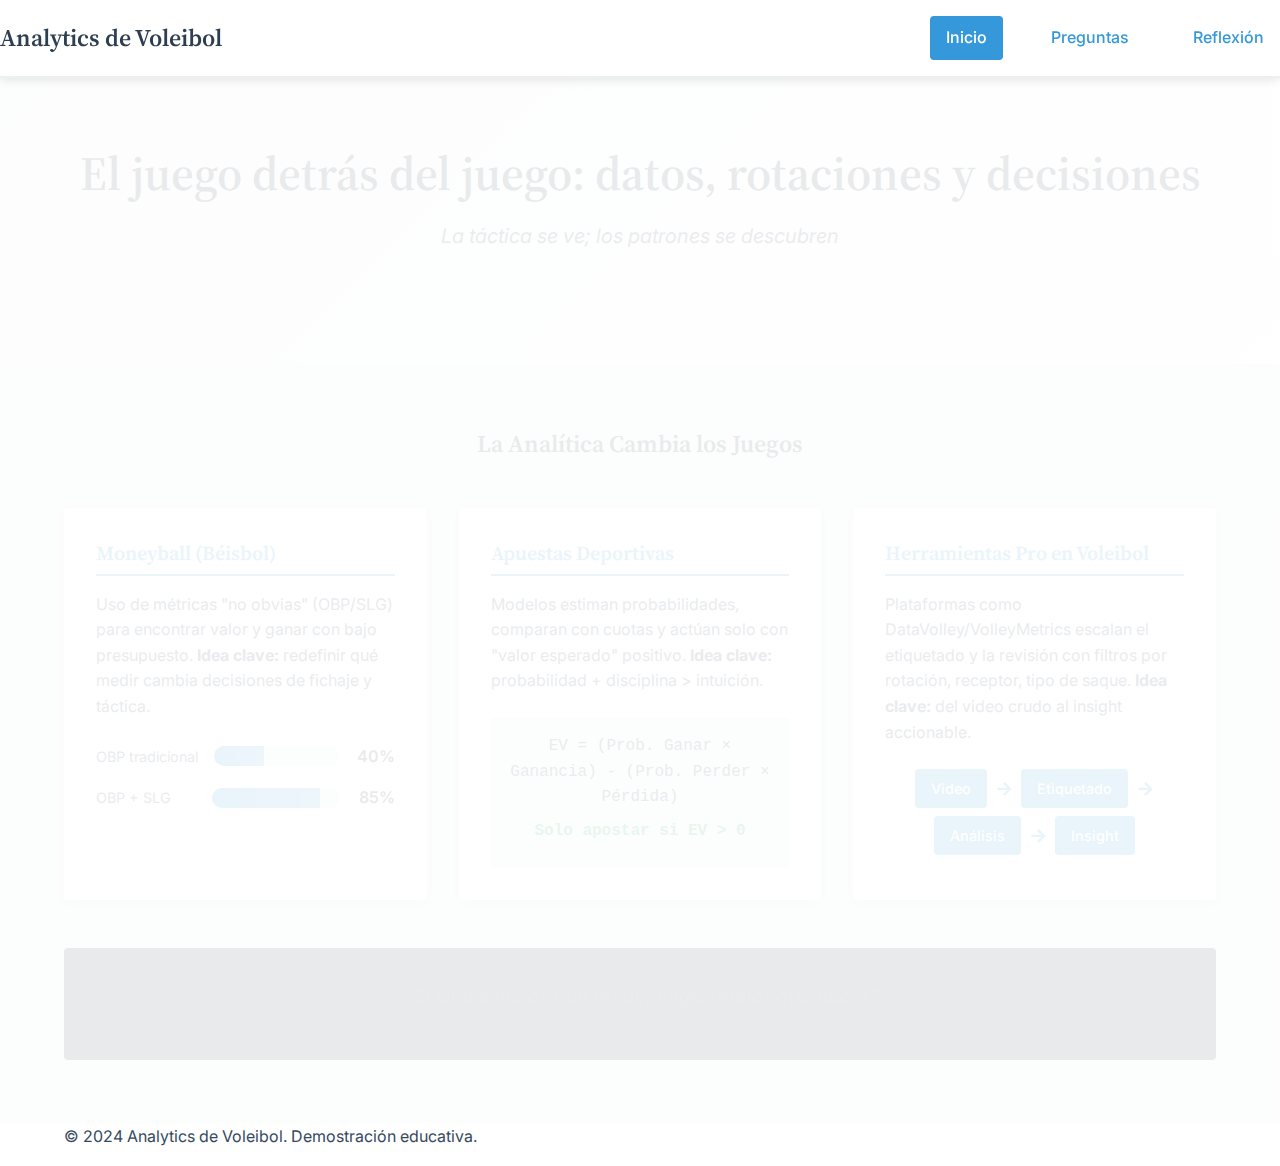
<file: proyecto-2-3-demo/index.html>
<!DOCTYPE html>
<html lang="es">
<head>
    <meta charset="UTF-8">
    <meta name="viewport" content="width=device-width, initial-scale=1.0">
    <title>Analytics de Voleibol - El Juego Detrás del Juego</title>
    <link rel="stylesheet" href="styles.css">
    <meta name="description" content="Analítica de voleibol: rotaciones, saques y decisiones con datos.">
    <meta property="og:title" content="Analytics de Voleibol">
    <meta property="og:description" content="Preguntas clave y workflows con impacto en sets.">
    <meta property="og:type" content="website">
    <meta property="og:locale" content="es_ES">
    <link rel="preconnect" href="https://fonts.googleapis.com">
    <link rel="preconnect" href="https://fonts.gstatic.com" crossorigin>
    <link href="https://fonts.googleapis.com/css2?family=Inter:wght@400;600;700&family=Source+Serif+Pro:wght@400;600&display=swap" rel="stylesheet">
</head>
<body>
    <header class="main-header">
        <nav class="main-nav">
            <div class="nav-brand">
                <h1>Analytics de Voleibol</h1>
            </div>
            <ul class="nav-links">
                <li><a href="index.html" class="active">Inicio</a></li>
                <li><a href="analytics-questions.html">Preguntas</a></li>
                <li><a href="reflection.html">Reflexión</a></li>
            </ul>
        </nav>
    </header>

    <main class="grid">
        <!-- Hero Section -->
        <section class="hero panel">
            <div class="hero-content">
                <h2 class="hero-title">El juego detrás del juego: datos, rotaciones y decisiones</h2>
                <p class="hero-subtitle">La táctica se ve; los patrones se descubren</p>
            </div>
        </section>

        <!-- Analytics Tiles Section -->
        <section class="analytics-tiles panel">
            <div class="container">
                <h3>La Analítica Cambia los Juegos</h3>
                
                <div class="tiles-grid">
                    <div class="tile">
                        <h4>Moneyball (Béisbol)</h4>
                        <p>Uso de métricas "no obvias" (OBP/SLG) para encontrar valor y ganar con bajo presupuesto. <strong>Idea clave:</strong> redefinir qué medir cambia decisiones de fichaje y táctica.</p>
                        <div class="tile-visual">
                            <div class="metric-bar">
                                <span>OBP tradicional</span>
                                <div class="bar"><div class="fill" style="width: 40%"></div></div>
                                <span>40%</span>
                            </div>
                            <div class="metric-bar">
                                <span>OBP + SLG</span>
                                <div class="bar"><div class="fill" style="width: 85%"></div></div>
                                <span>85%</span>
                            </div>
                        </div>
                    </div>
                    
                    <div class="tile">
                        <h4>Apuestas Deportivas</h4>
                        <p>Modelos estiman probabilidades, comparan con cuotas y actúan solo con "valor esperado" positivo. <strong>Idea clave:</strong> probabilidad + disciplina > intuición.</p>
                        <div class="tile-visual">
                            <div class="ev-formula">
                                <p>EV = (Prob. Ganar × Ganancia) - (Prob. Perder × Pérdida)</p>
                                <p class="formula-result">Solo apostar si EV > 0</p>
                            </div>
                        </div>
                    </div>
                    
                    <div class="tile">
                        <h4>Herramientas Pro en Voleibol</h4>
                        <p>Plataformas como DataVolley/VolleyMetrics escalan el etiquetado y la revisión con filtros por rotación, receptor, tipo de saque. <strong>Idea clave:</strong> del video crudo al insight accionable.</p>
                        <div class="tile-visual">
                            <div class="workflow-steps">
                                <div class="step">Video</div>
                                <div class="arrow">→</div>
                                <div class="step">Etiquetado</div>
                                <div class="arrow">→</div>
                                <div class="step">Análisis</div>
                                <div class="arrow">→</div>
                                <div class="step">Insight</div>
                            </div>
                        </div>
                    </div>
                </div>
                
                <div class="takeaway-banner">
                    <p>"Si eliges mejor qué medir, eliges mejor qué hacer"</p>
                </div>
            </div>
        </section>
    </main>

    <footer class="site-footer">
        <div class="container">
            <p>&copy; 2024 Analytics de Voleibol. Demostración educativa.</p>
        </div>
    </footer>

</body>
</html>
</file>
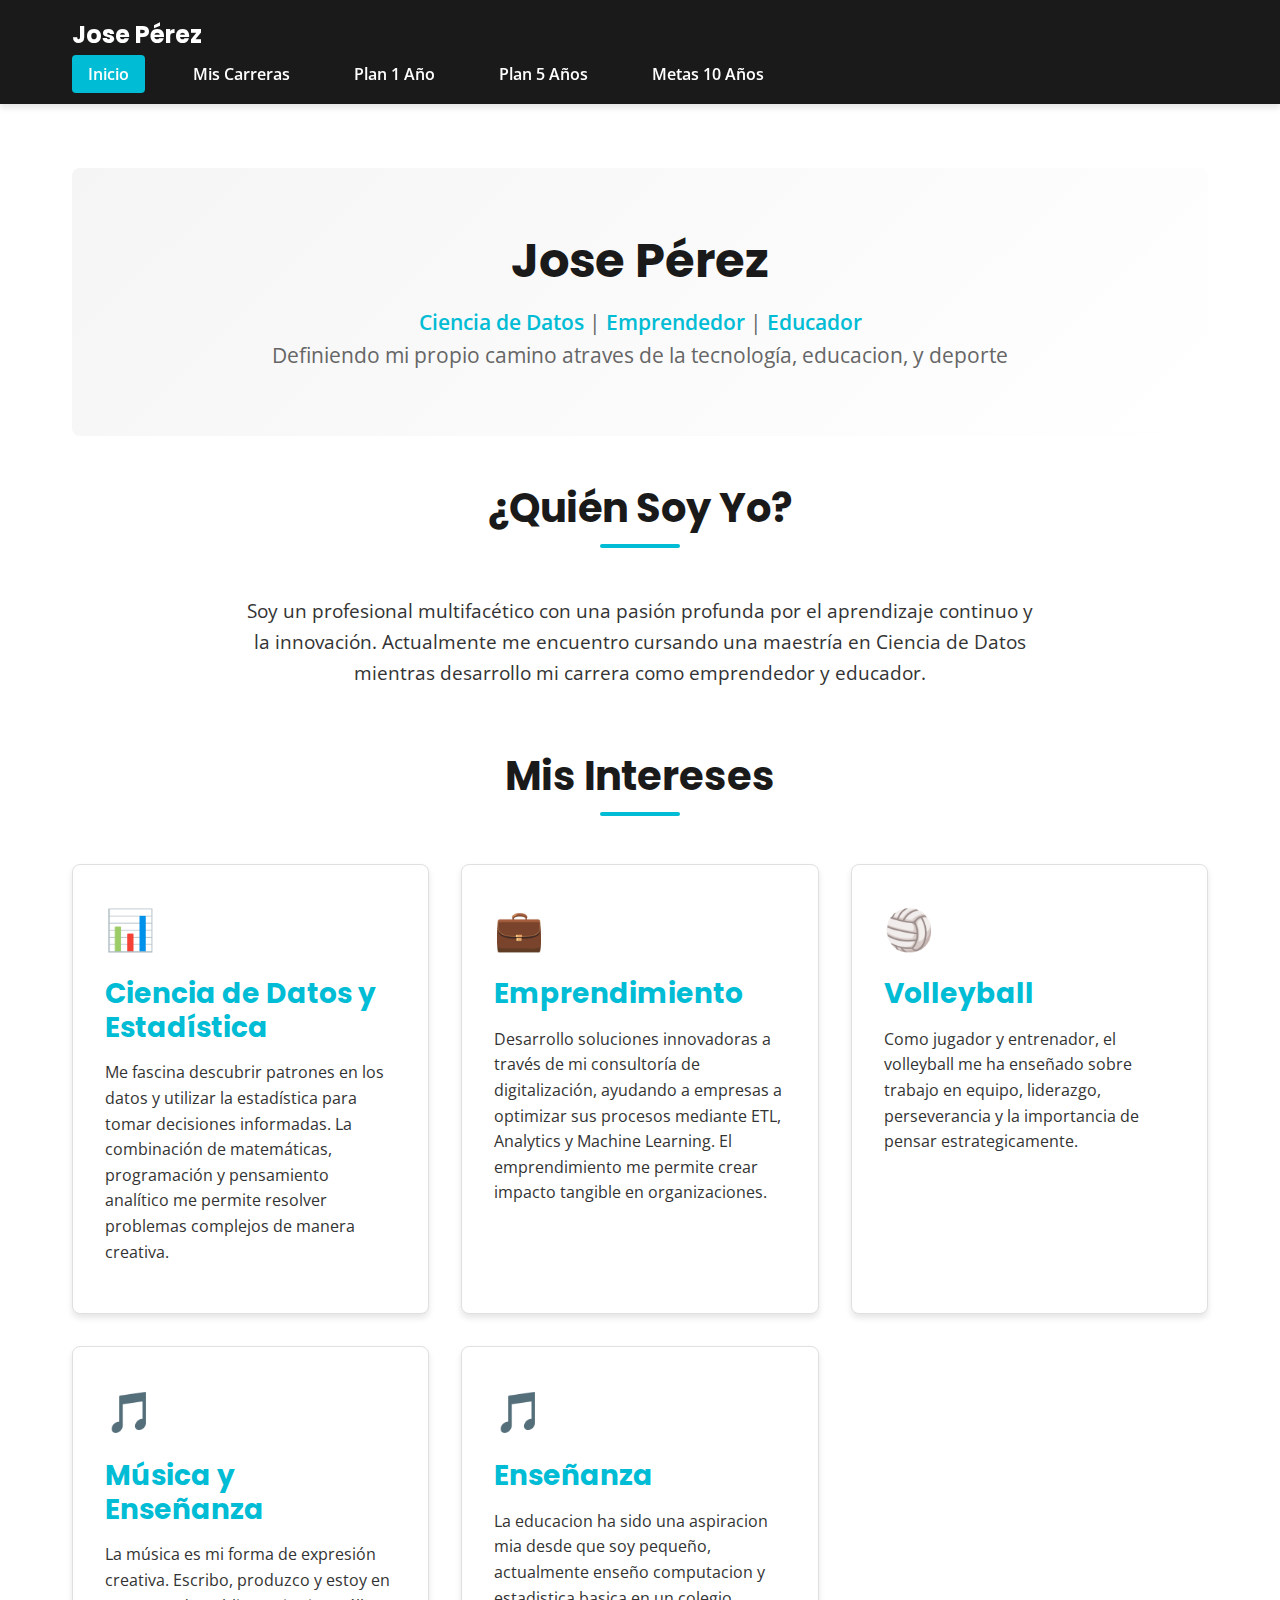
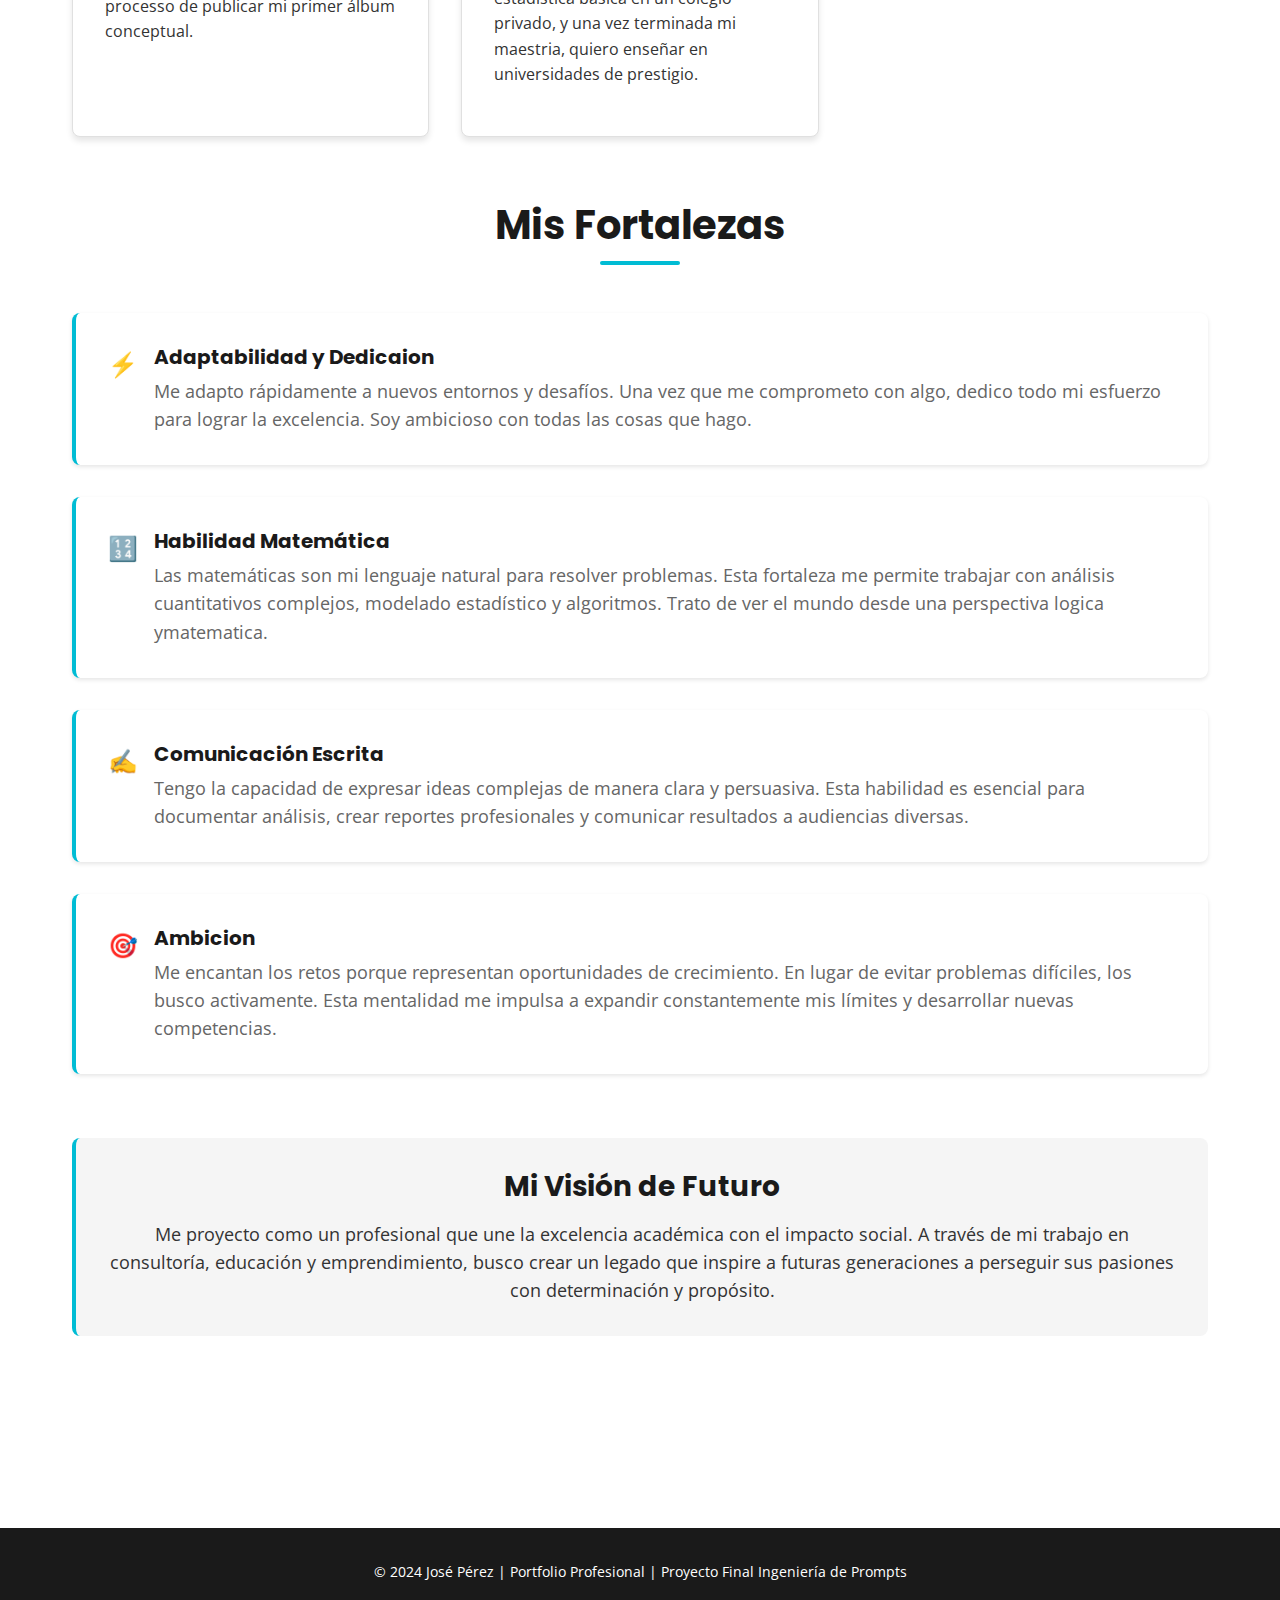
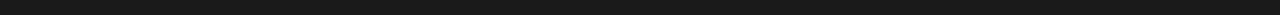
<file: proyecto-final-demo/index.html>
<!DOCTYPE html>
<html lang="es">
<head>
    <meta charset="UTF-8">
    <meta name="viewport" content="width=device-width, initial-scale=1.0">
    <title>José Pérez - Portfolio Profesional</title>
    <link rel="stylesheet" href="style.css">
</head>
<body>
    <!-- Header & Navigation -->
    <header>
        <nav>
            <div class="nav-brand">Jose Pérez</div>
            <ul class="nav-menu">
                <li><a href="index.html" class="active">Inicio</a></li>
                <li><a href="carreras.html">Mis Carreras</a></li>
                <li><a href="plan-1ano.html">Plan 1 Año</a></li>
                <li><a href="plan-5anos.html">Plan 5 Años</a></li>
                <li><a href="plan-10anos.html">Metas 10 Años</a></li>
            </ul>
        </nav>
    </header>

    <!-- Main Content -->
    <main>
        <!-- Hero Section -->
        <section class="hero">
            <div class="container">
                <h1>Jose Pérez</h1>
                <p> <span class="accent-text">Ciencia de Datos</span> | <span class="accent-text">Emprendedor</span> | <span class="accent-text">Educador</span></p>
                <p>Definiendo mi propio camino atraves de la tecnología, educacion, y deporte</p>
            </div>
        </section>

        <!-- Introduction Section -->
        <section class="introduction">
            <h2 class="section-title">¿Quién Soy Yo?</h2>
            <div class="container">
                <p style="text-align: center; max-width: 800px; margin: 0 auto; font-size: 1.2rem;">
                    Soy un profesional multifacético con una pasión profunda por el aprendizaje continuo y la innovación. 
                    Actualmente me encuentro cursando una maestría en Ciencia de Datos mientras desarrollo mi carrera 
                    como emprendedor y educador.
                </p>
            </div>
        </section>

        <!-- Interests Section -->
        <section class="interests">
            <h2 class="section-title">Mis Intereses</h2>
            <div class="cards-grid">
                <div class="card">
                    <span class="card-icon">📊</span>
                    <h3>Ciencia de Datos y Estadística</h3>
                    <p>
                        Me fascina descubrir patrones en los datos y utilizar la estadística para tomar decisiones 
                        informadas. La combinación de matemáticas, programación y pensamiento analítico me permite 
                        resolver problemas complejos de manera creativa.
                    </p>
                </div>

                <div class="card">
                    <span class="card-icon">💼</span>
                    <h3>Emprendimiento</h3>
                    <p>
                        Desarrollo soluciones innovadoras a través de mi consultoría de digitalización, ayudando a 
                        empresas a optimizar sus procesos mediante ETL, Analytics y Machine Learning. El emprendimiento 
                        me permite crear impacto tangible en organizaciones.
                    </p>
                </div>

                <div class="card">
                    <span class="card-icon">🏐</span>
                    <h3>Volleyball</h3>
                    <p>
                        Como jugador y entrenador, el volleyball me ha enseñado sobre trabajo en equipo, liderazgo, 
                        perseverancia y la importancia de pensar estrategicamente.
                    </p>
                </div>

                <div class="card">
                    <span class="card-icon">🎵</span>
                    <h3>Música y Enseñanza</h3>
                    <p>
                        La música es mi forma de expresión creativa. Escribo, produzco y estoy en processo de publicar mi primer 
                        álbum conceptual.
                    </p>
                </div>
                <div class="card">
                    <span class="card-icon">🎵</span>
                    <h3>Enseñanza</h3>
                    <p>
                        La educacion ha sido una aspiracion mia desde que soy pequeño, actualmente enseño computacion y estadistica basica en un colegio privado,
                        y una vez terminada mi maestria, quiero enseñar en universidades de prestigio.
                    </p>
                </div>
            </div>
        </section>

        <!-- Strengths Section -->
        <section class="strengths">
            <h2 class="section-title">Mis Fortalezas</h2>
            <div class="container">
                <ul class="goals-list">
                    <li class="goal-item">
                        <span class="goal-icon">⚡</span>
                        <div class="goal-content">
                            <h4>Adaptabilidad y Dedicaion</h4>
                            <p>
                                Me adapto rápidamente a nuevos entornos y desafíos. Una vez que me comprometo con algo, 
                                dedico todo mi esfuerzo para lograr la excelencia. Soy ambicioso con todas las cosas que hago.
                            </p>
                        </div>
                    </li>

                    <li class="goal-item">
                        <span class="goal-icon">🔢</span>
                        <div class="goal-content">
                            <h4>Habilidad Matemática</h4>
                            <p>
                                Las matemáticas son mi lenguaje natural para resolver problemas. Esta fortaleza me permite 
                                trabajar con análisis cuantitativos complejos, modelado estadístico y algoritmos.
                                Trato de ver el mundo desde una perspectiva logica ymatematica.
                            </p>
                        </div>
                    </li>

                    <li class="goal-item">
                        <span class="goal-icon">✍️</span>
                        <div class="goal-content">
                            <h4>Comunicación Escrita</h4>
                            <p>
                                Tengo la capacidad de expresar ideas complejas de manera clara y persuasiva. Esta habilidad 
                                es esencial para documentar análisis, crear reportes profesionales y comunicar resultados 
                                a audiencias diversas.
                            </p>
                        </div>
                    </li>

                    <li class="goal-item">
                        <span class="goal-icon">🎯</span>
                        <div class="goal-content">
                            <h4>Ambicion</h4>
                            <p>
                                Me encantan los retos porque representan oportunidades de crecimiento. En lugar de evitar 
                                problemas difíciles, los busco activamente. Esta mentalidad me impulsa a expandir 
                                constantemente mis límites y desarrollar nuevas competencias.
                            </p>
                        </div>
                    </li>
                </ul>
            </div>
        </section>

        <!-- Vision Section -->
        <section class="vision">
            <div class="info-box">
                <h3 class="text-center">Mi Visión de Futuro</h3>
                <p style="text-align: center; font-size: 1.1rem;">
                    Me proyecto como un profesional que une la excelencia académica con el impacto social. A través de mi 
                    trabajo en consultoría, educación y emprendimiento, busco crear un legado que inspire a 
                    futuras generaciones a perseguir sus pasiones con determinación y propósito.
                </p>
            </div>
        </section>
    </main>

    <!-- Footer -->
    <footer>
        <p>&copy; 2024 José Pérez | Portfolio Profesional | Proyecto Final Ingeniería de Prompts</p>
    </footer>
</body>
</html>
</file>
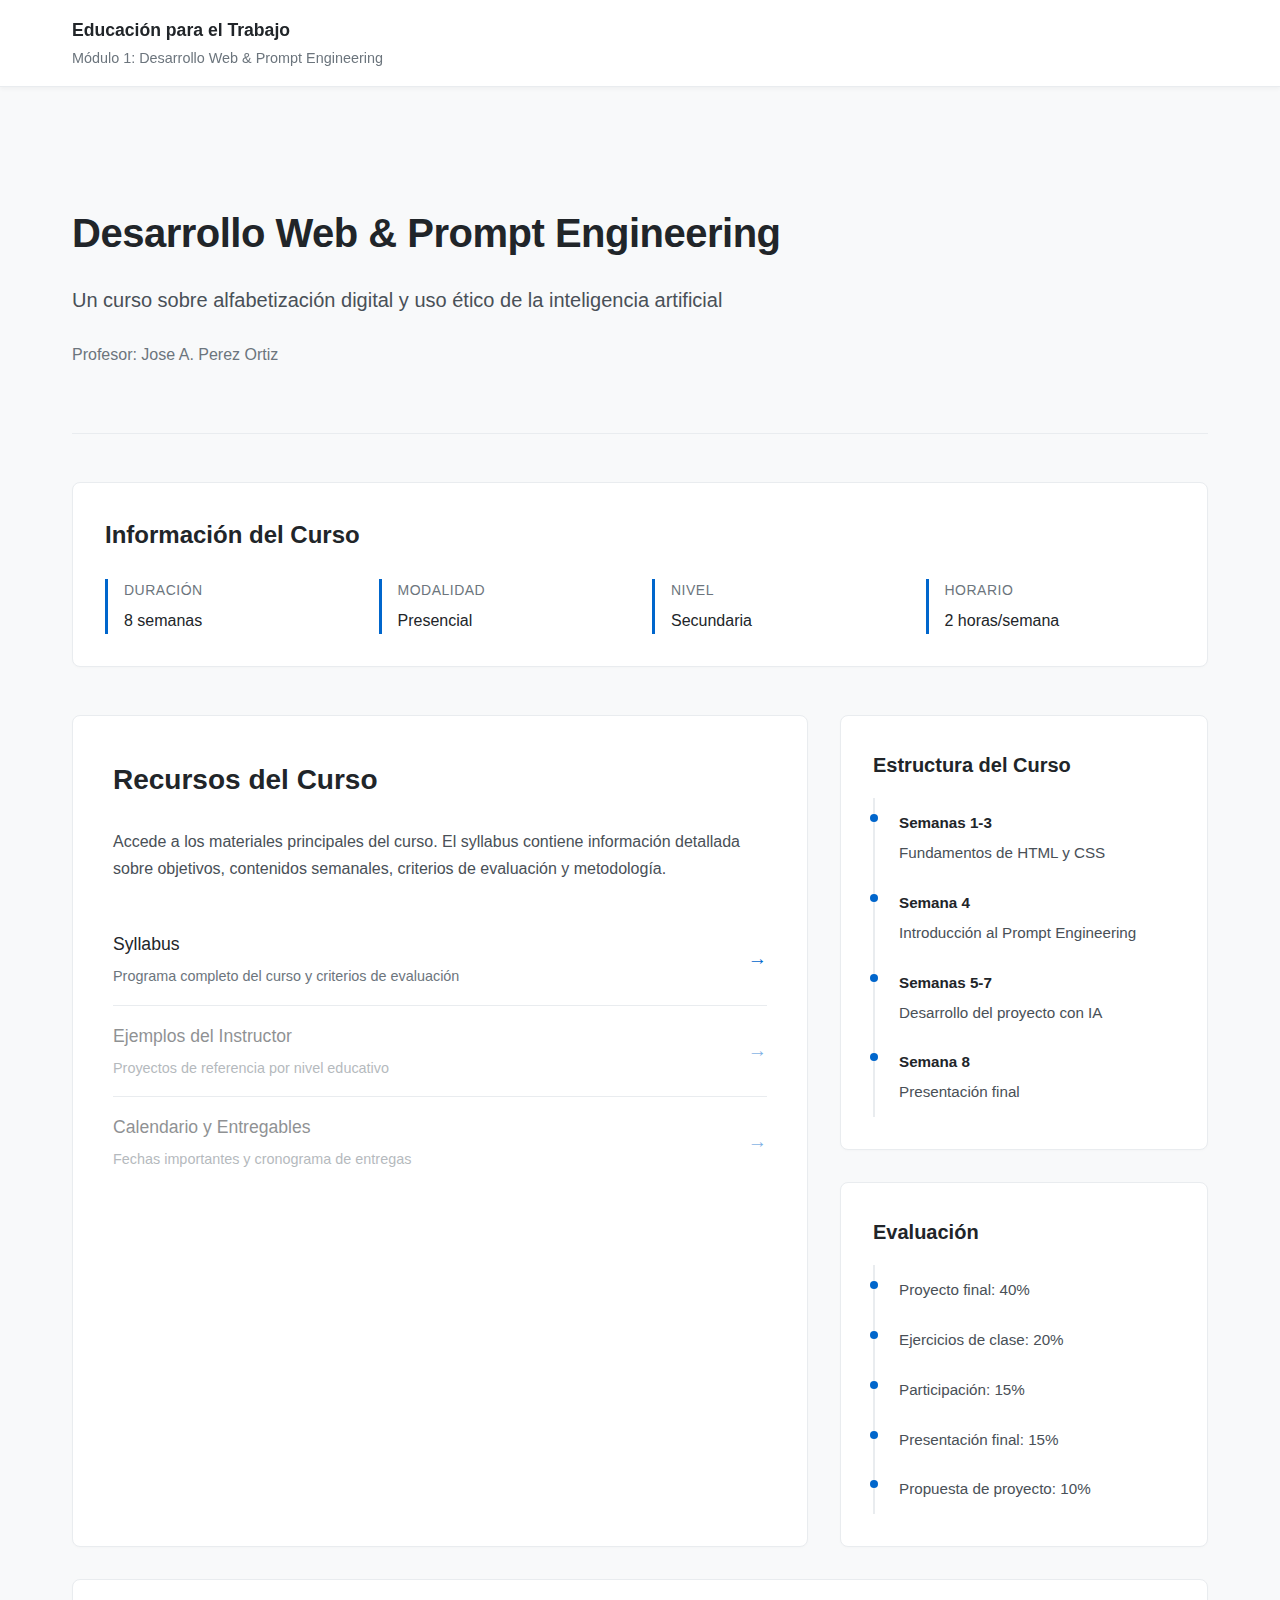
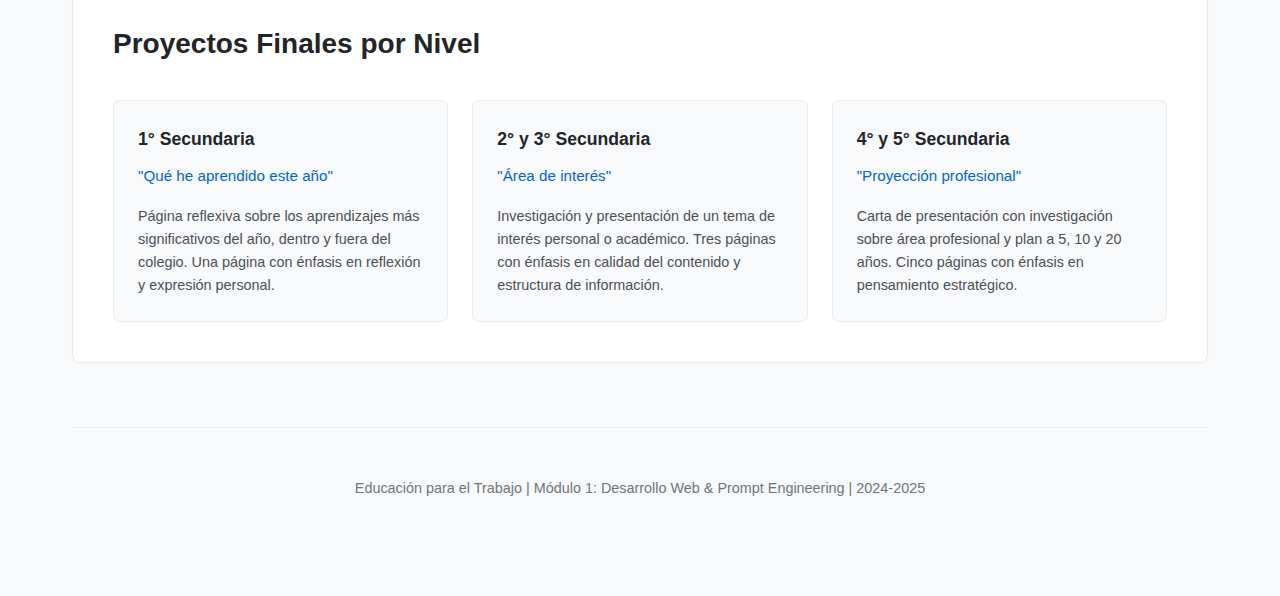
<file: Pagina_de_modulo/Modulo1.html>
<!DOCTYPE html>
<html lang="es">
<head>
    <meta charset="UTF-8">
    <meta name="viewport" content="width=device-width, initial-scale=1.0">
    <title>Desarrollo Web & Prompt Engineering</title>
    <style>
        * {
            margin: 0;
            padding: 0;
            box-sizing: border-box;
        }

        body {
            font-family: -apple-system, BlinkMacSystemFont, 'Segoe UI', 'Helvetica Neue', Arial, sans-serif;
            background: #f8f9fa;
            color: #212529;
            line-height: 1.7;
            min-height: 100vh;
        }

        .nav-bar {
            background: #ffffff;
            border-bottom: 1px solid #e9ecef;
            padding: 1rem 0;
            position: sticky;
            top: 0;
            z-index: 100;
            box-shadow: 0 2px 4px rgba(0,0,0,0.04);
        }

        .nav-container {
            max-width: 1200px;
            margin: 0 auto;
            padding: 0 2rem;
            display: flex;
            justify-content: space-between;
            align-items: center;
        }

        .nav-title {
            font-size: 1.1rem;
            font-weight: 600;
            color: #212529;
        }

        .nav-subtitle {
            font-size: 0.9rem;
            color: #6c757d;
            font-weight: 400;
        }

        .container {
            max-width: 1200px;
            margin: 0 auto;
            padding: 3rem 2rem;
        }

        header {
            padding: 4rem 0;
            border-bottom: 1px solid #e9ecef;
            margin-bottom: 3rem;
        }

        h1 {
            font-size: 2.5rem;
            margin-bottom: 1rem;
            font-weight: 600;
            color: #212529;
            letter-spacing: -0.5px;
        }

        .subtitle {
            font-size: 1.25rem;
            color: #495057;
            margin-bottom: 0.5rem;
            font-weight: 400;
        }

        .instructor {
            font-size: 1rem;
            color: #6c757d;
            margin-top: 1.5rem;
        }

        .info-section {
            background: #ffffff;
            padding: 2rem;
            border-radius: 8px;
            margin: 2rem 0;
            border: 1px solid #e9ecef;
            box-shadow: 0 1px 3px rgba(0,0,0,0.02);
        }

        .info-section h2 {
            font-size: 1.5rem;
            margin-bottom: 1.5rem;
            font-weight: 600;
            color: #212529;
        }

        .info-grid {
            display: grid;
            grid-template-columns: repeat(auto-fit, minmax(150px, 1fr));
            gap: 1.5rem;
        }

        .info-item {
            border-left: 3px solid #0066cc;
            padding-left: 1rem;
        }

        .info-label {
            font-size: 0.875rem;
            color: #6c757d;
            text-transform: uppercase;
            letter-spacing: 0.5px;
            margin-bottom: 0.25rem;
            font-weight: 500;
        }

        .info-value {
            font-size: 1rem;
            color: #212529;
            font-weight: 500;
        }

        .main-content {
            display: grid;
            grid-template-columns: 2fr 1fr;
            gap: 2rem;
            margin-top: 3rem;
        }

        .primary-section {
            background: #ffffff;
            padding: 2.5rem;
            border-radius: 8px;
            border: 1px solid #e9ecef;
            box-shadow: 0 1px 3px rgba(0,0,0,0.02);
        }

        .primary-section h2 {
            font-size: 1.75rem;
            margin-bottom: 1.5rem;
            font-weight: 600;
            color: #212529;
        }

        .description {
            color: #495057;
            margin-bottom: 2rem;
            font-size: 1rem;
        }

        .resources-list {
            list-style: none;
        }

        .resources-list li {
            padding: 1rem 0;
            border-bottom: 1px solid #e9ecef;
        }

        .resources-list li:last-child {
            border-bottom: none;
        }

        .resource-link {
            display: flex;
            justify-content: space-between;
            align-items: center;
            text-decoration: none;
            color: #212529;
            transition: color 0.2s ease;
        }

        .resource-link:hover {
            color: #0066cc;
        }

        .resource-link:hover .arrow {
            transform: translateX(4px);
        }

        .resource-title {
            font-weight: 500;
            font-size: 1.1rem;
        }

        .resource-desc {
            font-size: 0.9rem;
            color: #6c757d;
            margin-top: 0.25rem;
        }

        .arrow {
            color: #0066cc;
            transition: transform 0.2s ease;
            font-size: 1.2rem;
        }

        .disabled {
            opacity: 0.5;
            cursor: not-allowed;
        }

        .disabled:hover {
            color: #212529;
        }

        .disabled .arrow {
            transform: none !important;
        }

        .sidebar {
            display: flex;
            flex-direction: column;
            gap: 2rem;
        }

        .sidebar-section {
            background: #ffffff;
            padding: 2rem;
            border-radius: 8px;
            border: 1px solid #e9ecef;
            box-shadow: 0 1px 3px rgba(0,0,0,0.02);
        }

        .sidebar-section h3 {
            font-size: 1.25rem;
            margin-bottom: 1rem;
            font-weight: 600;
            color: #212529;
        }

        .timeline {
            list-style: none;
        }

        .timeline li {
            padding: 0.75rem 0;
            padding-left: 1.5rem;
            border-left: 2px solid #e9ecef;
            position: relative;
            font-size: 0.95rem;
            color: #495057;
        }

        .timeline li::before {
            content: '';
            position: absolute;
            left: -5px;
            top: 1rem;
            width: 8px;
            height: 8px;
            background: #0066cc;
            border-radius: 50%;
        }

        .timeline strong {
            color: #212529;
            display: block;
            margin-bottom: 0.25rem;
        }

        .projects-section {
            background: #ffffff;
            padding: 2.5rem;
            border-radius: 8px;
            margin-top: 2rem;
            border: 1px solid #e9ecef;
            box-shadow: 0 1px 3px rgba(0,0,0,0.02);
        }

        .projects-section h2 {
            font-size: 1.75rem;
            margin-bottom: 2rem;
            font-weight: 600;
            color: #212529;
        }

        .project-grid {
            display: grid;
            grid-template-columns: repeat(auto-fit, minmax(280px, 1fr));
            gap: 1.5rem;
        }

        .project-card {
            padding: 1.5rem;
            border: 1px solid #e9ecef;
            border-radius: 6px;
            background: #f8f9fa;
        }

        .project-card h3 {
            font-size: 1.1rem;
            margin-bottom: 0.5rem;
            color: #212529;
            font-weight: 600;
        }

        .project-card .project-name {
            color: #0066cc;
            font-size: 0.95rem;
            margin-bottom: 1rem;
            font-weight: 500;
        }

        .project-card p {
            font-size: 0.9rem;
            color: #495057;
            line-height: 1.6;
        }

        footer {
            text-align: center;
            padding: 3rem 2rem;
            margin-top: 4rem;
            border-top: 1px solid #e9ecef;
            color: #6c757d;
            font-size: 0.9rem;
        }

        @media (max-width: 968px) {
            .main-content {
                grid-template-columns: 1fr;
            }

            h1 {
                font-size: 2rem;
            }

            .nav-container {
                flex-direction: column;
                align-items: flex-start;
                gap: 0.5rem;
            }
        }
    </style>
</head>
<body>
    <nav class="nav-bar">
        <div class="nav-container">
            <div>
                <div class="nav-title">Educación para el Trabajo</div>
                <div class="nav-subtitle">Módulo 1: Desarrollo Web & Prompt Engineering</div>
            </div>
        </div>
    </nav>

    <div class="container">
        <header>
            <h1>Desarrollo Web & Prompt Engineering</h1>
            <p class="subtitle">Un curso sobre alfabetización digital y uso ético de la inteligencia artificial</p>
            <p class="instructor">Profesor: Jose A. Perez Ortiz</p>
        </header>

        <div class="info-section">
            <h2>Información del Curso</h2>
            <div class="info-grid">
                <div class="info-item">
                    <div class="info-label">Duración</div>
                    <div class="info-value">8 semanas</div>
                </div>
                <div class="info-item">
                    <div class="info-label">Modalidad</div>
                    <div class="info-value">Presencial</div>
                </div>
                <div class="info-item">
                    <div class="info-label">Nivel</div>
                    <div class="info-value">Secundaria</div>
                </div>
                <div class="info-item">
                    <div class="info-label">Horario</div>
                    <div class="info-value">2 horas/semana</div>
                </div>
            </div>
        </div>

        <div class="main-content">
            <div class="primary-section">
                <h2>Recursos del Curso</h2>
                <p class="description">
                    Accede a los materiales principales del curso. El syllabus contiene información detallada sobre objetivos, contenidos semanales, criterios de evaluación y metodología.
                </p>
                <ul class="resources-list">
                    <li>
                        <a href="Syllabus.pdf" class="resource-link" target="_blank">
                            <div>
                                <div class="resource-title">Syllabus</div>
                                <div class="resource-desc">Programa completo del curso y criterios de evaluación</div>
                            </div>
                            <span class="arrow">→</span>
                        </a>
                    </li>
                    <li>
                        <a href="#" class="resource-link disabled">
                            <div>
                                <div class="resource-title">Ejemplos del Instructor</div>
                                <div class="resource-desc">Proyectos de referencia por nivel educativo</div>
                            </div>
                            <span class="arrow">→</span>
                        </a>
                    </li>
                    <li>
                        <a href="#" class="resource-link disabled">
                            <div>
                                <div class="resource-title">Calendario y Entregables</div>
                                <div class="resource-desc">Fechas importantes y cronograma de entregas</div>
                            </div>
                            <span class="arrow">→</span>
                        </a>
                    </li>
                </ul>
            </div>

            <aside class="sidebar">
                <div class="sidebar-section">
                    <h3>Estructura del Curso</h3>
                    <ul class="timeline">
                        <li>
                            <strong>Semanas 1-3</strong>
                            Fundamentos de HTML y CSS
                        </li>
                        <li>
                            <strong>Semana 4</strong>
                            Introducción al Prompt Engineering
                        </li>
                        <li>
                            <strong>Semanas 5-7</strong>
                            Desarrollo del proyecto con IA
                        </li>
                        <li>
                            <strong>Semana 8</strong>
                            Presentación final
                        </li>
                    </ul>
                </div>

                <div class="sidebar-section">
                    <h3>Evaluación</h3>
                    <ul class="timeline">
                        <li>Proyecto final: 40%</li>
                        <li>Ejercicios de clase: 20%</li>
                        <li>Participación: 15%</li>
                        <li>Presentación final: 15%</li>
                        <li>Propuesta de proyecto: 10%</li>
                    </ul>
                </div>
            </aside>
        </div>

        <div class="projects-section">
            <h2>Proyectos Finales por Nivel</h2>
            <div class="project-grid">
                <div class="project-card">
                    <h3>1° Secundaria</h3>
                    <div class="project-name">"Qué he aprendido este año"</div>
                    <p>Página reflexiva sobre los aprendizajes más significativos del año, dentro y fuera del colegio. Una página con énfasis en reflexión y expresión personal.</p>
                </div>

                <div class="project-card">
                    <h3>2° y 3° Secundaria</h3>
                    <div class="project-name">"Área de interés"</div>
                    <p>Investigación y presentación de un tema de interés personal o académico. Tres páginas con énfasis en calidad del contenido y estructura de información.</p>
                </div>

                <div class="project-card">
                    <h3>4° y 5° Secundaria</h3>
                    <div class="project-name">"Proyección profesional"</div>
                    <p>Carta de presentación con investigación sobre área profesional y plan a 5, 10 y 20 años. Cinco páginas con énfasis en pensamiento estratégico.</p>
                </div>
            </div>
        </div>

        <footer>
            <p>Educación para el Trabajo | Módulo 1: Desarrollo Web & Prompt Engineering | 2024-2025</p>
        </footer>
    </div>
</body>
</html>
</file>
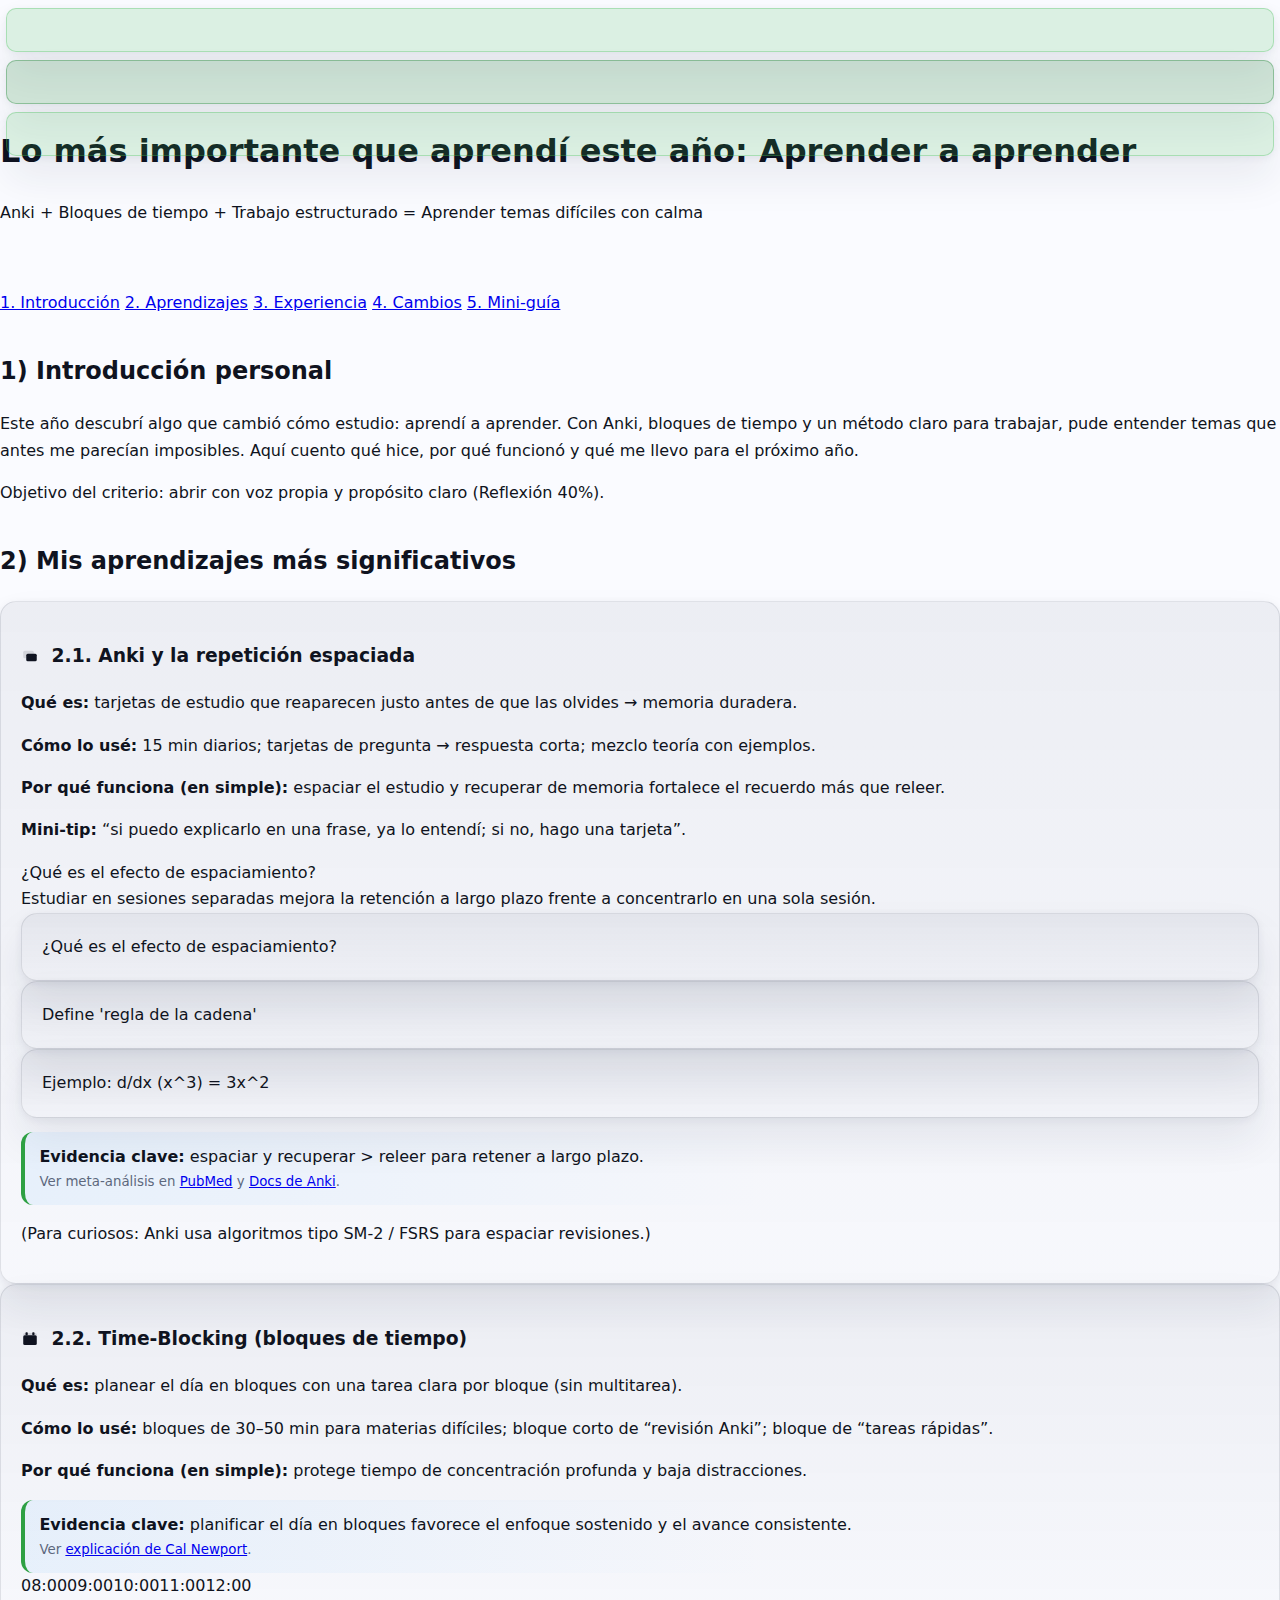
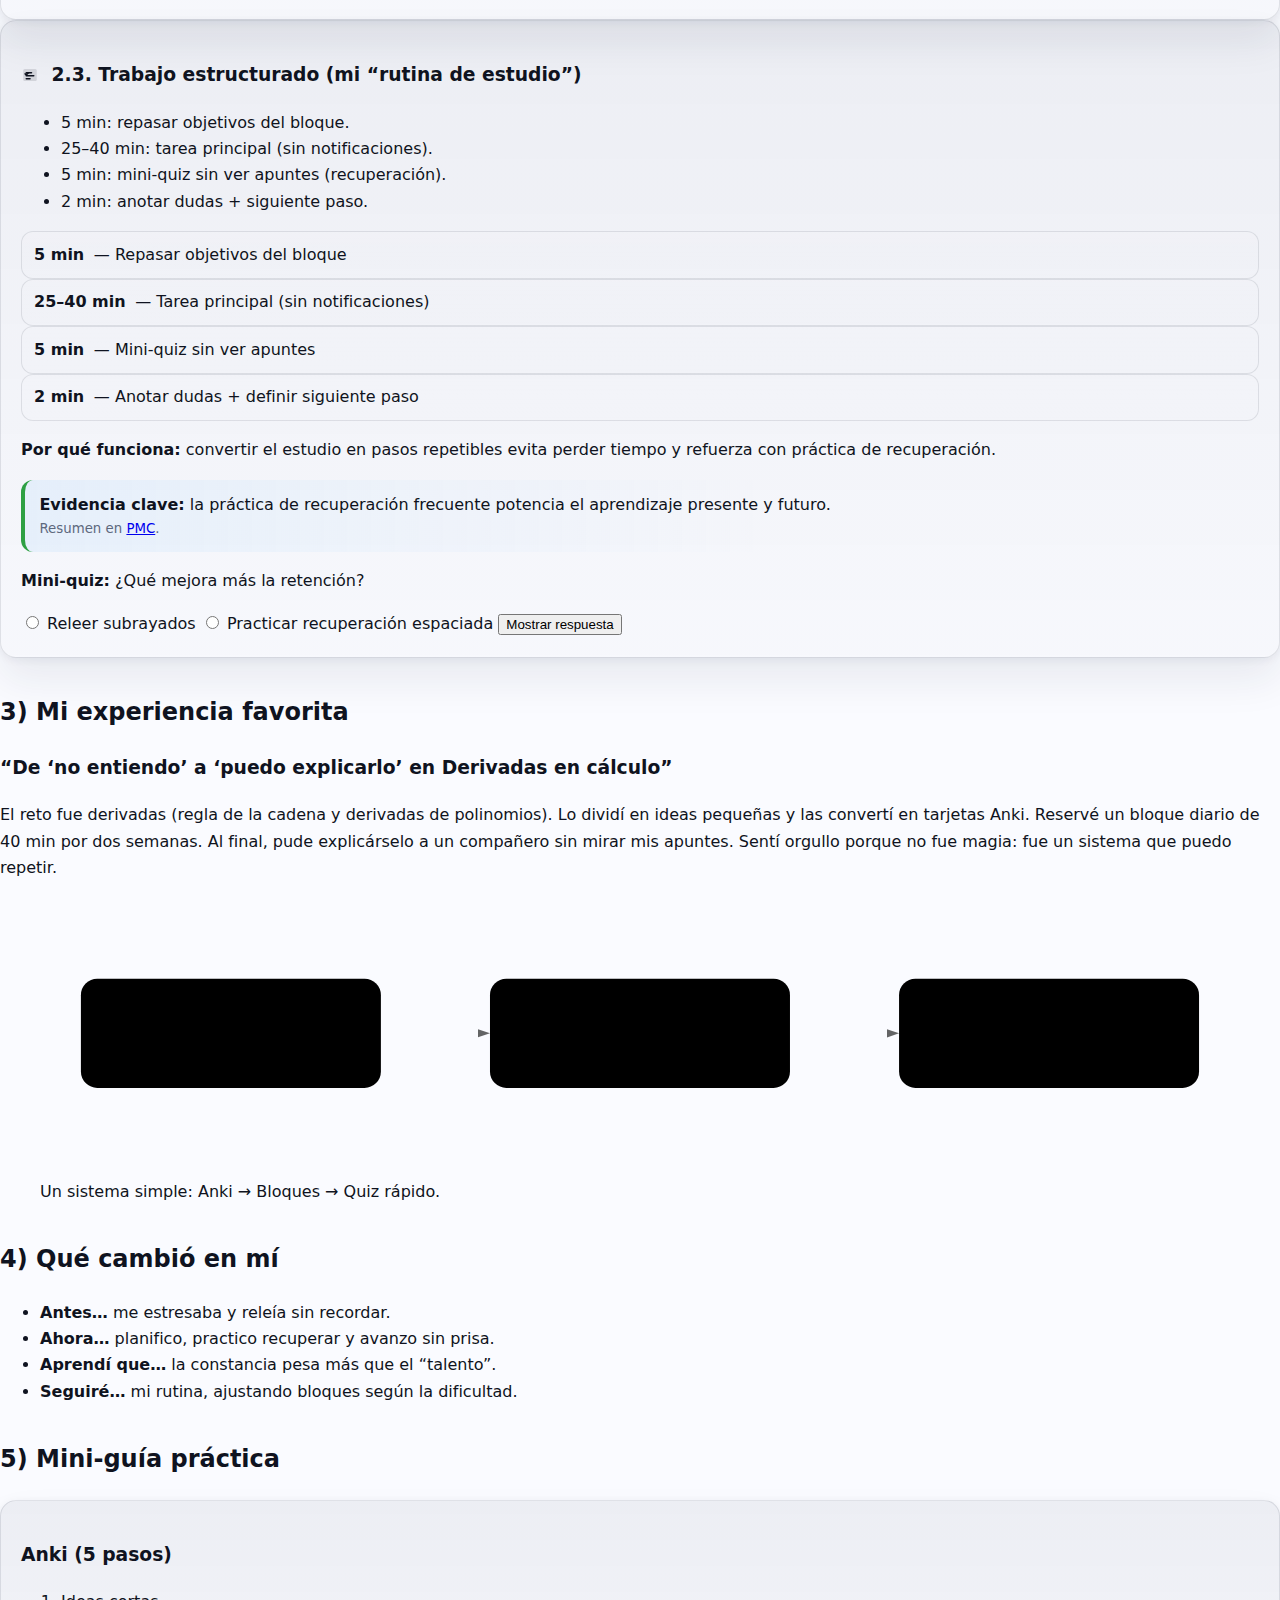
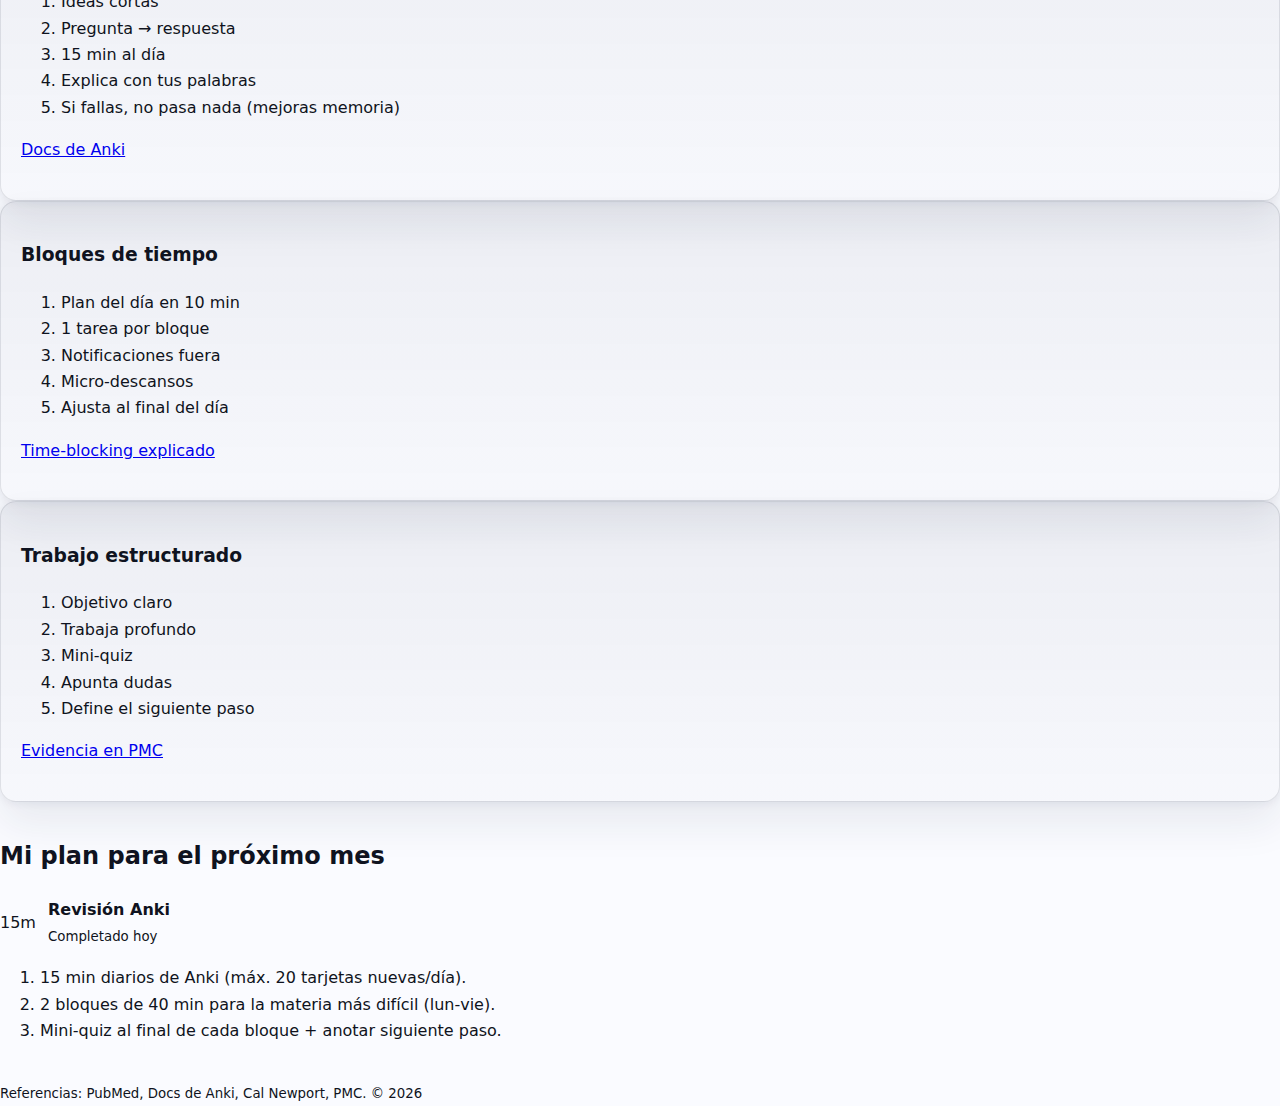
<file: proyecto-1ro-demo/reflexion-aprender.html>
<!doctype html>
<html lang="es">
  <head>
    <meta charset="utf-8">
    <meta name="viewport" content="width=device-width, initial-scale=1">
    <title>Aprender a aprender — Reflexión</title>
    <meta name="description" content="Reflexión sobre cómo aprendí a aprender: Anki, bloques de tiempo y trabajo estructurado para avanzar con calma en temas difíciles.">
    <link rel="stylesheet" href="styles.css">
  </head>
  <body>
    <a class="skip-link" href="#contenido">Saltar al contenido</a>

    <header class="page-header hero">
      <div class="container">
        <h1 class="page-title">Lo más importante que aprendí este año: Aprender a aprender</h1>
        <p class="subtitle">Anki + Bloques de tiempo + Trabajo estructurado = Aprender temas difíciles con calma</p>
      </div>
      <div class="hero-wave"></div>
    </header>

    <nav class="subnav" aria-label="Navegación de secciones">
      <div class="container subnav-inner">
        <a href="#introduccion">1. Introducción</a>
        <a href="#aprendizajes">2. Aprendizajes</a>
        <a href="#experiencia">3. Experiencia</a>
        <a href="#cambios">4. Cambios</a>
        <a href="#mini-guia">5. Mini‑guía</a>
      </div>
    </nav>

    <main id="contenido" class="container">
      <section id="introduccion" class="section intro">
        <h2 class="section-title">1) Introducción personal</h2>
        <p>
          Este año descubrí algo que cambió cómo estudio: aprendí a aprender. Con Anki, bloques de tiempo y un método
          claro para trabajar, pude entender temas que antes me parecían imposibles. Aquí cuento qué hice, por qué
          funcionó y qué me llevo para el próximo año.
        </p>
        <p class="objective-note">Objetivo del criterio: abrir con voz propia y propósito claro (Reflexión 40%).</p>
      </section>

      <div class="section-divider" aria-hidden="true"></div>

      <section id="aprendizajes" class="section learnings">
        <h2 class="section-title">2) Mis aprendizajes más significativos</h2>

        <article class="card">
          <h3>
            <svg width="18" height="18" viewBox="0 0 24 24" aria-hidden="true" style="vertical-align:-3px;margin-right:6px">
              <rect x="3" y="5" width="14" height="10" rx="2" fill="currentColor" opacity="0.12"></rect>
              <rect x="7" y="9" width="14" height="10" rx="2" fill="currentColor"></rect>
            </svg>
            2.1. Anki y la repetición espaciada
          </h3>
          <p><strong>Qué es:</strong> tarjetas de estudio que reaparecen justo antes de que las olvides → memoria duradera.</p>
          <p><strong>Cómo lo usé:</strong> 15&nbsp;min diarios; tarjetas de pregunta → respuesta corta; mezclo teoría con ejemplos.</p>
          <p><strong>Por qué funciona (en simple):</strong> espaciar el estudio y recuperar de memoria fortalece el recuerdo más que releer.</p>
          <p class="mini-tip"><strong>Mini‑tip:</strong> “si puedo explicarlo en una frase, ya lo entendí; si no, hago una tarjeta”.</p>
          <div class="flashcard" role="button" aria-label="Tarjeta: mostrar respuesta" tabindex="0">
            <div class="flashcard-inner">
              <div class="front">¿Qué es el efecto de espaciamiento?</div>
              <div class="back">Estudiar en sesiones separadas mejora la retención a largo plazo frente a concentrarlo en una sola sesión.</div>
            </div>
          </div>
          <div class="visual flash-stack" aria-label="Tarjetas apiladas de Anki, pregunta arriba">
            <div class="card">¿Qué es el efecto de espaciamiento?</div>
            <div class="card">Define 'regla de la cadena'</div>
            <div class="card">Ejemplo: d/dx (x^3) = 3x^2</div>
          </div>
          <div class="callout">
            <strong>Evidencia clave:</strong> espaciar y recuperar &gt; releer para retener a largo plazo.
            <br><small>Ver meta‑análisis en <a href="https://pubmed.ncbi.nlm.nih.gov/?term=spacing+effect+meta+analysis" target="_blank" rel="noopener noreferrer">PubMed</a> y <a href="https://docs.ankiweb.net/background.html#spaced-repetition" target="_blank" rel="noopener noreferrer">Docs de Anki</a>.</small>
          </div>
          <p class="for-curious">(Para curiosos: Anki usa algoritmos tipo SM‑2 / FSRS para espaciar revisiones.)</p>
        </article>

        <article class="card">
          <h3>
            <svg width="18" height="18" viewBox="0 0 24 24" aria-hidden="true" style="vertical-align:-3px;margin-right:6px">
              <rect x="3" y="4" width="18" height="16" rx="2" fill="currentColor" opacity="0.12"></rect>
              <rect x="3" y="7" width="18" height="13" rx="2" fill="currentColor"></rect>
              <rect x="6" y="3" width="3" height="4" rx="1" fill="currentColor"></rect>
              <rect x="15" y="3" width="3" height="4" rx="1" fill="currentColor"></rect>
            </svg>
            2.2. Time‑Blocking (bloques de tiempo)
          </h3>
          <p><strong>Qué es:</strong> planear el día en bloques con una tarea clara por bloque (sin multitarea).</p>
          <p><strong>Cómo lo usé:</strong> bloques de 30–50&nbsp;min para materias difíciles; bloque corto de “revisión Anki”; bloque de “tareas rápidas”.</p>
          <p><strong>Por qué funciona (en simple):</strong> protege tiempo de concentración profunda y baja distracciones.</p>
          <div class="callout">
            <strong>Evidencia clave:</strong> planificar el día en bloques favorece el enfoque sostenido y el avance consistente.
            <br><small>Ver <a href="https://www.calnewport.com/blog/2020/08/27/time-block-planning-explained/" target="_blank" rel="noopener noreferrer">explicación de Cal Newport</a>.</small>
          </div>
          <div class="visual schedule" aria-label="Bloques de tiempo de estudio en el día">
            <div class="hours">
              <span>08:00</span><span>09:00</span><span>10:00</span><span>11:00</span><span>12:00</span>
            </div>
            <div class="blocks">
              <div class="block" style="top:8px; height:44px;"></div>
              <div class="block deep" style="top:60px; height:44px;"></div>
              <div class="block" style="top:112px; height:44px;"></div>
            </div>
          </div>
        </article>

        <article class="card">
          <h3>
            <svg width="18" height="18" viewBox="0 0 24 24" aria-hidden="true" style="vertical-align:-3px;margin-right:6px">
              <rect x="3" y="4" width="18" height="16" rx="2" fill="currentColor" opacity="0.12"></rect>
              <path d="M7 9h7" stroke="currentColor" stroke-width="2" stroke-linecap="round"></path>
              <path d="M7 13h10" stroke="currentColor" stroke-width="2" stroke-linecap="round"></path>
              <path d="M7 17h5" stroke="currentColor" stroke-width="2" stroke-linecap="round"></path>
              <path d="M5.5 10.5l1.5 1.5 3-3" stroke="currentColor" stroke-width="2" stroke-linecap="round" stroke-linejoin="round"></path>
            </svg>
            2.3. Trabajo estructurado (mi “rutina de estudio”)
          </h3>
          <ul class="checklist">
            <li>5&nbsp;min: repasar objetivos del bloque.</li>
            <li>25–40&nbsp;min: tarea principal (sin notificaciones).</li>
            <li>5&nbsp;min: mini‑quiz sin ver apuntes (recuperación).</li>
            <li>2&nbsp;min: anotar dudas + siguiente paso.</li>
          </ul>
          <div class="visual timeline" aria-label="Rutina de estudio en pasos">
            <div class="step"><strong>5 min</strong> — Repasar objetivos del bloque</div>
            <div class="step"><strong>25–40 min</strong> — Tarea principal (sin notificaciones)</div>
            <div class="step"><strong>5 min</strong> — Mini‑quiz sin ver apuntes</div>
            <div class="step"><strong>2 min</strong> — Anotar dudas + definir siguiente paso</div>
          </div>
          <p><strong>Por qué funciona:</strong> convertir el estudio en pasos repetibles evita perder tiempo y refuerza con práctica de recuperación.</p>
          <div class="callout">
            <strong>Evidencia clave:</strong> la práctica de recuperación frecuente potencia el aprendizaje presente y futuro.
            <br><small>Resumen en <a href="https://www.ncbi.nlm.nih.gov/pmc/articles/PMC2907136/" target="_blank" rel="noopener noreferrer">PMC</a>.</small>
          </div>
          <div class="quiz">
            <p><strong>Mini‑quiz:</strong> ¿Qué mejora más la retención?</p>
            <label><input type="radio" name="q1"> Releer subrayados</label>
            <label><input type="radio" name="q1" data-correct="1"> Practicar recuperación espaciada</label>
            <button type="button" class="reveal">Mostrar respuesta</button>
            <p class="feedback" hidden>Correcto: la práctica de recuperación espaciada.</p>
          </div>
        </article>
      </section>

      <div class="section-divider" aria-hidden="true"></div>

      <section id="experiencia" class="section experience">
        <h2 class="section-title">3) Mi experiencia favorita</h2>
        <h3 class="story-title">“De ‘no entiendo’ a ‘puedo explicarlo’ en Derivadas en cálculo”</h3>
        <p>
          El reto fue derivadas (regla de la cadena y derivadas de polinomios). Lo dividí en ideas pequeñas y las convertí en tarjetas Anki. Reservé un bloque diario de 40&nbsp;min por dos semanas.
          Al final, pude explicárselo a un compañero sin mirar mis apuntes. Sentí orgullo porque no fue magia: fue un sistema que puedo repetir.
        </p>

        <figure class="diagram">
          <svg viewBox="0 0 880 200" role="img" aria-labelledby="diagramTitle diagramDesc" xmlns="http://www.w3.org/2000/svg">
            <title id="diagramTitle">Diagrama del flujo de estudio</title>
            <desc id="diagramDesc">Tres cajas conectadas: Anki conduce a Bloques de tiempo y termina en Quiz rápido.</desc>
            <!-- Cajas -->
            <rect x="30" y="60" rx="12" ry="12" width="220" height="80" class="node" />
            <rect x="330" y="60" rx="12" ry="12" width="220" height="80" class="node" />
            <rect x="630" y="60" rx="12" ry="12" width="220" height="80" class="node" />

            <!-- Etiquetas -->
            <text x="140" y="105" text-anchor="middle" class="label">Anki</text>
            <text x="440" y="105" text-anchor="middle" class="label">Bloques</text>
            <text x="740" y="105" text-anchor="middle" class="label">Quiz rápido</text>

            <!-- Flechas -->
            <defs>
              <marker id="arrow" markerWidth="10" markerHeight="10" refX="9" refY="3" orient="auto" markerUnits="strokeWidth">
                <path d="M0,0 L0,6 L9,3 z" class="arrowhead"></path>
              </marker>
            </defs>
            <line x1="250" y1="100" x2="330" y2="100" class="arrow" marker-end="url(#arrow)" />
            <line x1="550" y1="100" x2="630" y2="100" class="arrow" marker-end="url(#arrow)" />
          </svg>
          <figcaption>Un sistema simple: Anki → Bloques → Quiz rápido.</figcaption>
        </figure>
      </section>

      <div class="section-divider" aria-hidden="true"></div>

      <section id="cambios" class="section changes">
        <h2 class="section-title">4) Qué cambió en mí</h2>
        <ul class="bullets">
          <li><strong>Antes…</strong> me estresaba y releía sin recordar.</li>
          <li><strong>Ahora…</strong> planifico, practico recuperar y avanzo sin prisa.</li>
          <li><strong>Aprendí que…</strong> la constancia pesa más que el “talento”.</li>
          <li><strong>Seguiré…</strong> mi rutina, ajustando bloques según la dificultad.</li>
        </ul>
      </section>

      <div class="section-divider" aria-hidden="true"></div>

      <section id="mini-guia" class="section mini-guide">
        <h2 class="section-title">5) Mini‑guía práctica</h2>
        <div class="grid">
          <article class="card">
            <h3>Anki (5 pasos)</h3>
            <ol>
              <li>Ideas cortas</li>
              <li>Pregunta → respuesta</li>
              <li>15&nbsp;min al día</li>
              <li>Explica con tus palabras</li>
              <li>Si fallas, no pasa nada (mejoras memoria)</li>
            </ol>
            <p class="resource"><a href="https://docs.ankiweb.net/background.html#spaced-repetition" target="_blank" rel="noopener noreferrer">Docs de Anki</a></p>
          </article>

          <article class="card">
            <h3>Bloques de tiempo</h3>
            <ol>
              <li>Plan del día en 10&nbsp;min</li>
              <li>1 tarea por bloque</li>
              <li>Notificaciones fuera</li>
              <li>Micro‑descansos</li>
              <li>Ajusta al final del día</li>
            </ol>
            <p class="resource"><a href="https://www.calnewport.com/blog/2020/08/27/time-block-planning-explained/" target="_blank" rel="noopener noreferrer">Time‑blocking explicado</a></p>
          </article>

          <article class="card">
            <h3>Trabajo estructurado</h3>
            <ol>
              <li>Objetivo claro</li>
              <li>Trabaja profundo</li>
              <li>Mini‑quiz</li>
              <li>Apunta dudas</li>
              <li>Define el siguiente paso</li>
            </ol>
            <p class="resource"><a href="https://www.ncbi.nlm.nih.gov/pmc/articles/PMC2907136/" target="_blank" rel="noopener noreferrer">Evidencia en PMC</a></p>
          </article>
        </div>
      </section>

      <div class="section-divider" aria-hidden="true"></div>

      <section class="section next-steps">
        <h2 class="section-title">Mi plan para el próximo mes</h2>
        <div class="visual" style="display:flex;align-items:center;gap:.75rem;justify-content:flex-start">
          <div class="progress-ring" style="--v:100"><span>15m</span></div>
          <div>
            <strong>Revisión Anki</strong><br><small>Completado hoy</small>
          </div>
        </div>
        <ol class="checklist">
          <li>15 min diarios de Anki (máx. 20 tarjetas nuevas/día).</li>
          <li>2 bloques de 40 min para la materia más difícil (lun‑vie).</li>
          <li>Mini‑quiz al final de cada bloque + anotar siguiente paso.</li>
        </ol>
      </section>
    </main>

    <footer class="page-footer">
      <div class="container">
        <small>Referencias: PubMed, Docs de Anki, Cal Newport, PMC. © <span id="year"></span></small>
      </div>
    </footer>

    <script>
      const y = document.getElementById('year');
      if (y) { y.textContent = new Date().getFullYear().toString(); }
      document.addEventListener('click', (e) => {
        if (e.target && e.target.matches('.reveal')) {
          const quiz = e.target.closest('.quiz');
          const correct = quiz ? quiz.querySelector('input[data-correct]') : null;
          const feedback = quiz ? quiz.querySelector('.feedback') : null;
          if (feedback) {
            feedback.hidden = false;
            if (correct && correct.checked) feedback.textContent = '¡Bien! La práctica de recuperación espaciada.';
            else feedback.textContent = 'Casi: recuperar de memoria espaciado supera a la relectura.';
          }
        }
      });
    </script>
  </body>
  </html>
</file>
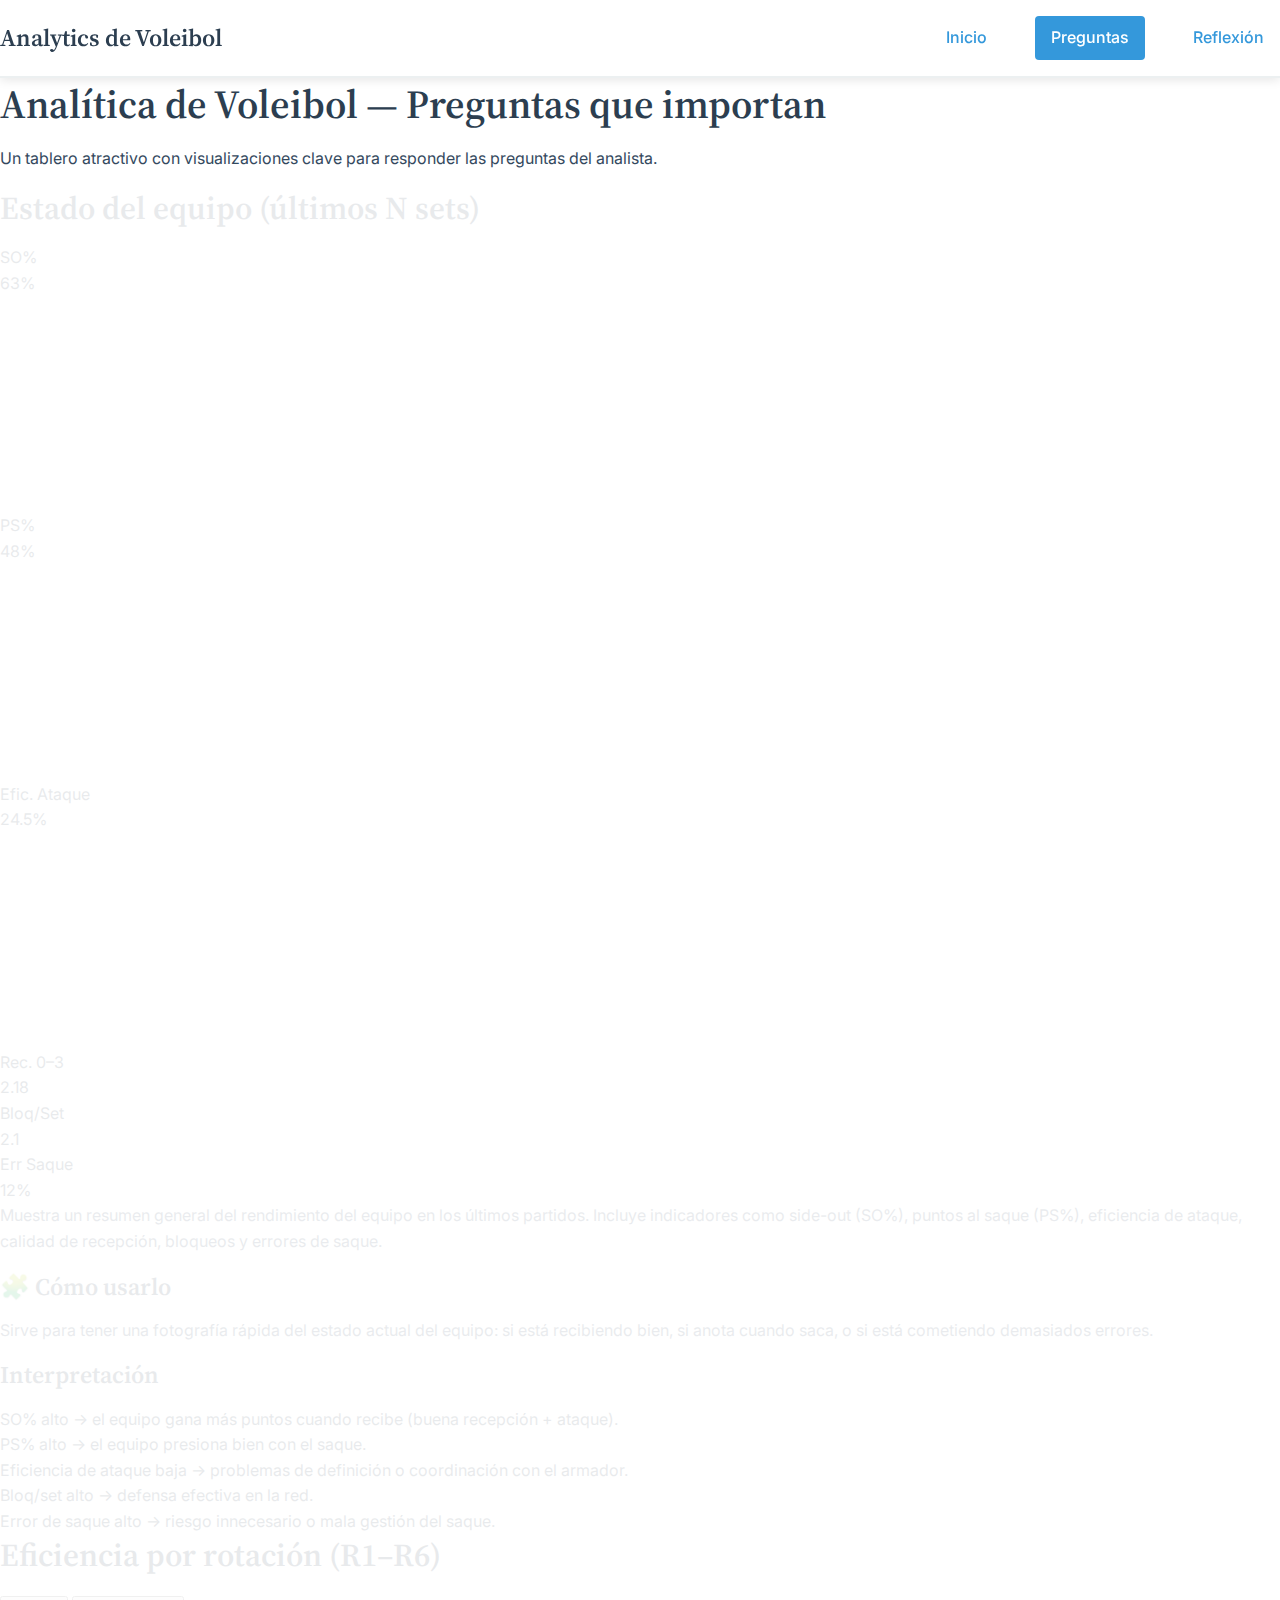
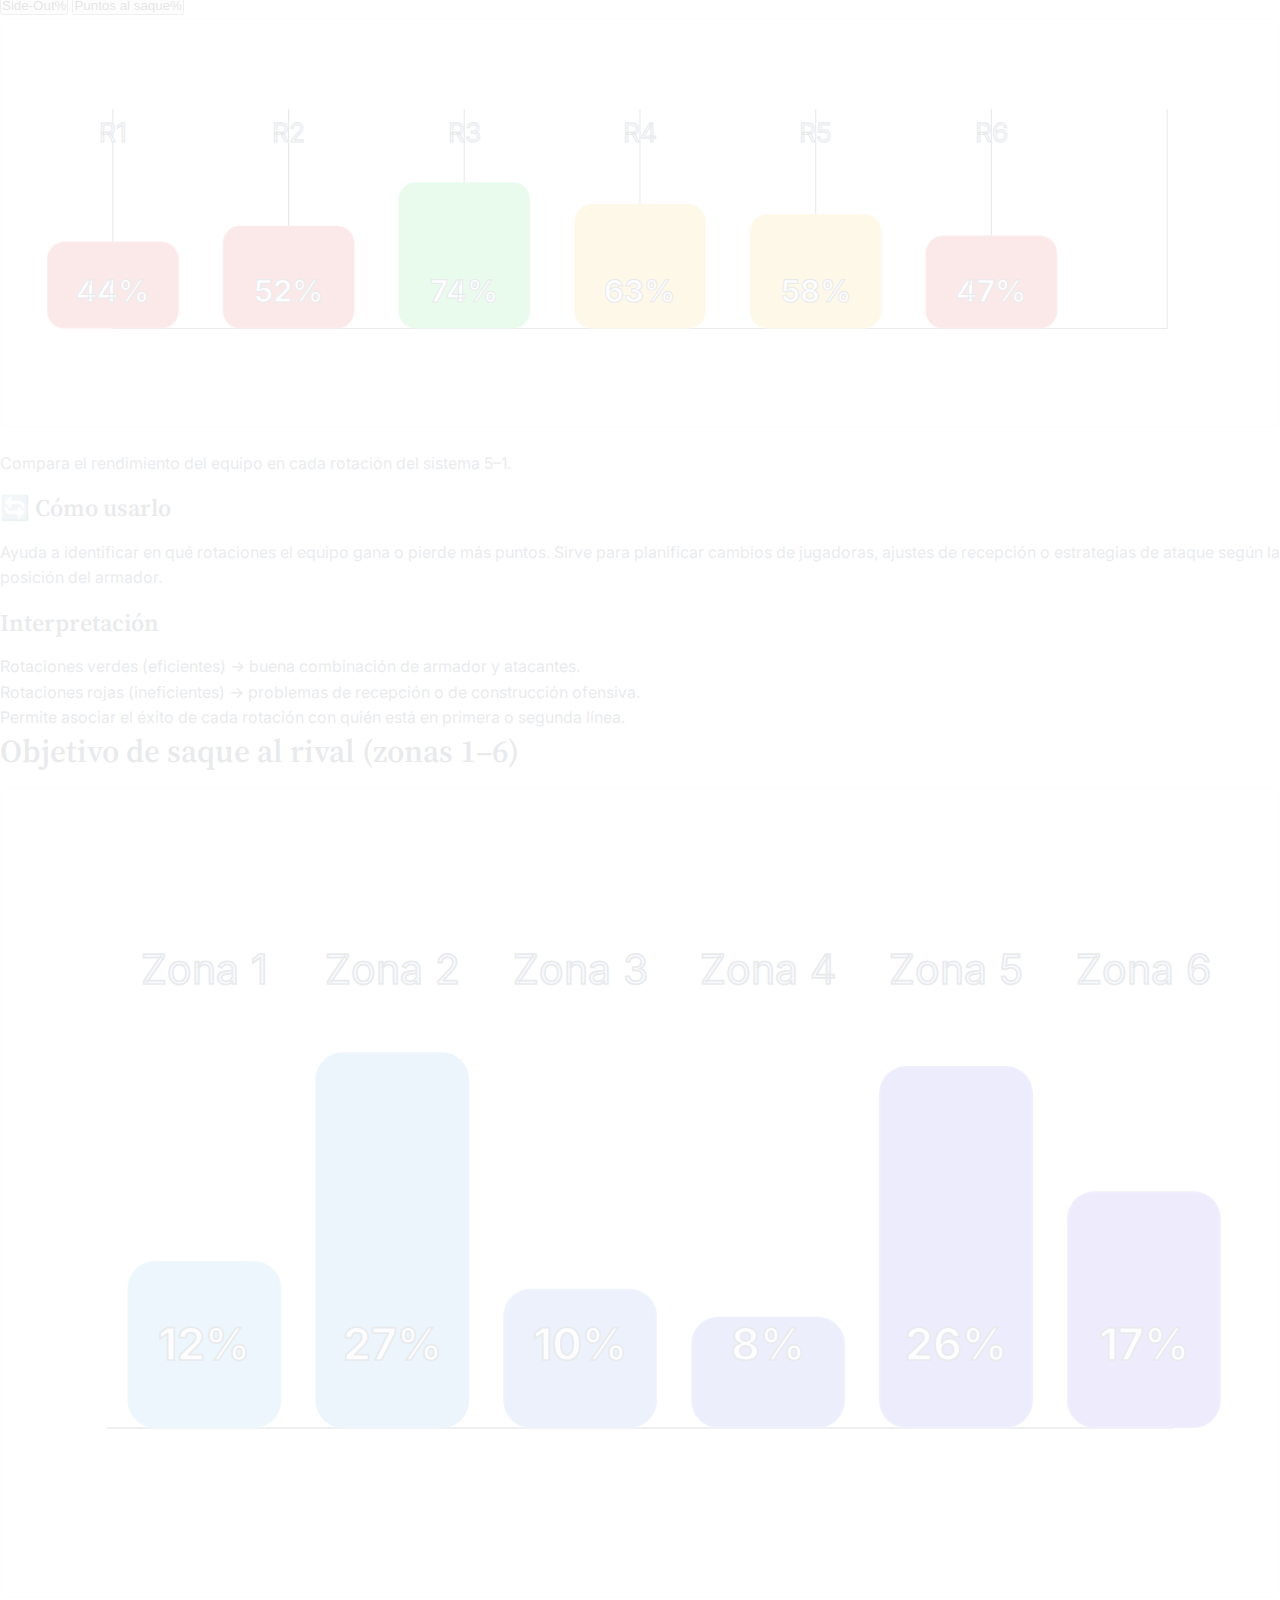
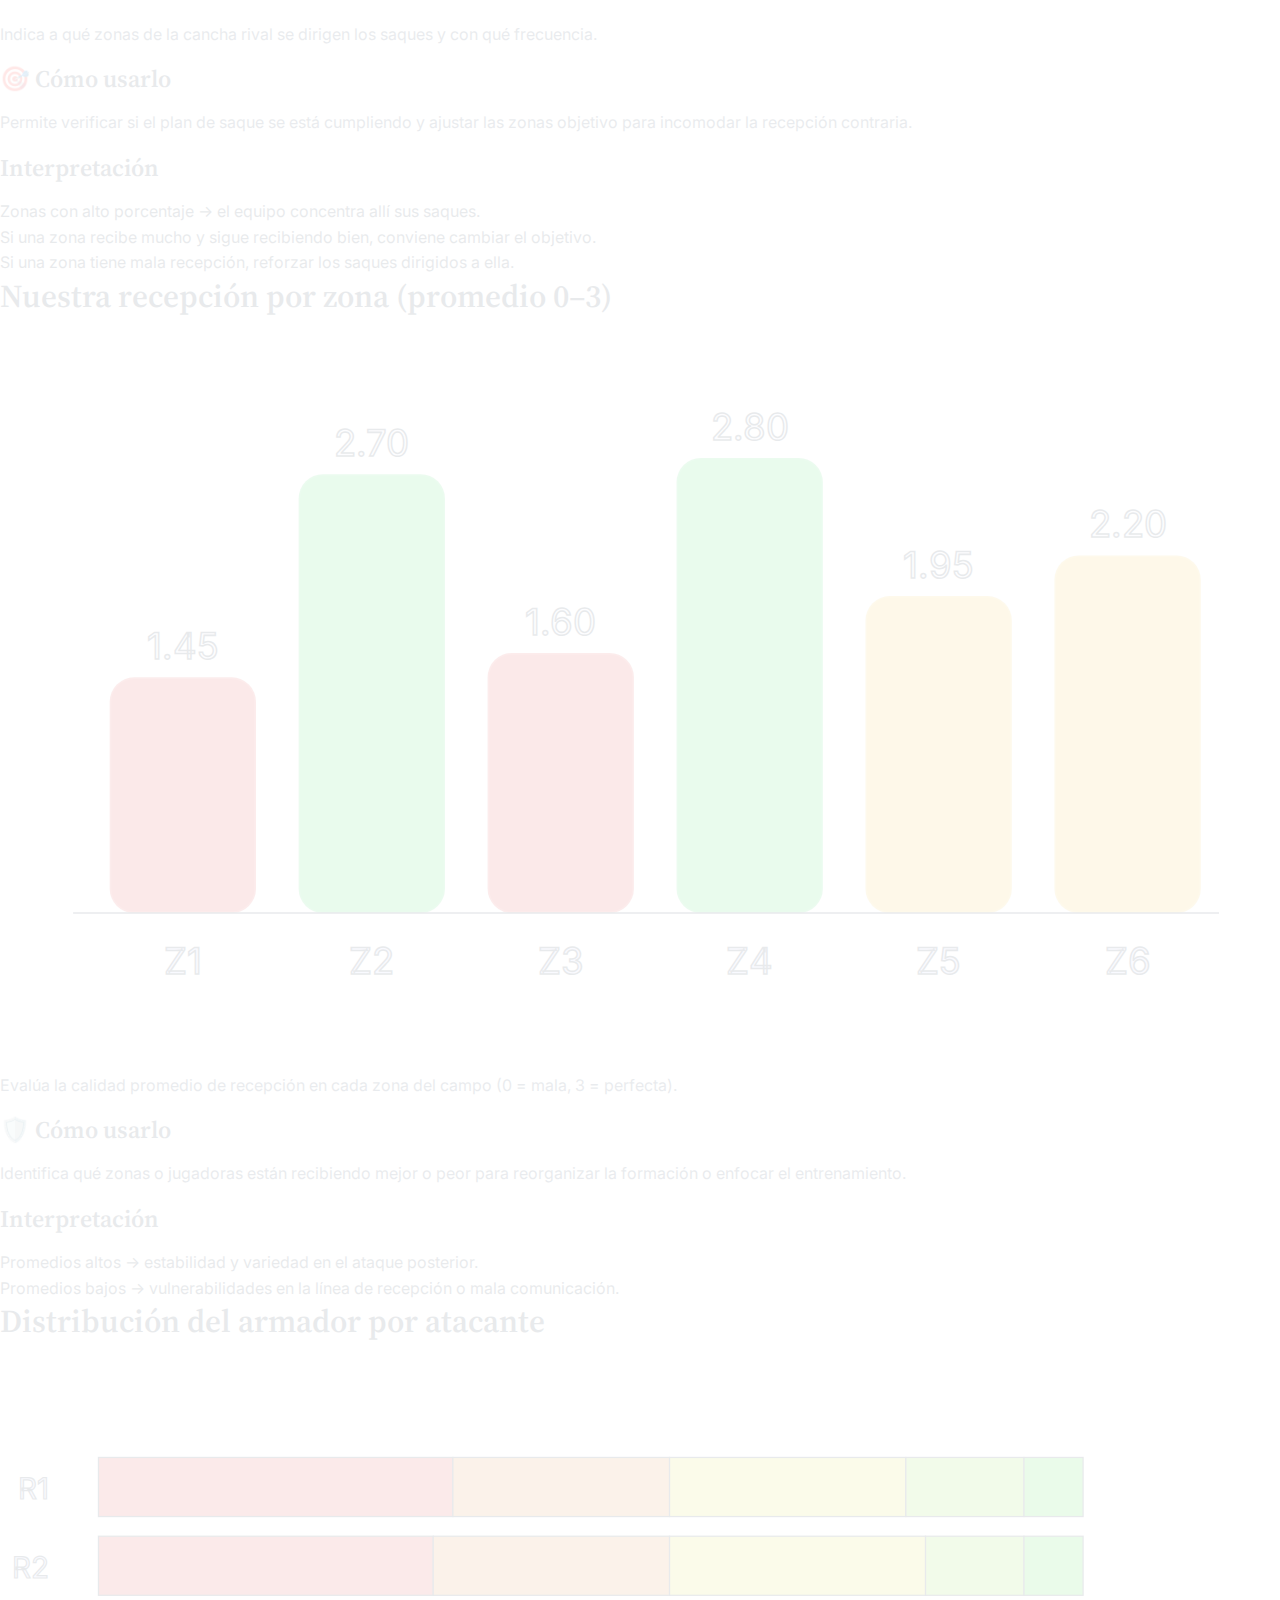
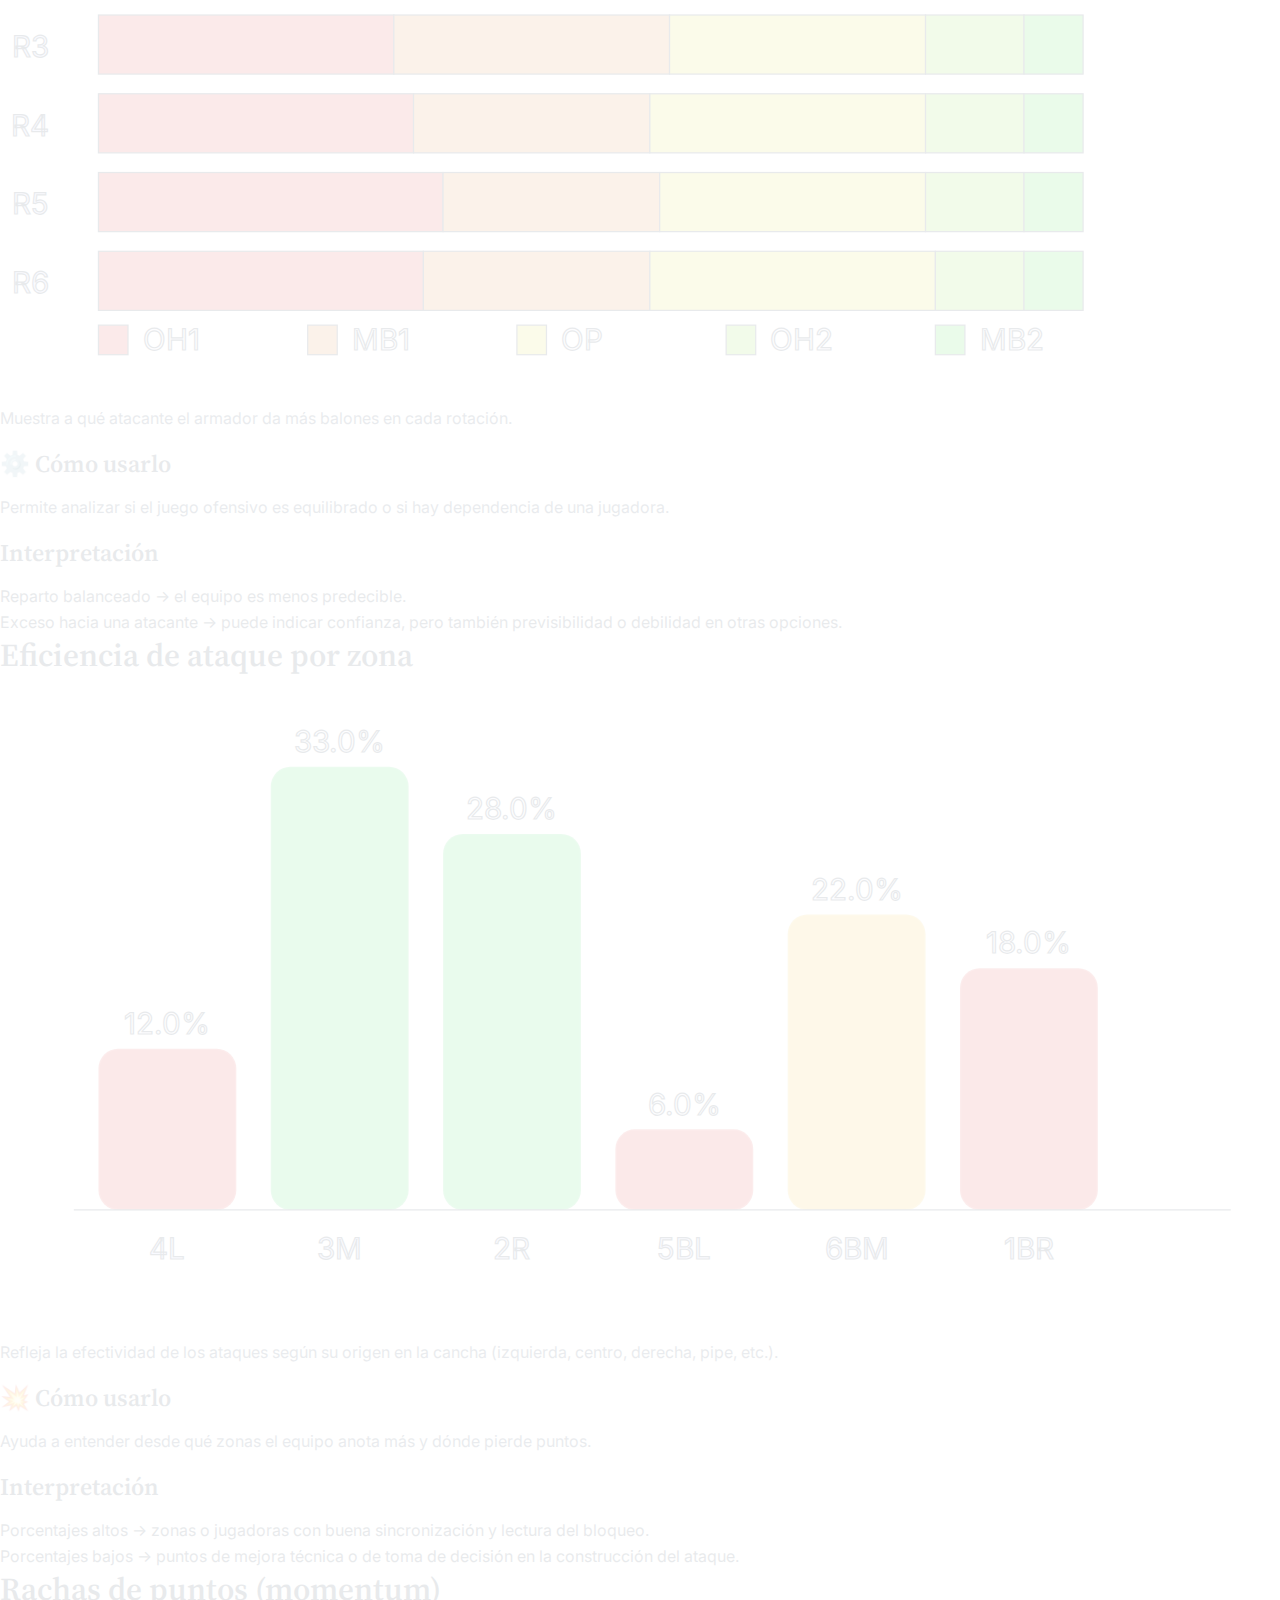
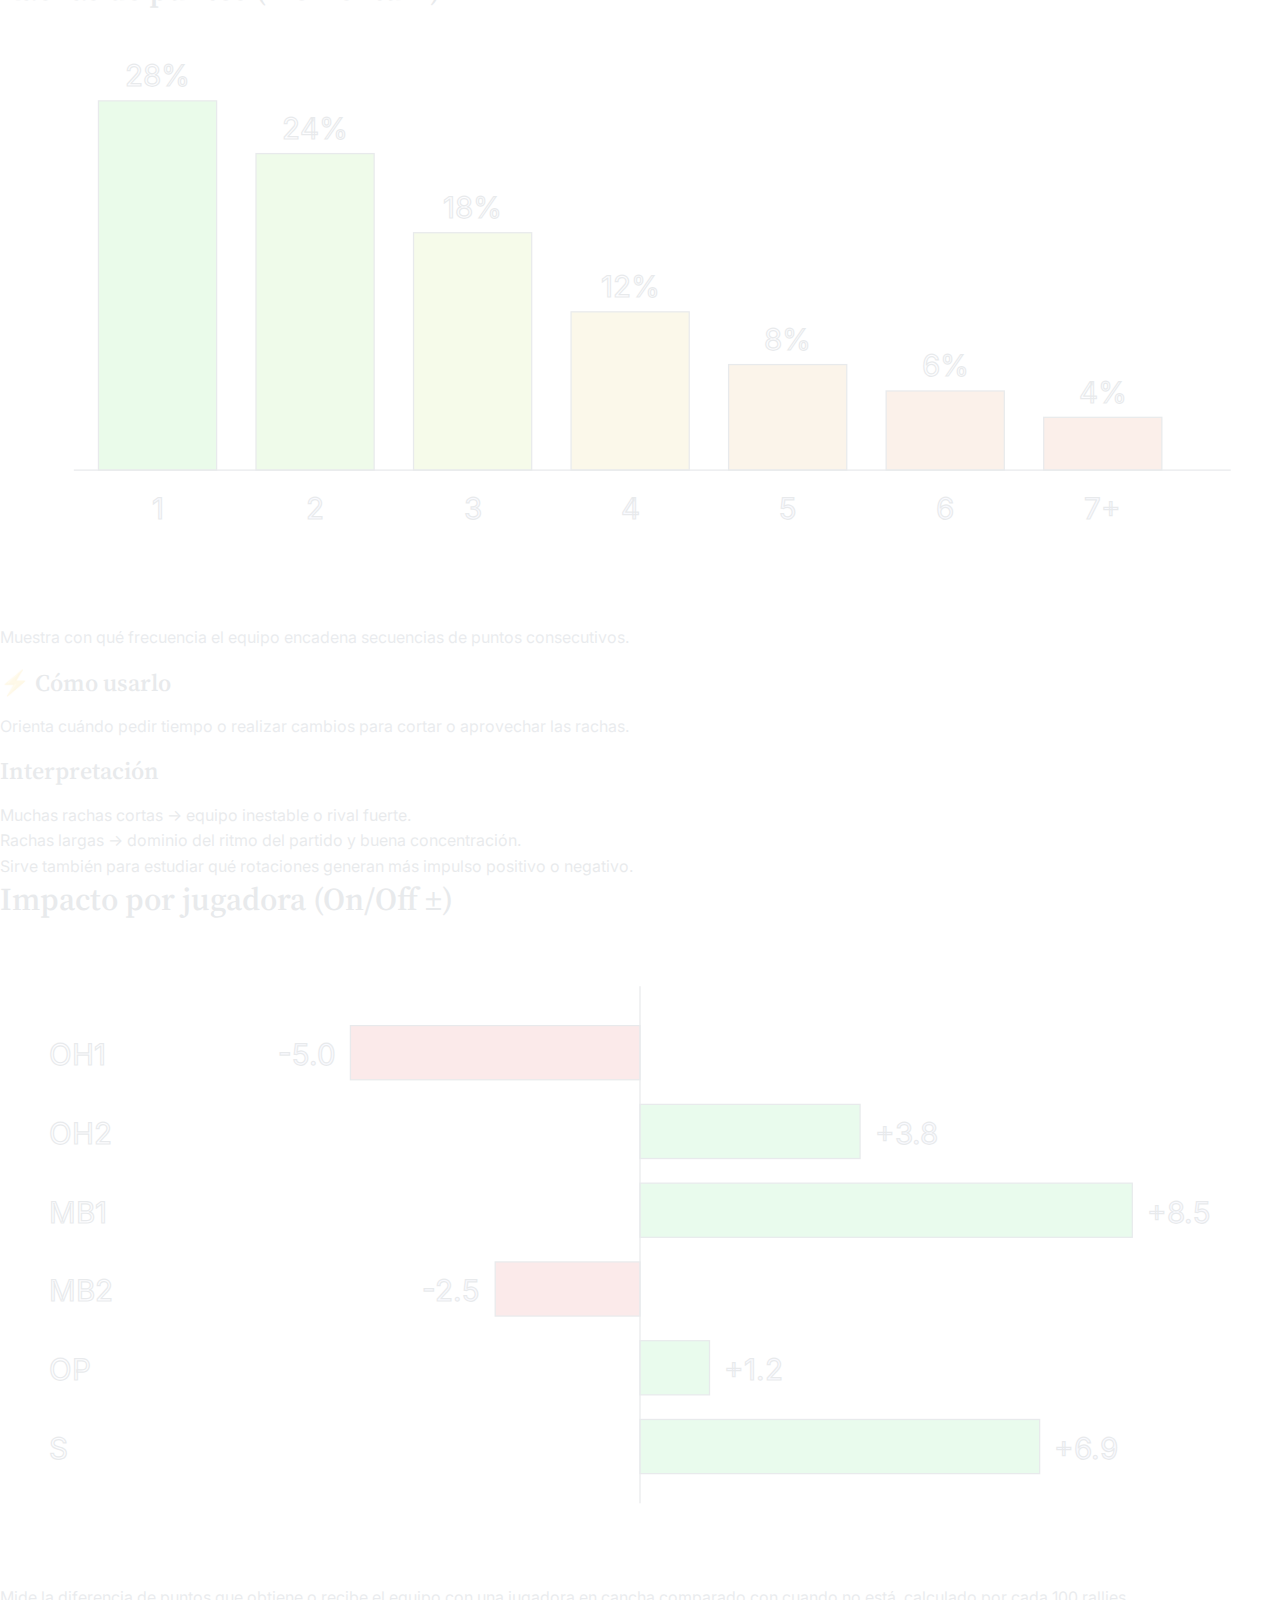
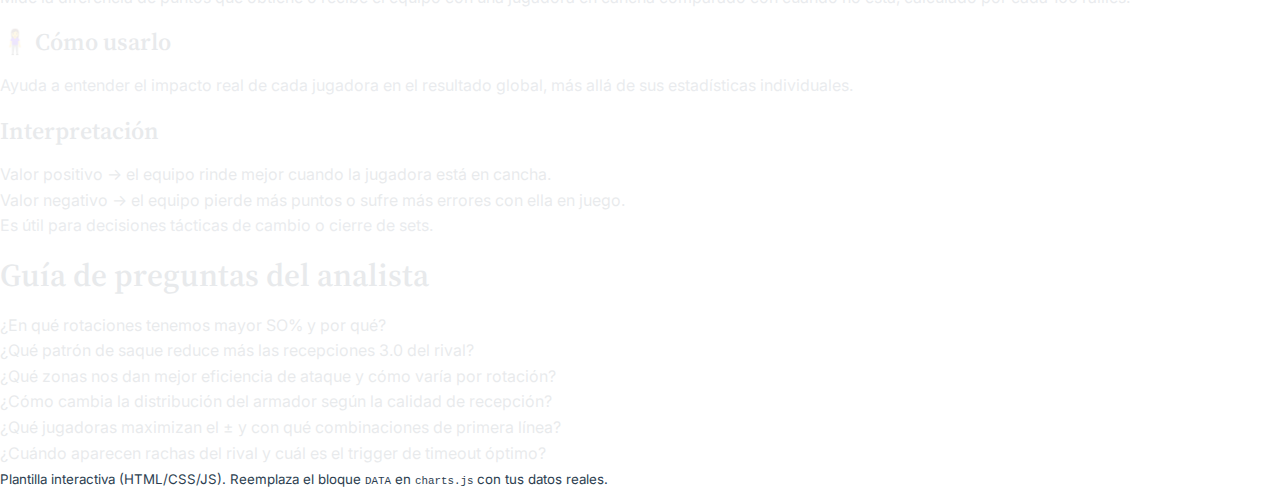
<file: proyecto-2-3-demo/analytics-questions.html>
<!doctype html>
<html lang="es">
<head>
  <meta charset="utf-8" />
  <meta name="viewport" content="width=device-width, initial-scale=1" />
  <title>Analítica de Voleibol — Preguntas que importan</title>
  <link rel="stylesheet" href="styles.css" />
  <link rel="preconnect" href="https://fonts.googleapis.com">
  <link rel="preconnect" href="https://fonts.gstatic.com" crossorigin>
  <link href="https://fonts.googleapis.com/css2?family=Inter:wght@400;600;700&family=Source+Serif+Pro:wght@400;600&display=swap" rel="stylesheet">
</head>
<body>
<header class="main-header">
  <nav class="main-nav">
    <div class="nav-brand">
      <h1>Analytics de Voleibol</h1>
    </div>
    <ul class="nav-links">
      <li><a href="index.html">Inicio</a></li>
      <li><a href="analytics-questions.html" class="active">Preguntas</a></li>
      <li><a href="reflection.html">Reflexión</a></li>
    </ul>
  </nav>
</header>
<header class="site-header">
  <h1>Analítica de Voleibol — Preguntas que importan</h1>
  <p class="subtitle">Un tablero atractivo con visualizaciones clave para responder las preguntas del analista.</p>
</header>

<main class="grid">
  <!-- ===== KPI CARDS ===== -->
  <section class="panel">
    <h2>Estado del equipo (últimos N sets)</h2>
    <div class="kpis" id="kpiRow" aria-live="polite"></div>
    <aside class="explain" aria-label="Explicación: Estado del equipo">
      <p>Muestra un resumen general del rendimiento del equipo en los últimos partidos. Incluye indicadores como side-out (SO%), puntos al saque (PS%), eficiencia de ataque, calidad de recepción, bloqueos y errores de saque.</p>
      <h3>🧩 Cómo usarlo</h3>
      <p>Sirve para tener una fotografía rápida del estado actual del equipo: si está recibiendo bien, si anota cuando saca, o si está cometiendo demasiados errores.</p>
      <h3>Interpretación</h3>
      <ul>
        <li>SO% alto → el equipo gana más puntos cuando recibe (buena recepción + ataque).</li>
        <li>PS% alto → el equipo presiona bien con el saque.</li>
        <li>Eficiencia de ataque baja → problemas de definición o coordinación con el armador.</li>
        <li>Bloq/set alto → defensa efectiva en la red.</li>
        <li>Error de saque alto → riesgo innecesario o mala gestión del saque.</li>
      </ul>
    </aside>
  </section>

  <!-- ===== ROTATION HEATMAPS ===== -->
  <section class="panel two-col">
    <div>
      <div class="panel-head">
        <h2>Eficiencia por rotación (R1–R6)</h2>
        <div class="tabs">
          <button class="tab active" data-rot-mode="so">Side-Out%</button>
          <button class="tab" data-rot-mode="ps">Puntos al saque%</button>
        </div>
      </div>
      <div class="heatmaps">
        <div class="heatmap" id="rotationHeatmap" aria-label="Heatmap de eficiencia por rotación"></div>
      </div>
    </div>
    <aside class="explain" aria-label="Explicación: Eficiencia por rotación">
      <p>Compara el rendimiento del equipo en cada rotación del sistema 5–1.</p>
      <h3>🔄 Cómo usarlo</h3>
      <p>Ayuda a identificar en qué rotaciones el equipo gana o pierde más puntos. Sirve para planificar cambios de jugadoras, ajustes de recepción o estrategias de ataque según la posición del armador.</p>
      <h3>Interpretación</h3>
      <ul>
        <li>Rotaciones verdes (eficientes) → buena combinación de armador y atacantes.</li>
        <li>Rotaciones rojas (ineficientes) → problemas de recepción o de construcción ofensiva.</li>
        <li>Permite asociar el éxito de cada rotación con quién está en primera o segunda línea.</li>
      </ul>
    </aside>
  </section>

  <!-- ===== SERVE TARGETING (OPP) ===== -->
  <section class="panel two-col">
    <div>
      <h2>Objetivo de saque al rival (zonas 1–6)</h2>
      <div id="serveTargetHeatmap" class="heatmap" aria-label="Mapa de calor de destino de saques"></div>
    </div>
    <aside class="explain" aria-label="Explicación: Objetivo de saque al rival">
      <p>Indica a qué zonas de la cancha rival se dirigen los saques y con qué frecuencia.</p>
      <h3>🎯 Cómo usarlo</h3>
      <p>Permite verificar si el plan de saque se está cumpliendo y ajustar las zonas objetivo para incomodar la recepción contraria.</p>
      <h3>Interpretación</h3>
      <ul>
        <li>Zonas con alto porcentaje → el equipo concentra allí sus saques.</li>
        <li>Si una zona recibe mucho y sigue recibiendo bien, conviene cambiar el objetivo.</li>
        <li>Si una zona tiene mala recepción, reforzar los saques dirigidos a ella.</li>
      </ul>
    </aside>
  </section>

  <!-- ===== RECEIVE QUALITY ===== -->
  <section class="panel two-col">
    <div>
      <h2>Nuestra recepción por zona (promedio 0–3)</h2>
      <div id="receiveQualityBars" class="chart" aria-label="Barras de calidad de recepción"></div>
    </div>
    <aside class="explain" aria-label="Explicación: Recepción por zona">
      <p>Evalúa la calidad promedio de recepción en cada zona del campo (0 = mala, 3 = perfecta).</p>
      <h3>🛡️ Cómo usarlo</h3>
      <p>Identifica qué zonas o jugadoras están recibiendo mejor o peor para reorganizar la formación o enfocar el entrenamiento.</p>
      <h3>Interpretación</h3>
      <ul>
        <li>Promedios altos → estabilidad y variedad en el ataque posterior.</li>
        <li>Promedios bajos → vulnerabilidades en la línea de recepción o mala comunicación.</li>
      </ul>
    </aside>
  </section>

  <!-- ===== SETTER DISTRIBUTION ===== -->
  <section class="panel two-col">
    <div>
      <h2>Distribución del armador por atacante</h2>
      <div id="setterDistribution" class="chart" aria-label="Barras apiladas por atacante y rotación"></div>
    </div>
    <aside class="explain" aria-label="Explicación: Distribución del armador">
      <p>Muestra a qué atacante el armador da más balones en cada rotación.</p>
      <h3>⚙️ Cómo usarlo</h3>
      <p>Permite analizar si el juego ofensivo es equilibrado o si hay dependencia de una jugadora.</p>
      <h3>Interpretación</h3>
      <ul>
        <li>Reparto balanceado → el equipo es menos predecible.</li>
        <li>Exceso hacia una atacante → puede indicar confianza, pero también previsibilidad o debilidad en otras opciones.</li>
      </ul>
    </aside>
  </section>

  <!-- ===== ATTACK EFFICIENCY ===== -->
  <section class="panel two-col">
    <div>
      <h2>Eficiencia de ataque por zona</h2>
      <div id="attackEfficiencyBars" class="chart" aria-label="Barras de eficiencia por zona"></div>
    </div>
    <aside class="explain" aria-label="Explicación: Eficiencia de ataque">
      <p>Refleja la efectividad de los ataques según su origen en la cancha (izquierda, centro, derecha, pipe, etc.).</p>
      <h3>💥 Cómo usarlo</h3>
      <p>Ayuda a entender desde qué zonas el equipo anota más y dónde pierde puntos.</p>
      <h3>Interpretación</h3>
      <ul>
        <li>Porcentajes altos → zonas o jugadoras con buena sincronización y lectura del bloqueo.</li>
        <li>Porcentajes bajos → puntos de mejora técnica o de toma de decisión en la construcción del ataque.</li>
      </ul>
    </aside>
  </section>

  <!-- ===== MOMENTUM (RUNS) ===== -->
  <section class="panel two-col">
    <div>
      <h2>Rachas de puntos (momentum)</h2>
      <div id="runLengthHist" class="chart" aria-label="Histograma de rachas de puntos mientras servimos"></div>
    </div>
    <aside class="explain" aria-label="Explicación: Rachas de puntos">
      <p>Muestra con qué frecuencia el equipo encadena secuencias de puntos consecutivos.</p>
      <h3>⚡ Cómo usarlo</h3>
      <p>Orienta cuándo pedir tiempo o realizar cambios para cortar o aprovechar las rachas.</p>
      <h3>Interpretación</h3>
      <ul>
        <li>Muchas rachas cortas → equipo inestable o rival fuerte.</li>
        <li>Rachas largas → dominio del ritmo del partido y buena concentración.</li>
        <li>Sirve también para estudiar qué rotaciones generan más impulso positivo o negativo.</li>
      </ul>
    </aside>
  </section>

  <!-- ===== PLAYER IMPACT ===== -->
  <section class="panel two-col">
    <div>
      <h2>Impacto por jugadora (On/Off ±)</h2>
      <div id="onOffBars" class="chart" aria-label="Impacto neto por jugadora"></div>
    </div>
    <aside class="explain" aria-label="Explicación: Impacto por jugadora">
      <p>Mide la diferencia de puntos que obtiene o recibe el equipo con una jugadora en cancha comparado con cuando no está, calculado por cada 100 rallies.</p>
      <h3>🧍‍♀️ Cómo usarlo</h3>
      <p>Ayuda a entender el impacto real de cada jugadora en el resultado global, más allá de sus estadísticas individuales.</p>
      <h3>Interpretación</h3>
      <ul>
        <li>Valor positivo → el equipo rinde mejor cuando la jugadora está en cancha.</li>
        <li>Valor negativo → el equipo pierde más puntos o sufre más errores con ella en juego.</li>
      </ul>
      <p>Es útil para decisiones tácticas de cambio o cierre de sets.</p>
    </aside>
  </section>

  <!-- ===== QUESTIONS LIST ===== -->
  <section class="panel">
    <h2>Guía de preguntas del analista</h2>
    <ul class="q-list">
      <li>¿En qué rotaciones tenemos mayor SO% y por qué?</li>
      <li>¿Qué patrón de saque reduce más las recepciones 3.0 del rival?</li>
      <li>¿Qué zonas nos dan mejor eficiencia de ataque y cómo varía por rotación?</li>
      <li>¿Cómo cambia la distribución del armador según la calidad de recepción?</li>
      <li>¿Qué jugadoras maximizan el ± y con qué combinaciones de primera línea?</li>
      <li>¿Cuándo aparecen rachas del rival y cuál es el trigger de timeout óptimo?</li>
    </ul>
  </section>
</main>

<footer class="site-footer">
  <small>Plantilla interactiva (HTML/CSS/JS). Reemplaza el bloque <code>DATA</code> en <code>charts.js</code> con tus datos reales.</small>
</footer>

<script src="chart.js"></script>
</body>
</html>
</file>
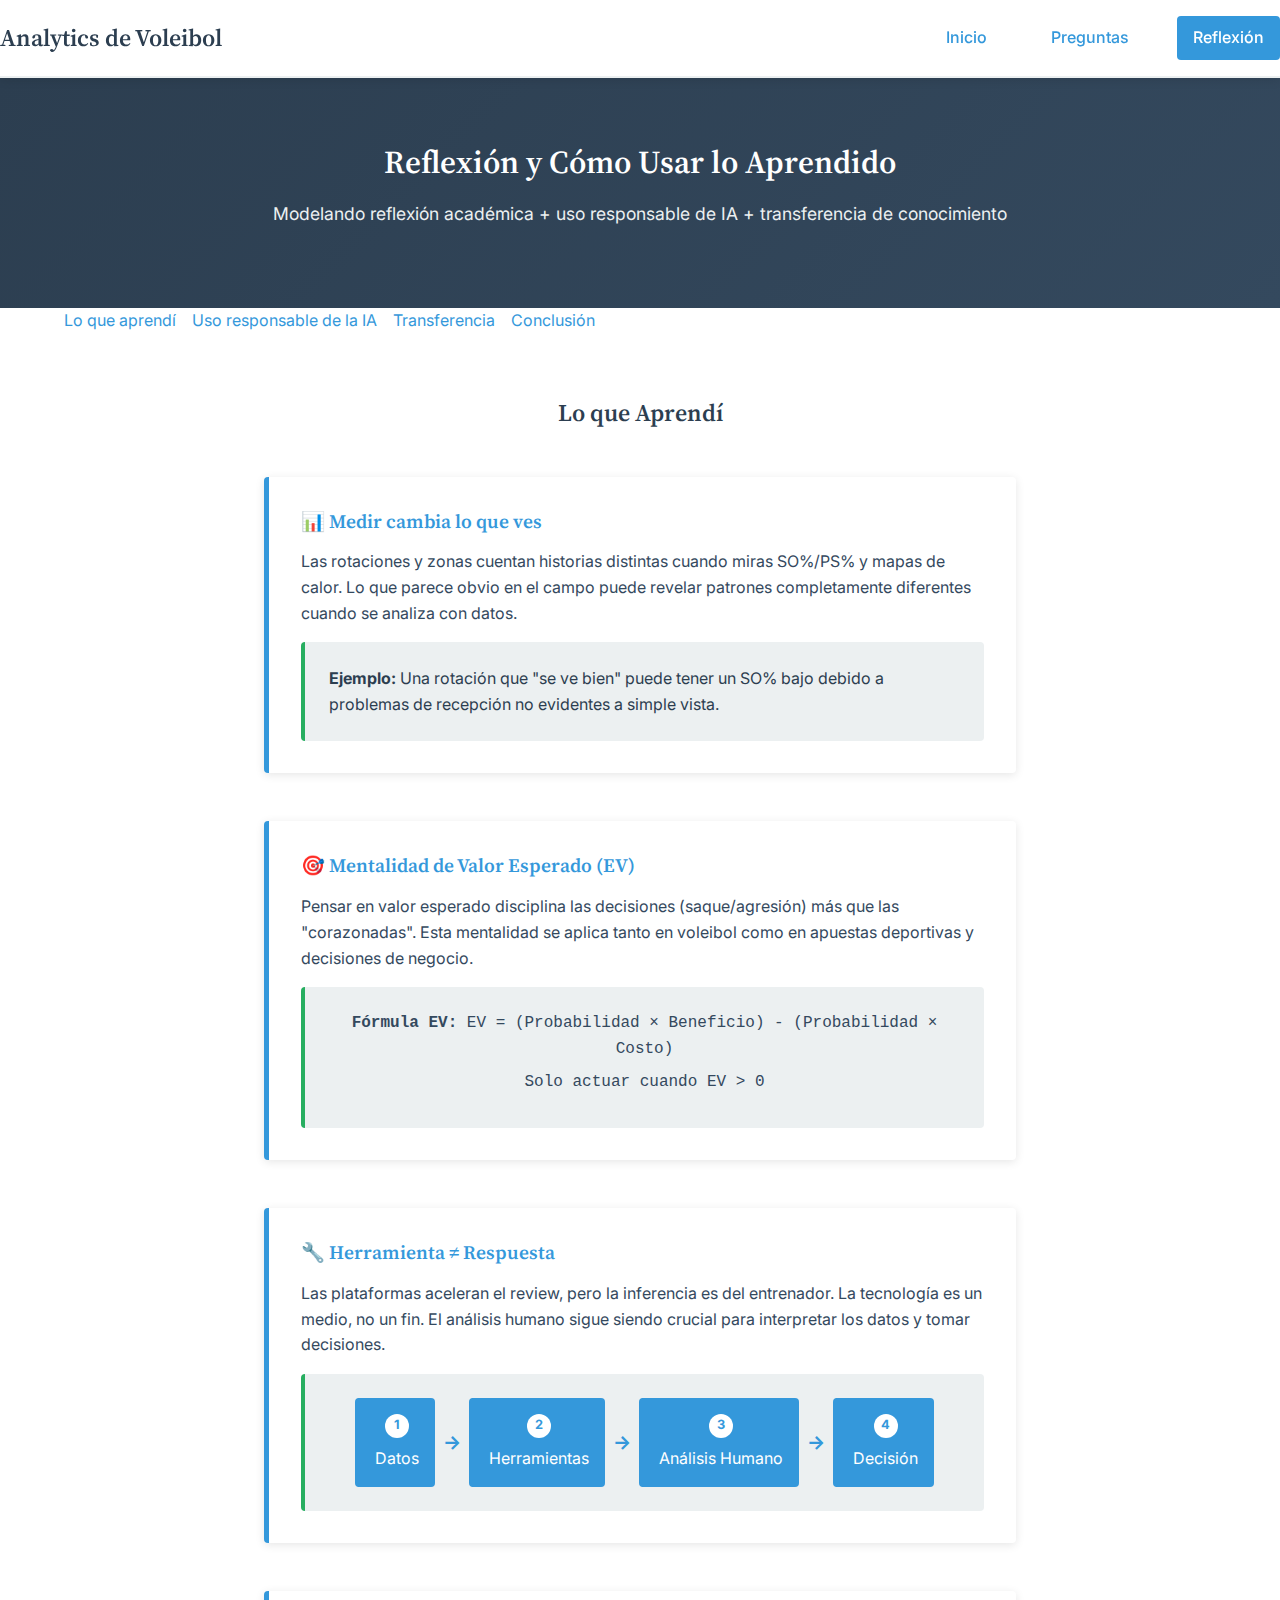
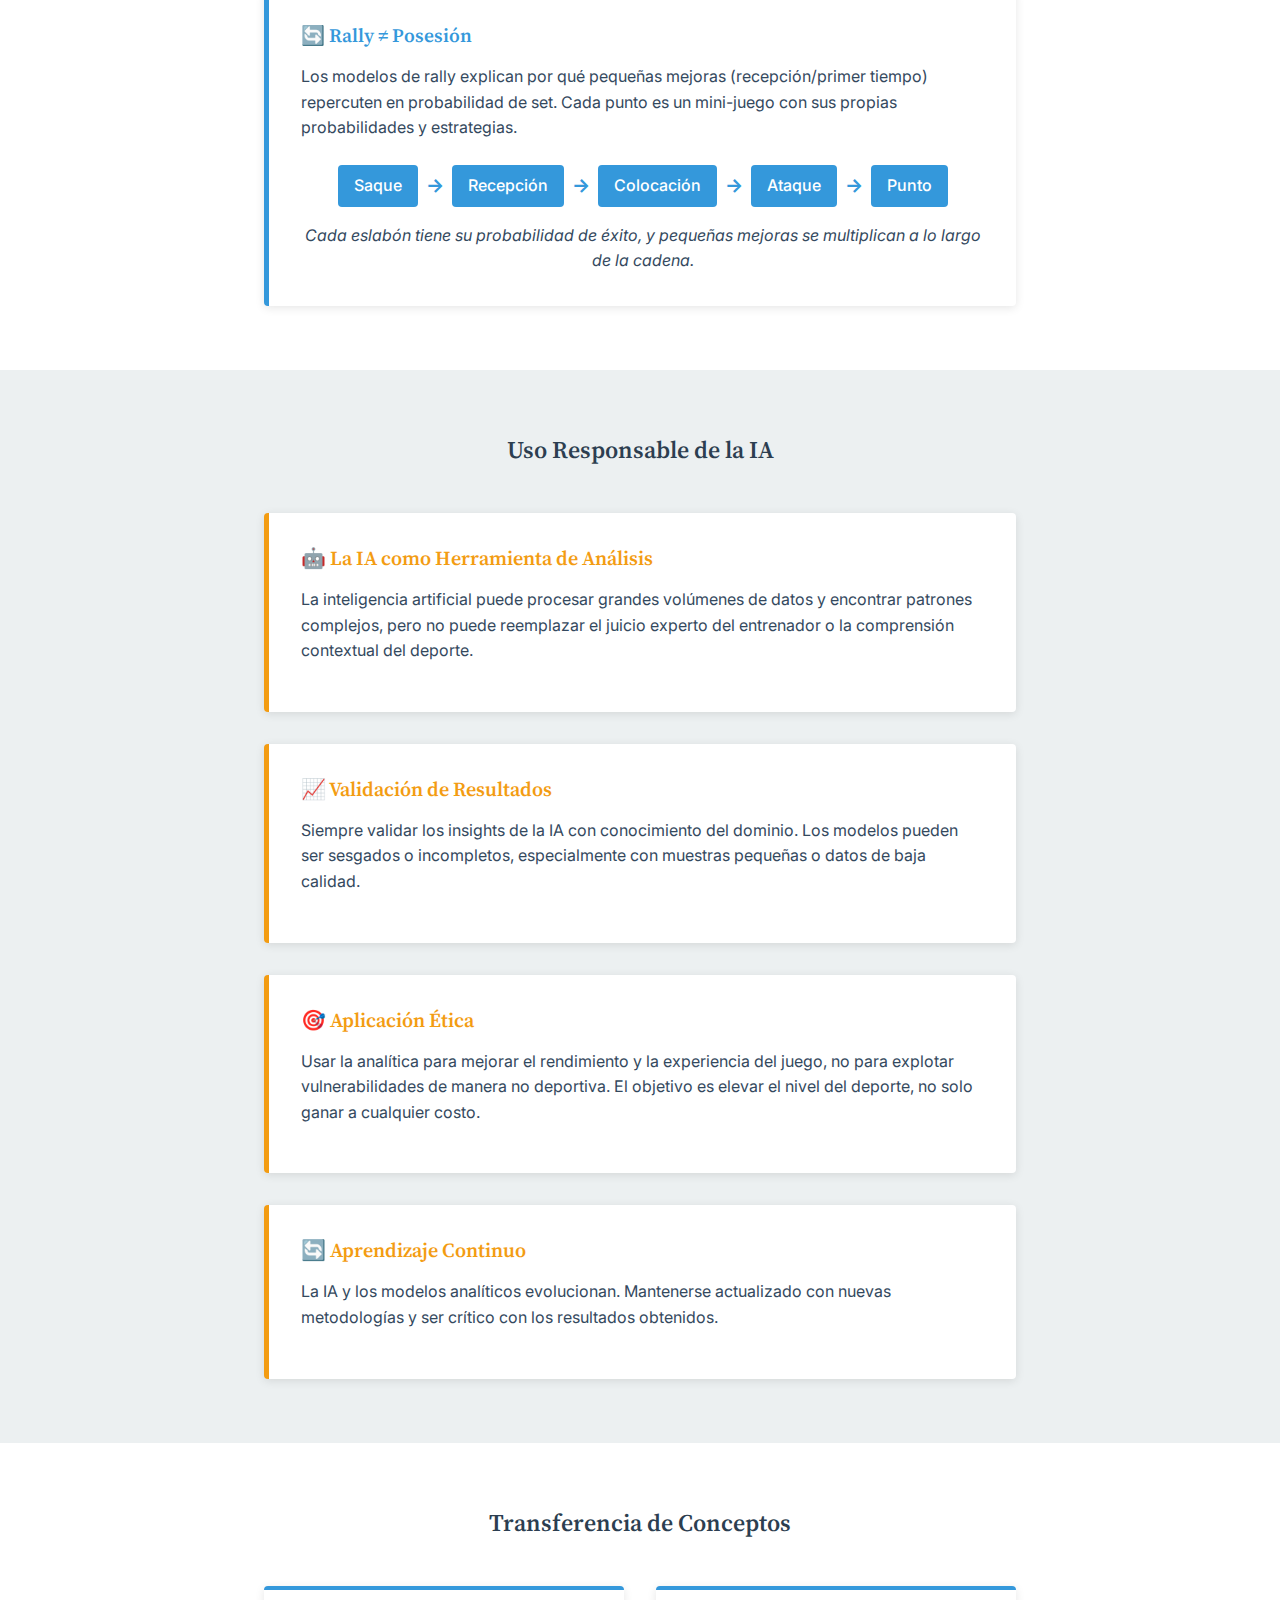
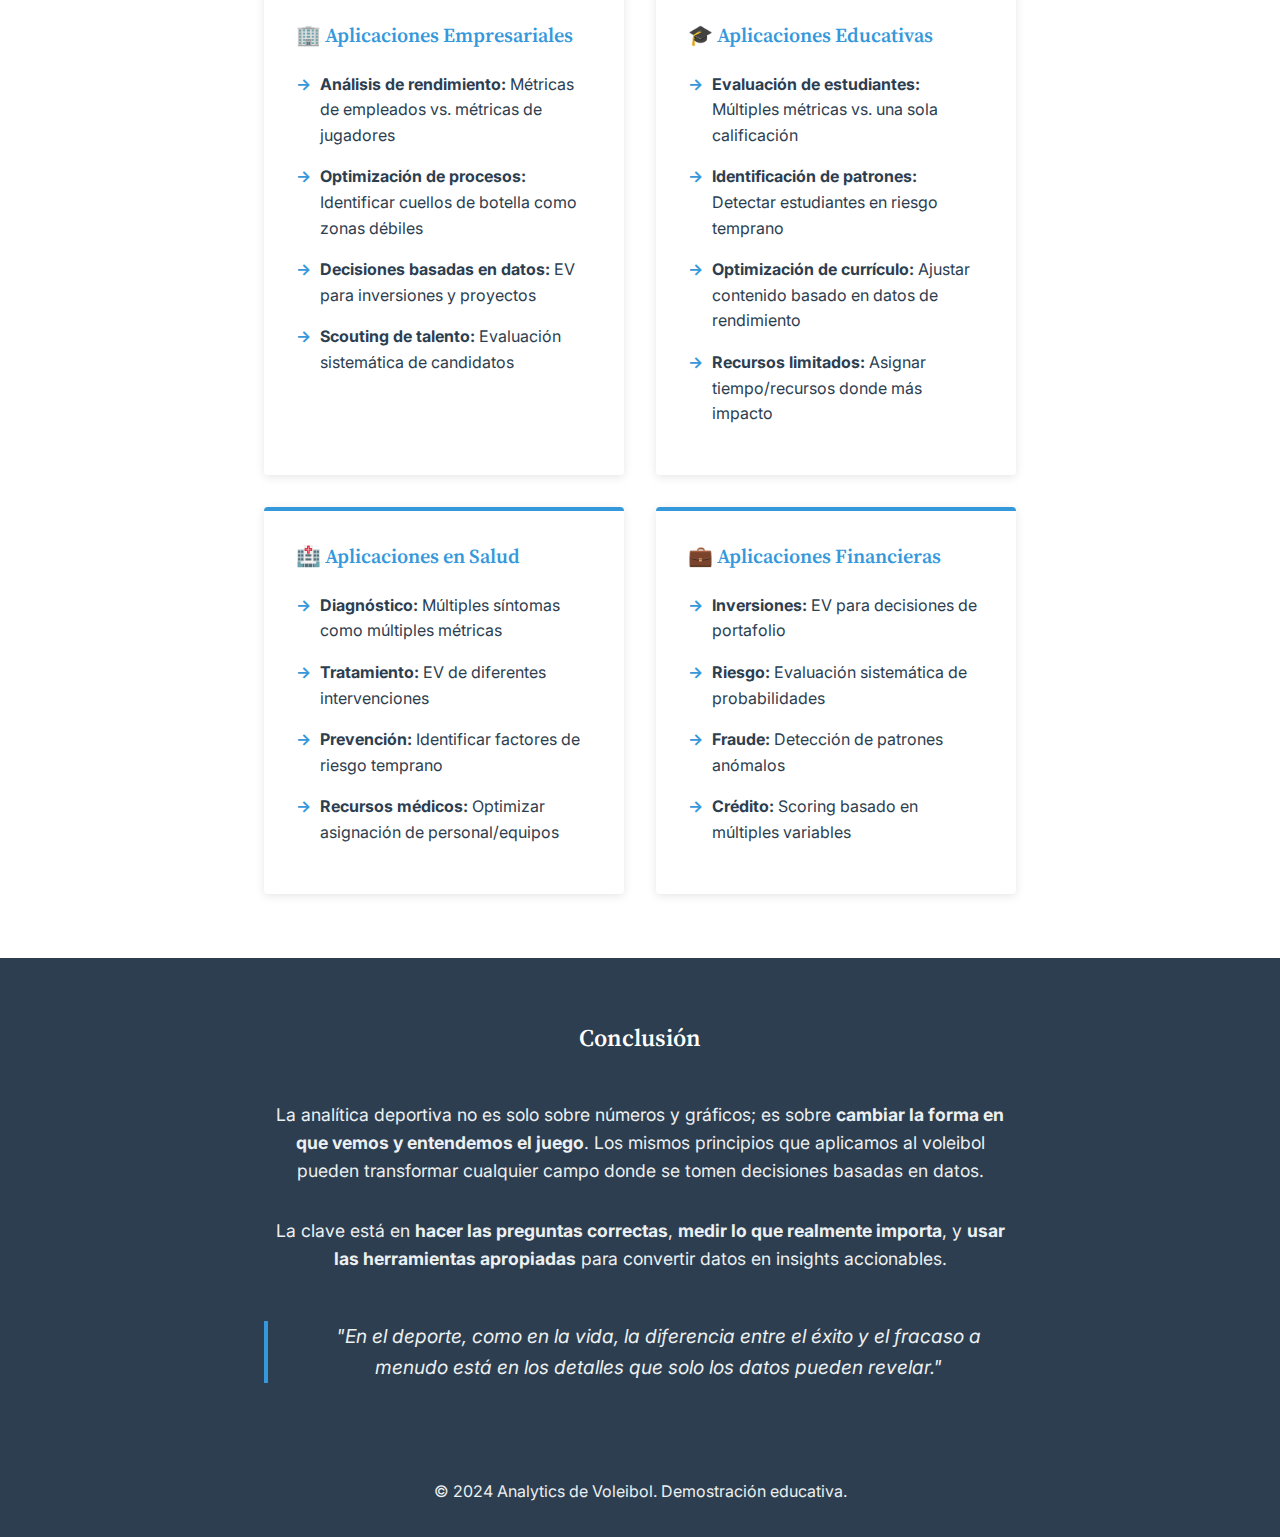
<file: proyecto-2-3-demo/reflection.html>
<!DOCTYPE html>
<html lang="es">
<head>
    <meta charset="UTF-8">
    <meta name="viewport" content="width=device-width, initial-scale=1.0">
    <title>Reflexión y Aprendizaje - Analytics de Voleibol</title>
    <link rel="stylesheet" href="styles.css">
    <meta name="description" content="Reflexión, uso responsable de IA y transferencia de analítica deportiva.">
    <meta property="og:title" content="Reflexión - Analytics de Voleibol">
    <meta property="og:description" content="Aprendizajes, responsabilidad y transferencia de la analítica.">
    <meta property="og:type" content="website">
    <meta property="og:locale" content="es_ES">
    <link rel="preconnect" href="https://fonts.googleapis.com">
    <link rel="preconnect" href="https://fonts.gstatic.com" crossorigin>
    <link href="https://fonts.googleapis.com/css2?family=Inter:wght@400;600;700&family=Source+Serif+Pro:wght@400;600&display=swap" rel="stylesheet">
</head>
<body>
    <header class="main-header">
        <nav class="main-nav">
            <div class="nav-brand">
                <h1>Analytics de Voleibol</h1>
            </div>
            <ul class="nav-links">
                <li><a href="index.html">Inicio</a></li>
                <li><a href="analytics-questions.html">Preguntas</a></li>
                <li><a href="reflection.html" class="active">Reflexión</a></li>
            </ul>
        </nav>
    </header>

    <main>
        <section class="page-header">
            <div class="container">
                <h2>Reflexión y Cómo Usar lo Aprendido</h2>
                <p>Modelando reflexión académica + uso responsable de IA + transferencia de conocimiento</p>
            </div>
        </section>

        <nav class="container toc" aria-label="Tabla de contenidos">
            <div class="cluster">
                <a href="#aprendizajes">Lo que aprendí</a>
                <a href="#ia-responsable">Uso responsable de la IA</a>
                <a href="#transferencia">Transferencia</a>
                <a href="#conclusion">Conclusión</a>
            </div>
        </nav>

        <section class="learning-section" id="aprendizajes">
            <div class="container reading-width">
                <h3>Lo que Aprendí</h3>
                
                <div class="learning-points">
                    <div class="learning-point">
                        <h4>📊 Medir cambia lo que ves</h4>
                        <p>Las rotaciones y zonas cuentan historias distintas cuando miras SO%/PS% y mapas de calor. Lo que parece obvio en el campo puede revelar patrones completamente diferentes cuando se analiza con datos.</p>
                        <div class="example-box">
                            <strong>Ejemplo:</strong> Una rotación que "se ve bien" puede tener un SO% bajo debido a problemas de recepción no evidentes a simple vista.
                        </div>
                    </div>

                    <div class="learning-point">
                        <h4>🎯 Mentalidad de Valor Esperado (EV)</h4>
                        <p>Pensar en valor esperado disciplina las decisiones (saque/agresión) más que las "corazonadas". Esta mentalidad se aplica tanto en voleibol como en apuestas deportivas y decisiones de negocio.</p>
                        <div class="formula-box">
                            <p><strong>Fórmula EV:</strong> EV = (Probabilidad × Beneficio) - (Probabilidad × Costo)</p>
                            <p>Solo actuar cuando EV > 0</p>
                        </div>
                    </div>

                    <div class="learning-point">
                        <h4>🔧 Herramienta ≠ Respuesta</h4>
                        <p>Las plataformas aceleran el review, pero la inferencia es del entrenador. La tecnología es un medio, no un fin. El análisis humano sigue siendo crucial para interpretar los datos y tomar decisiones.</p>
                        <div class="workflow-box">
                            <div class="workflow-step">
                                <span class="step-number">1</span>
                                <span>Datos</span>
                            </div>
                            <div class="arrow">→</div>
                            <div class="workflow-step">
                                <span class="step-number">2</span>
                                <span>Herramientas</span>
                            </div>
                            <div class="arrow">→</div>
                            <div class="workflow-step">
                                <span class="step-number">3</span>
                                <span>Análisis Humano</span>
                            </div>
                            <div class="arrow">→</div>
                            <div class="workflow-step">
                                <span class="step-number">4</span>
                                <span>Decisión</span>
                            </div>
                        </div>
                    </div>

                    <div class="learning-point">
                        <h4>🔄 Rally ≠ Posesión</h4>
                        <p>Los modelos de rally explican por qué pequeñas mejoras (recepción/primer tiempo) repercuten en probabilidad de set. Cada punto es un mini-juego con sus propias probabilidades y estrategias.</p>
                        <div class="rally-visual">
                            <div class="rally-chain">
                                <div class="rally-step">Saque</div>
                                <div class="arrow">→</div>
                                <div class="rally-step">Recepción</div>
                                <div class="arrow">→</div>
                                <div class="rally-step">Colocación</div>
                                <div class="arrow">→</div>
                                <div class="rally-step">Ataque</div>
                                <div class="arrow">→</div>
                                <div class="rally-step">Punto</div>
                            </div>
                            <p class="rally-explanation">Cada eslabón tiene su probabilidad de éxito, y pequeñas mejoras se multiplican a lo largo de la cadena.</p>
                        </div>
                    </div>
                </div>
            </div>
        </section>

        <section class="responsible-ai-section" id="ia-responsable">
            <div class="container reading-width">
                <h3>Uso Responsable de la IA</h3>
                
                <div class="ai-guidelines">
                    <div class="guideline">
                        <h4>🤖 La IA como Herramienta de Análisis</h4>
                        <p>La inteligencia artificial puede procesar grandes volúmenes de datos y encontrar patrones complejos, pero no puede reemplazar el juicio experto del entrenador o la comprensión contextual del deporte.</p>
                    </div>

                    <div class="guideline">
                        <h4>📈 Validación de Resultados</h4>
                        <p>Siempre validar los insights de la IA con conocimiento del dominio. Los modelos pueden ser sesgados o incompletos, especialmente con muestras pequeñas o datos de baja calidad.</p>
                    </div>

                    <div class="guideline">
                        <h4>🎯 Aplicación Ética</h4>
                        <p>Usar la analítica para mejorar el rendimiento y la experiencia del juego, no para explotar vulnerabilidades de manera no deportiva. El objetivo es elevar el nivel del deporte, no solo ganar a cualquier costo.</p>
                    </div>

                    <div class="guideline">
                        <h4>🔄 Aprendizaje Continuo</h4>
                        <p>La IA y los modelos analíticos evolucionan. Mantenerse actualizado con nuevas metodologías y ser crítico con los resultados obtenidos.</p>
                    </div>
                </div>
            </div>
        </section>

        <section class="transfer-section" id="transferencia">
            <div class="container reading-width">
                <h3>Transferencia de Conceptos</h3>
                
                <div class="transfer-grid">
                    <div class="transfer-item">
                        <h4>🏢 Aplicaciones Empresariales</h4>
                        <ul>
                            <li><strong>Análisis de rendimiento:</strong> Métricas de empleados vs. métricas de jugadores</li>
                            <li><strong>Optimización de procesos:</strong> Identificar cuellos de botella como zonas débiles</li>
                            <li><strong>Decisiones basadas en datos:</strong> EV para inversiones y proyectos</li>
                            <li><strong>Scouting de talento:</strong> Evaluación sistemática de candidatos</li>
                        </ul>
                    </div>

                    <div class="transfer-item">
                        <h4>🎓 Aplicaciones Educativas</h4>
                        <ul>
                            <li><strong>Evaluación de estudiantes:</strong> Múltiples métricas vs. una sola calificación</li>
                            <li><strong>Identificación de patrones:</strong> Detectar estudiantes en riesgo temprano</li>
                            <li><strong>Optimización de currículo:</strong> Ajustar contenido basado en datos de rendimiento</li>
                            <li><strong>Recursos limitados:</strong> Asignar tiempo/recursos donde más impacto</li>
                        </ul>
                    </div>

                    <div class="transfer-item">
                        <h4>🏥 Aplicaciones en Salud</h4>
                        <ul>
                            <li><strong>Diagnóstico:</strong> Múltiples síntomas como múltiples métricas</li>
                            <li><strong>Tratamiento:</strong> EV de diferentes intervenciones</li>
                            <li><strong>Prevención:</strong> Identificar factores de riesgo temprano</li>
                            <li><strong>Recursos médicos:</strong> Optimizar asignación de personal/equipos</li>
                        </ul>
                    </div>

                    <div class="transfer-item">
                        <h4>💼 Aplicaciones Financieras</h4>
                        <ul>
                            <li><strong>Inversiones:</strong> EV para decisiones de portafolio</li>
                            <li><strong>Riesgo:</strong> Evaluación sistemática de probabilidades</li>
                            <li><strong>Fraude:</strong> Detección de patrones anómalos</li>
                            <li><strong>Crédito:</strong> Scoring basado en múltiples variables</li>
                        </ul>
                    </div>
                </div>
            </div>
        </section>

        <section class="conclusion-section" id="conclusion">
            <div class="container reading-width">
                <h3>Conclusión</h3>
                <div class="conclusion-content">
                    <p>La analítica deportiva no es solo sobre números y gráficos; es sobre <strong>cambiar la forma en que vemos y entendemos el juego</strong>. Los mismos principios que aplicamos al voleibol pueden transformar cualquier campo donde se tomen decisiones basadas en datos.</p>
                    
                    <p>La clave está en <strong>hacer las preguntas correctas</strong>, <strong>medir lo que realmente importa</strong>, y <strong>usar las herramientas apropiadas</strong> para convertir datos en insights accionables.</p>
                    
                    <div class="final-takeaway">
                        <blockquote>
                            "En el deporte, como en la vida, la diferencia entre el éxito y el fracaso a menudo está en los detalles que solo los datos pueden revelar."
                        </blockquote>
                    </div>
                </div>
            </div>
        </section>
    </main>

    <footer class="main-footer">
        <div class="container">
            <p>&copy; 2024 Analytics de Voleibol. Demostración educativa.</p>
        </div>
    </footer>
</body>
</html>
</file>
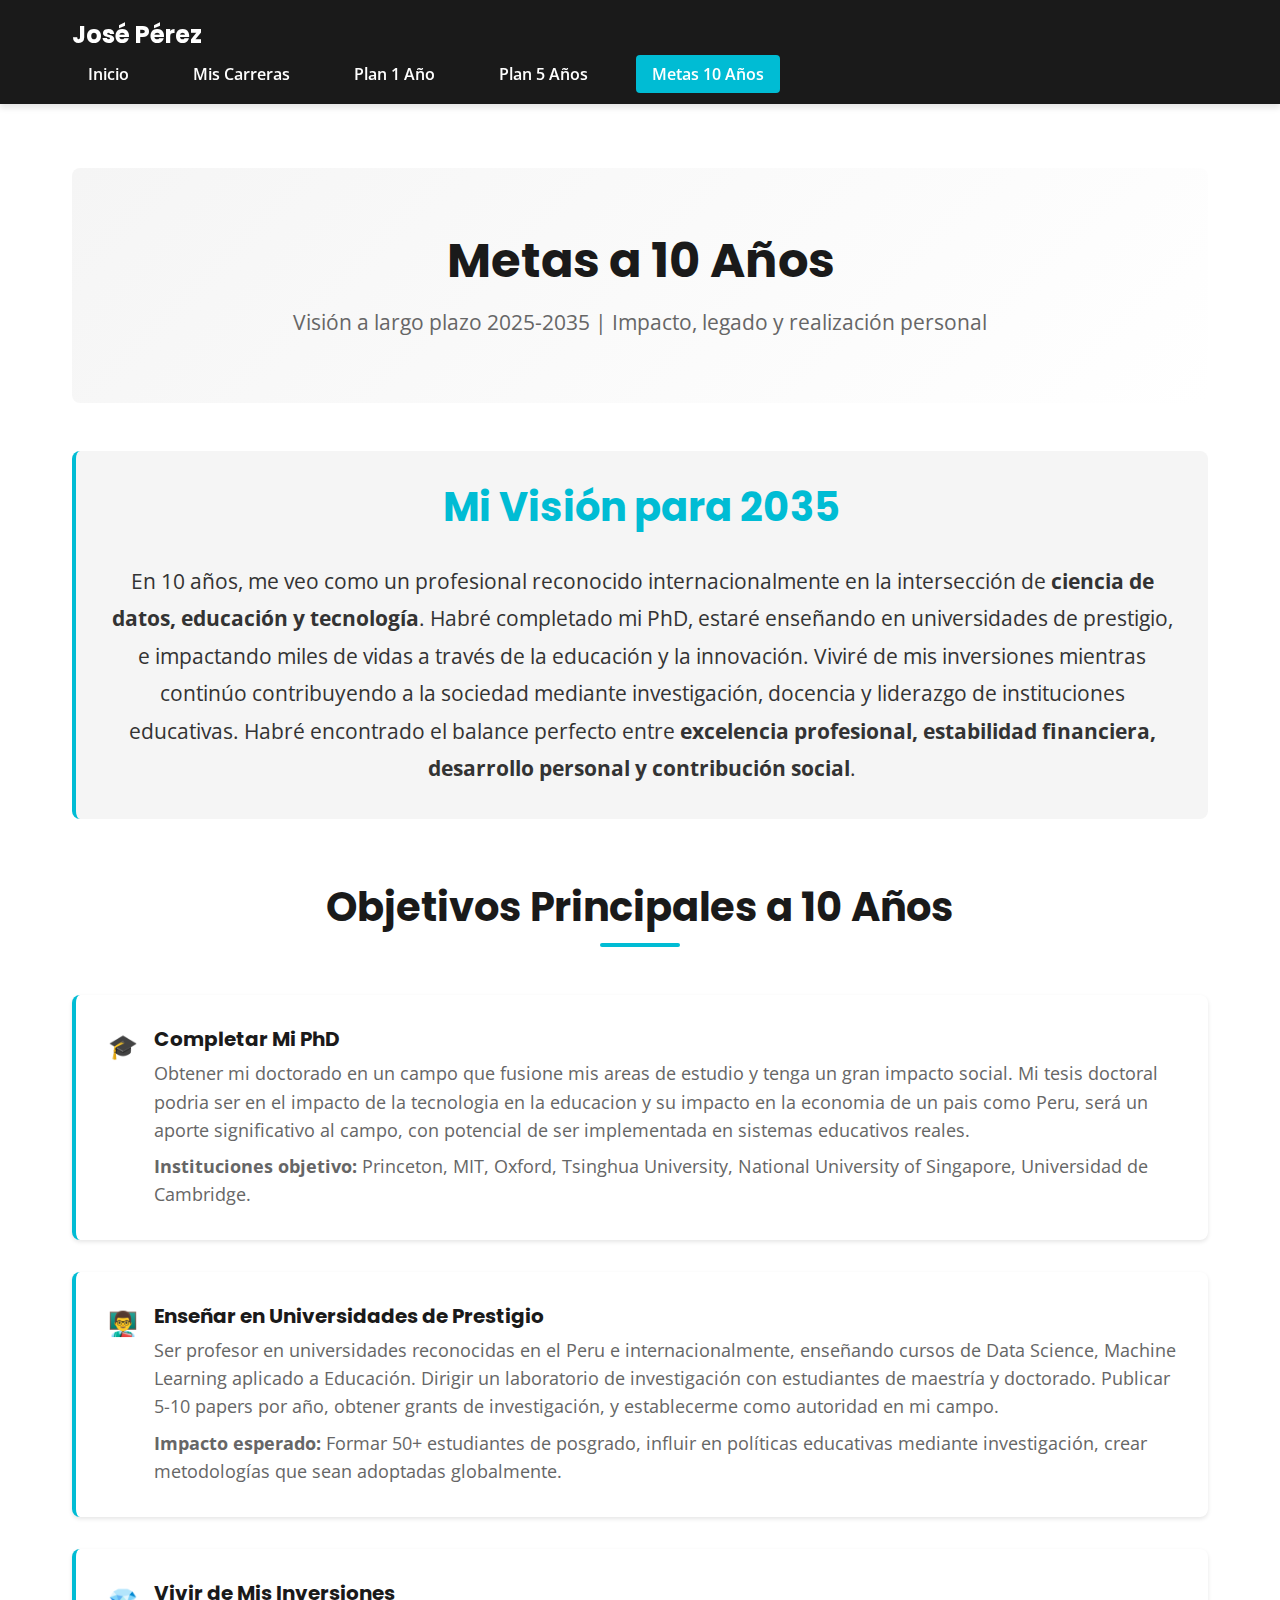
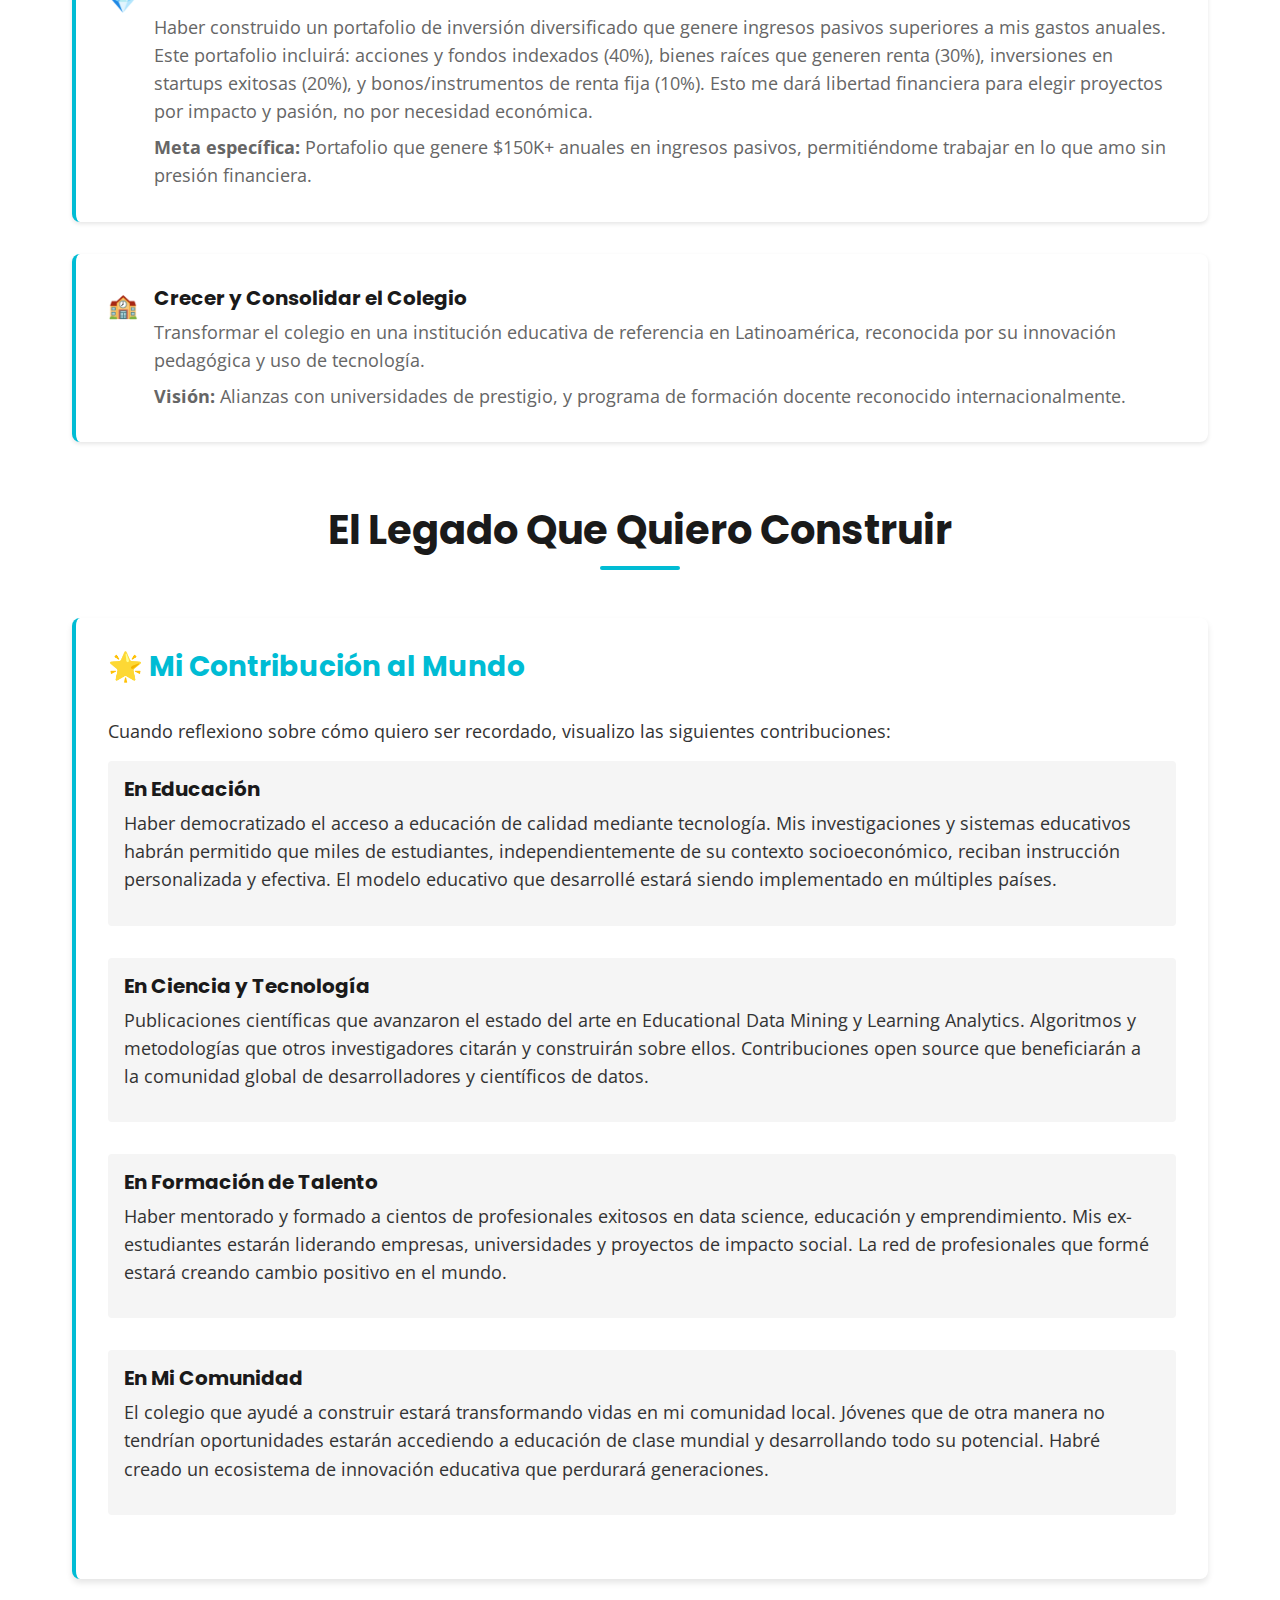
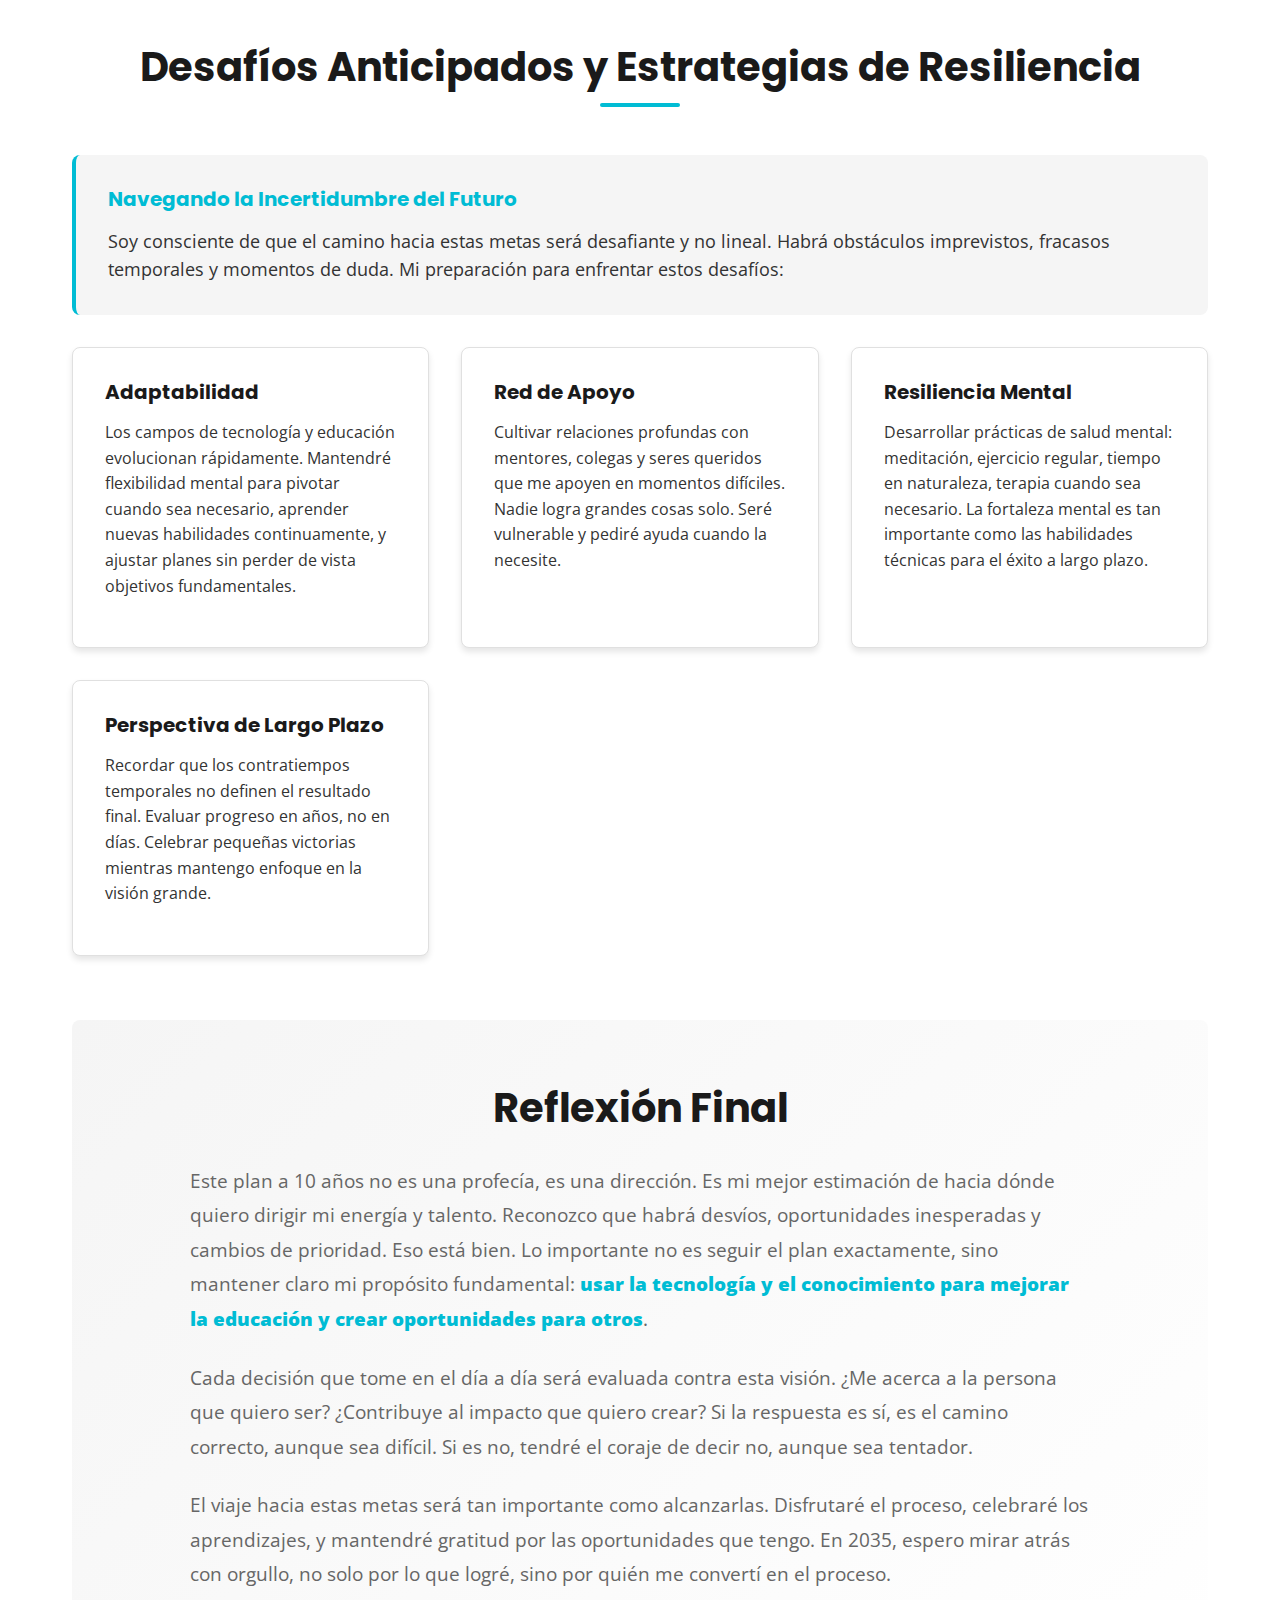
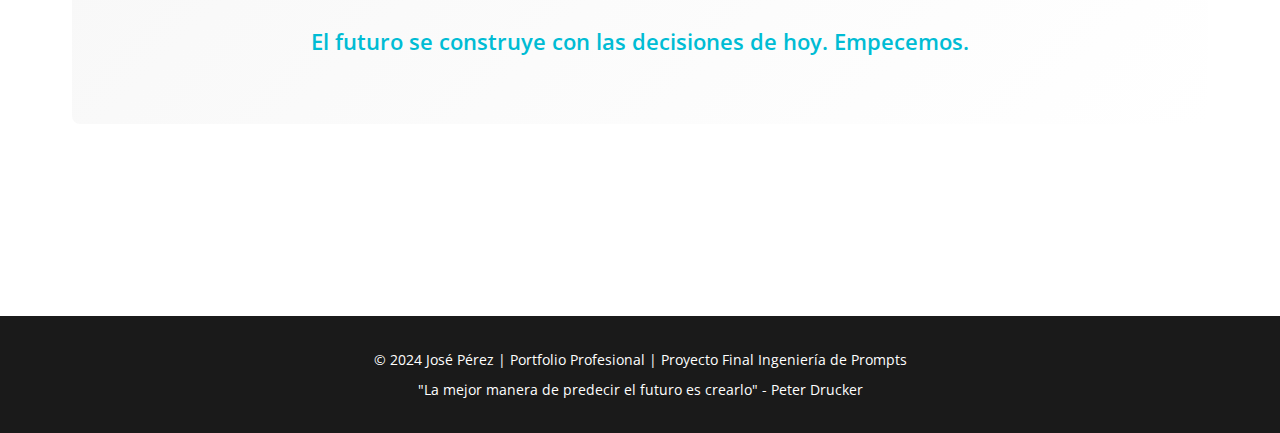
<file: proyecto-final-demo/plan-10anos.html>
<!DOCTYPE html>
<html lang="es">
<head>
    <meta charset="UTF-8">
    <meta name="viewport" content="width=device-width, initial-scale=1.0">
    <title>Metas a 10 Años - José Pérez</title>
    <link rel="stylesheet" href="style.css">
</head>
<body>
    <!-- Header & Navigation -->
    <header>
        <nav>
            <div class="nav-brand">José Pérez</div>
            <ul class="nav-menu">
                <li><a href="index.html">Inicio</a></li>
                <li><a href="carreras.html">Mis Carreras</a></li>
                <li><a href="plan-1ano.html">Plan 1 Año</a></li>
                <li><a href="plan-5anos.html">Plan 5 Años</a></li>
                <li><a href="plan-10anos.html" class="active">Metas 10 Años</a></li>
            </ul>
        </nav>
    </header>

    <!-- Main Content -->
    <main>
        <!-- Hero Section -->
        <section class="hero">
            <div class="container">
                <h1>Metas a 10 Años</h1>
                <p>Visión a largo plazo 2025-2035 | Impacto, legado y realización personal</p>
            </div>
        </section>

        <!-- Vision Statement -->
        <section class="vision-statement">
            <div class="info-box">
                <h2 class="text-center" style="color: var(--color-accent);">Mi Visión para 2035</h2>
                <p style="text-align: center; font-size: 1.3rem; line-height: 1.8; margin-top: 1.5rem;">
                    En 10 años, me veo como un profesional reconocido internacionalmente en la intersección de 
                    <strong>ciencia de datos, educación y tecnología</strong>. Habré completado mi PhD, estaré 
                    enseñando en universidades de prestigio, e impactando miles de vidas a través de la educación 
                    y la innovación. Viviré de mis inversiones mientras continúo contribuyendo a la sociedad 
                    mediante investigación, docencia y liderazgo de instituciones educativas. Habré encontrado 
                    el balance perfecto entre <strong>excelencia profesional, estabilidad financiera, desarrollo 
                    personal y contribución social</strong>.
                </p>
            </div>
        </section>

        <!-- Main Goals -->
        <section class="main-goals">
            <h2 class="section-title">Objetivos Principales a 10 Años</h2>
            
            <ul class="goals-list">
                <li class="goal-item">
                    <span class="goal-icon">🎓</span>
                    <div class="goal-content">
                        <h4>Completar Mi PhD</h4>
                        <p>
                            Obtener mi doctorado en un campo que fusione mis areas de estudio y tenga un gran impacto social.
                            Mi tesis doctoral podria ser en el impacto de la tecnologia en la educacion y su impacto en la economia de un pais como Peru,
                            será un aporte significativo al campo, con potencial de ser implementada en sistemas educativos reales.
                        </p>
                        <p style="margin-top: 0.5rem; color: var(--color-gray-dark);">
                            <strong>Instituciones objetivo:</strong> Princeton, MIT, Oxford, Tsinghua University, National University 
                            of Singapore, Universidad de Cambridge.
                        </p>
                    </div>
                </li>

                <li class="goal-item">
                    <span class="goal-icon">👨‍🏫</span>
                    <div class="goal-content">
                        <h4>Enseñar en Universidades de Prestigio</h4>
                        <p>
                            Ser profesor en universidades reconocidas en el Peru e internacionalmente, 
                            enseñando cursos de Data Science, Machine Learning aplicado a Educación.
                            Dirigir un laboratorio de investigación con estudiantes de maestría 
                            y doctorado. Publicar 5-10 papers por año, obtener grants de investigación, y establecerme 
                            como autoridad en mi campo.
                        </p>
                        <p style="margin-top: 0.5rem; color: var(--color-gray-dark);">
                            <strong>Impacto esperado:</strong> Formar 50+ estudiantes de posgrado, influir en políticas 
                            educativas mediante investigación, crear metodologías que sean adoptadas globalmente.
                        </p>
                    </div>
                </li>

                <li class="goal-item">
                    <span class="goal-icon">💎</span>
                    <div class="goal-content">
                        <h4>Vivir de Mis Inversiones</h4>
                        <p>
                            Haber construido un portafolio de inversión diversificado que genere ingresos pasivos 
                            superiores a mis gastos anuales. Este portafolio incluirá: acciones y fondos indexados 
                            (40%), bienes raíces que generen renta (30%), inversiones en startups exitosas (20%), 
                            y bonos/instrumentos de renta fija (10%). Esto me dará libertad financiera para elegir 
                            proyectos por impacto y pasión, no por necesidad económica.
                        </p>
                        <p style="margin-top: 0.5rem; color: var(--color-gray-dark);">
                            <strong>Meta específica:</strong> Portafolio que genere $150K+ anuales en ingresos pasivos, 
                            permitiéndome trabajar en lo que amo sin presión financiera.
                        </p>
                    </div>
                </li>

                <li class="goal-item">
                    <span class="goal-icon">🏫</span>
                    <div class="goal-content">
                        <h4>Crecer y Consolidar el Colegio</h4>
                        <p>
                            Transformar el colegio en una institución educativa de referencia en Latinoamérica, 
                            reconocida por su innovación pedagógica y uso de tecnología. 
                        </p>
                        <p style="margin-top: 0.5rem; color: var(--color-gray-dark);">
                            <strong>Visión:</strong> Alianzas con universidades de prestigio, y programa de formación docente reconocido internacionalmente.
                        </p>
                    </div>
                </li>
            </ul>
        </section>


        <!-- Legacy -->
        <section class="legacy">
            <h2 class="section-title">El Legado Que Quiero Construir</h2>
            
            <div class="career-card">
                <h3>🌟 Mi Contribución al Mundo</h3>
                <div class="career-details">
                    <p style="font-size: 1.15rem; margin-bottom: 1rem;">
                        Cuando reflexiono sobre cómo quiero ser recordado, visualizo las siguientes contribuciones:
                    </p>
                    
                    <div class="career-section">
                        <h4>En Educación</h4>
                        <p>
                            Haber democratizado el acceso a educación de calidad mediante tecnología. Mis investigaciones 
                            y sistemas educativos habrán permitido que miles de estudiantes, independientemente de su 
                            contexto socioeconómico, reciban instrucción personalizada y efectiva. El modelo educativo 
                            que desarrollé estará siendo implementado en múltiples países.
                        </p>
                    </div>

                    <div class="career-section">
                        <h4>En Ciencia y Tecnología</h4>
                        <p>
                            Publicaciones científicas que avanzaron el estado del arte en Educational Data Mining y 
                            Learning Analytics. Algoritmos y metodologías que otros investigadores citarán y construirán 
                            sobre ellos. Contribuciones open source que beneficiarán a la comunidad global de desarrolladores 
                            y científicos de datos.
                        </p>
                    </div>

                    <div class="career-section">
                        <h4>En Formación de Talento</h4>
                        <p>
                            Haber mentorado y formado a cientos de profesionales exitosos en data science, educación y 
                            emprendimiento. Mis ex-estudiantes estarán liderando empresas, universidades y proyectos 
                            de impacto social. La red de profesionales que formé estará creando cambio positivo en el mundo.
                        </p>
                    </div>

                    <div class="career-section">
                        <h4>En Mi Comunidad</h4>
                        <p>
                            El colegio que ayudé a construir estará transformando vidas en mi comunidad local. Jóvenes 
                            que de otra manera no tendrían oportunidades estarán accediendo a educación de clase mundial 
                            y desarrollando todo su potencial. Habré creado un ecosistema de innovación educativa que 
                            perdurará generaciones.
                        </p>
                    </div>
                </div>
            </div>
        </section>

        <!-- Challenges & Resilience -->
        <section class="challenges-future">
            <h2 class="section-title">Desafíos Anticipados y Estrategias de Resiliencia</h2>
            
            <div class="info-box">
                <h4>Navegando la Incertidumbre del Futuro</h4>
                <p>
                    Soy consciente de que el camino hacia estas metas será desafiante y no lineal. Habrá obstáculos 
                    imprevistos, fracasos temporales y momentos de duda. Mi preparación para enfrentar estos desafíos:
                </p>
            </div>

            <div class="cards-grid mt-md">
                <div class="card">
                    <h4>Adaptabilidad</h4>
                    <p>
                        Los campos de tecnología y educación evolucionan rápidamente. Mantendré flexibilidad 
                        mental para pivotar cuando sea necesario, aprender nuevas habilidades continuamente, 
                        y ajustar planes sin perder de vista objetivos fundamentales.
                    </p>
                </div>

                <div class="card">
                    <h4>Red de Apoyo</h4>
                    <p>
                        Cultivar relaciones profundas con mentores, colegas y seres queridos que me apoyen 
                        en momentos difíciles. Nadie logra grandes cosas solo. Seré vulnerable y pediré 
                        ayuda cuando la necesite.
                    </p>
                </div>

                <div class="card">
                    <h4>Resiliencia Mental</h4>
                    <p>
                        Desarrollar prácticas de salud mental: meditación, ejercicio regular, tiempo en 
                        naturaleza, terapia cuando sea necesario. La fortaleza mental es tan importante 
                        como las habilidades técnicas para el éxito a largo plazo.
                    </p>
                </div>

                <div class="card">
                    <h4>Perspectiva de Largo Plazo</h4>
                    <p>
                        Recordar que los contratiempos temporales no definen el resultado final. Evaluar 
                        progreso en años, no en días. Celebrar pequeñas victorias mientras mantengo 
                        enfoque en la visión grande.
                    </p>
                </div>
            </div>
        </section>



        <!-- Final Reflection -->
        <section class="final-reflection">
            <div class="hero" style="margin-top: 3rem;">
                <div class="container">
                    <h2>Reflexión Final</h2>
                    <p style="font-size: 1.2rem; line-height: 1.8; max-width: 900px; margin: 1.5rem auto; text-align: left;">
                        Este plan a 10 años no es una profecía, es una dirección. Es mi mejor estimación de hacia 
                        dónde quiero dirigir mi energía y talento. Reconozco que habrá desvíos, oportunidades 
                        inesperadas y cambios de prioridad. Eso está bien. Lo importante no es seguir el plan 
                        exactamente, sino mantener claro mi propósito fundamental: 
                        <span class="accent-text"><strong>usar la tecnología y el conocimiento para mejorar la 
                        educación y crear oportunidades para otros</strong></span>.
                    </p>
                    <p style="font-size: 1.2rem; line-height: 1.8; max-width: 900px; margin: 1.5rem auto; text-align: left;">
                        Cada decisión que tome en el día a día será evaluada contra esta visión. ¿Me acerca a 
                        la persona que quiero ser? ¿Contribuye al impacto que quiero crear? Si la respuesta es sí, 
                        es el camino correcto, aunque sea difícil. Si es no, tendré el coraje de decir no, aunque 
                        sea tentador.
                    </p>
                    <p style="font-size: 1.2rem; line-height: 1.8; max-width: 900px; margin: 1.5rem auto; text-align: left;">
                        El viaje hacia estas metas será tan importante como alcanzarlas. Disfrutaré el proceso, 
                        celebraré los aprendizajes, y mantendré gratitud por las oportunidades que tengo. 
                        En 2035, espero mirar atrás con orgullo, no solo por lo que logré, sino por quién me 
                        convertí en el proceso.
                    </p>
                    <p style="font-size: 1.4rem; font-weight: 600; margin-top: 2rem; color: var(--color-accent);">
                        El futuro se construye con las decisiones de hoy. Empecemos.
                    </p>
                </div>
            </div>
        </section>
    </main>

    <!-- Footer -->
    <footer>
        <p>&copy; 2024 José Pérez | Portfolio Profesional | Proyecto Final Ingeniería de Prompts</p>
        <p style="margin-top: 0.5rem; font-size: 0.85rem;">
            "La mejor manera de predecir el futuro es crearlo" - Peter Drucker
        </p>
    </footer>
</body>
</html>
</file>
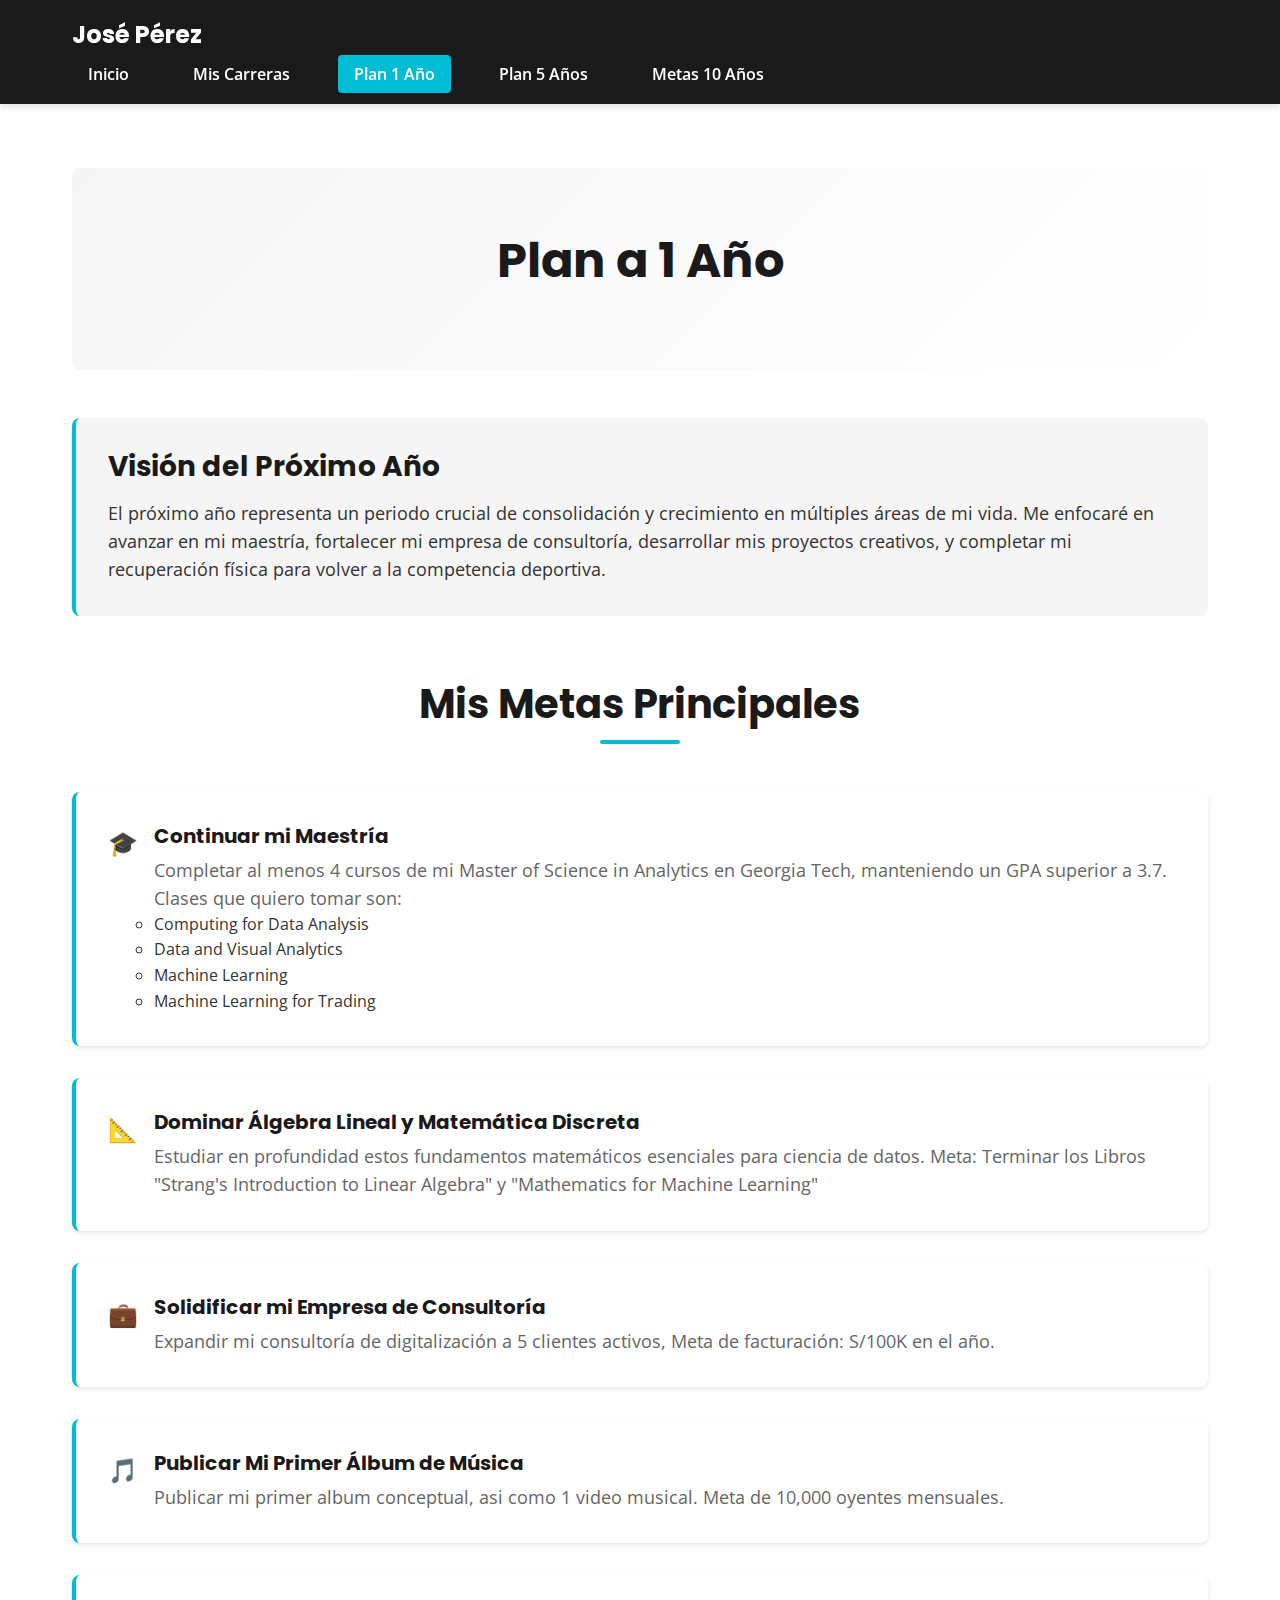
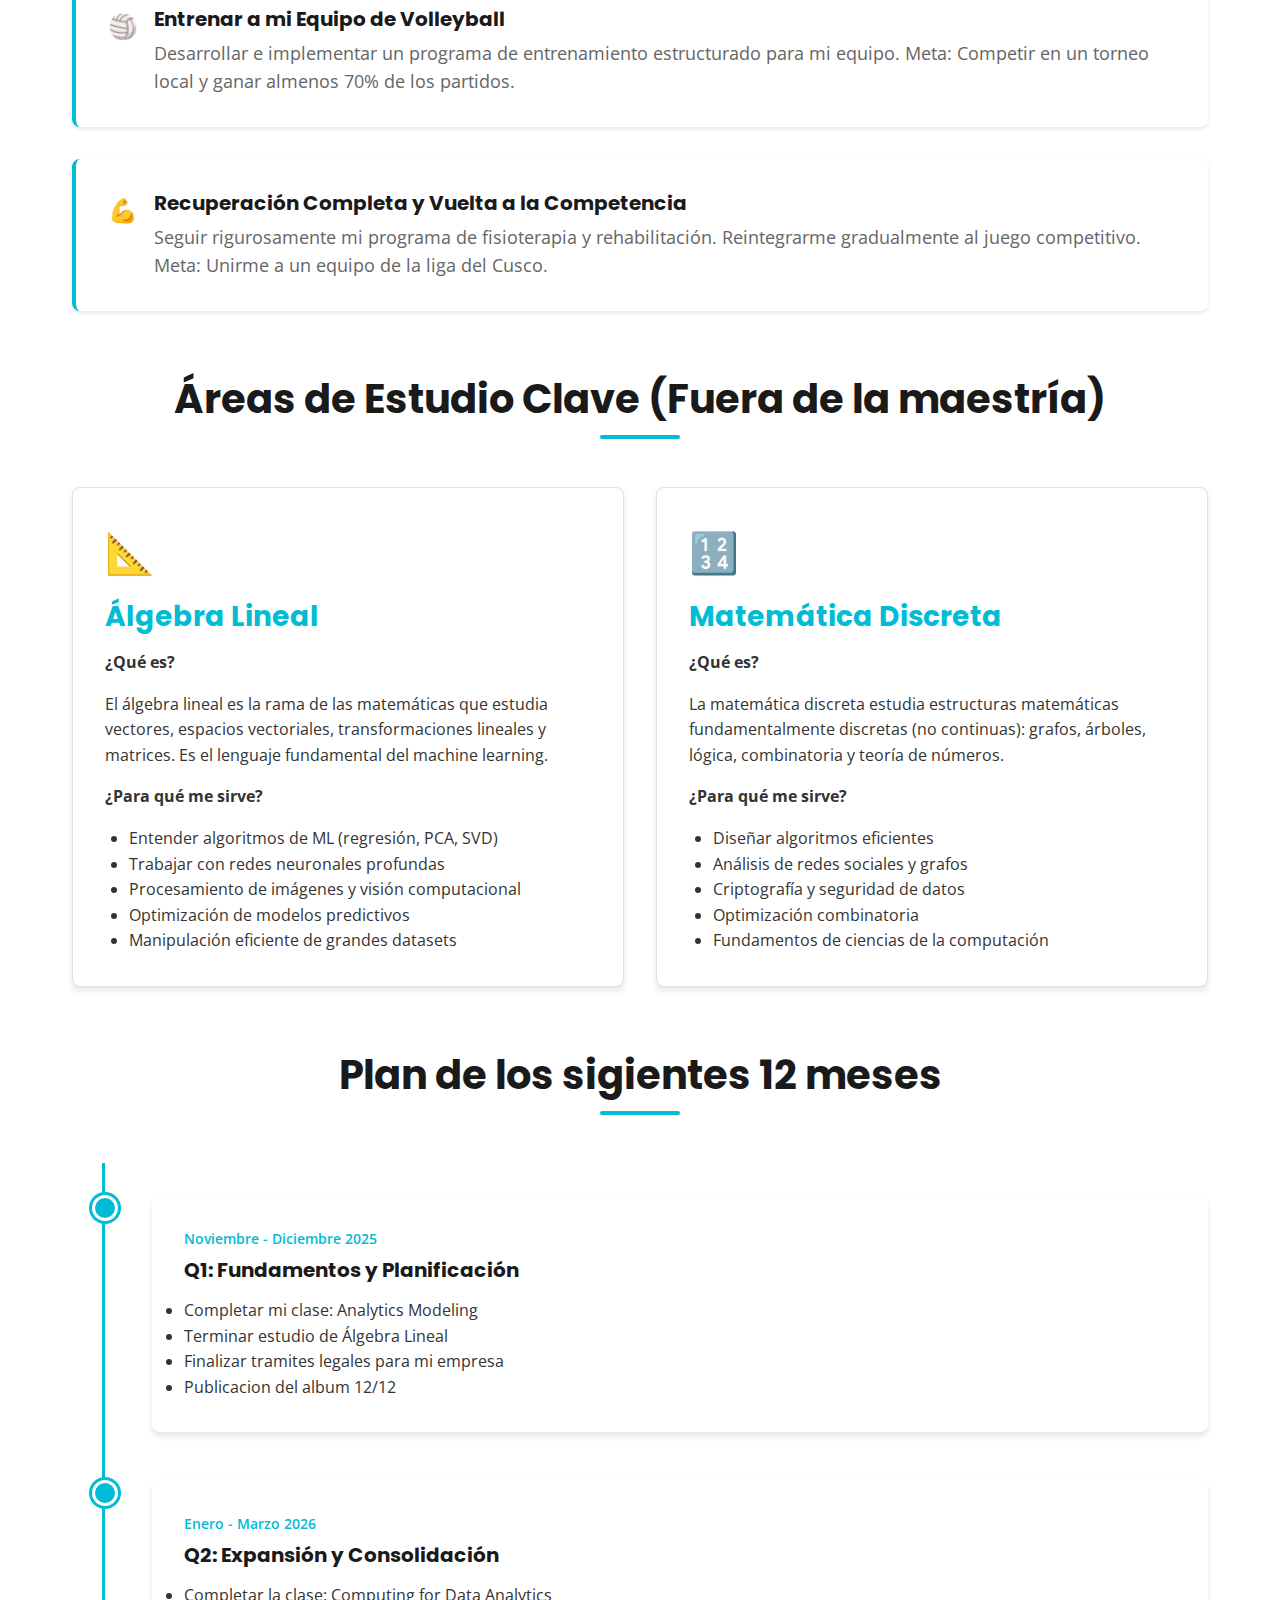
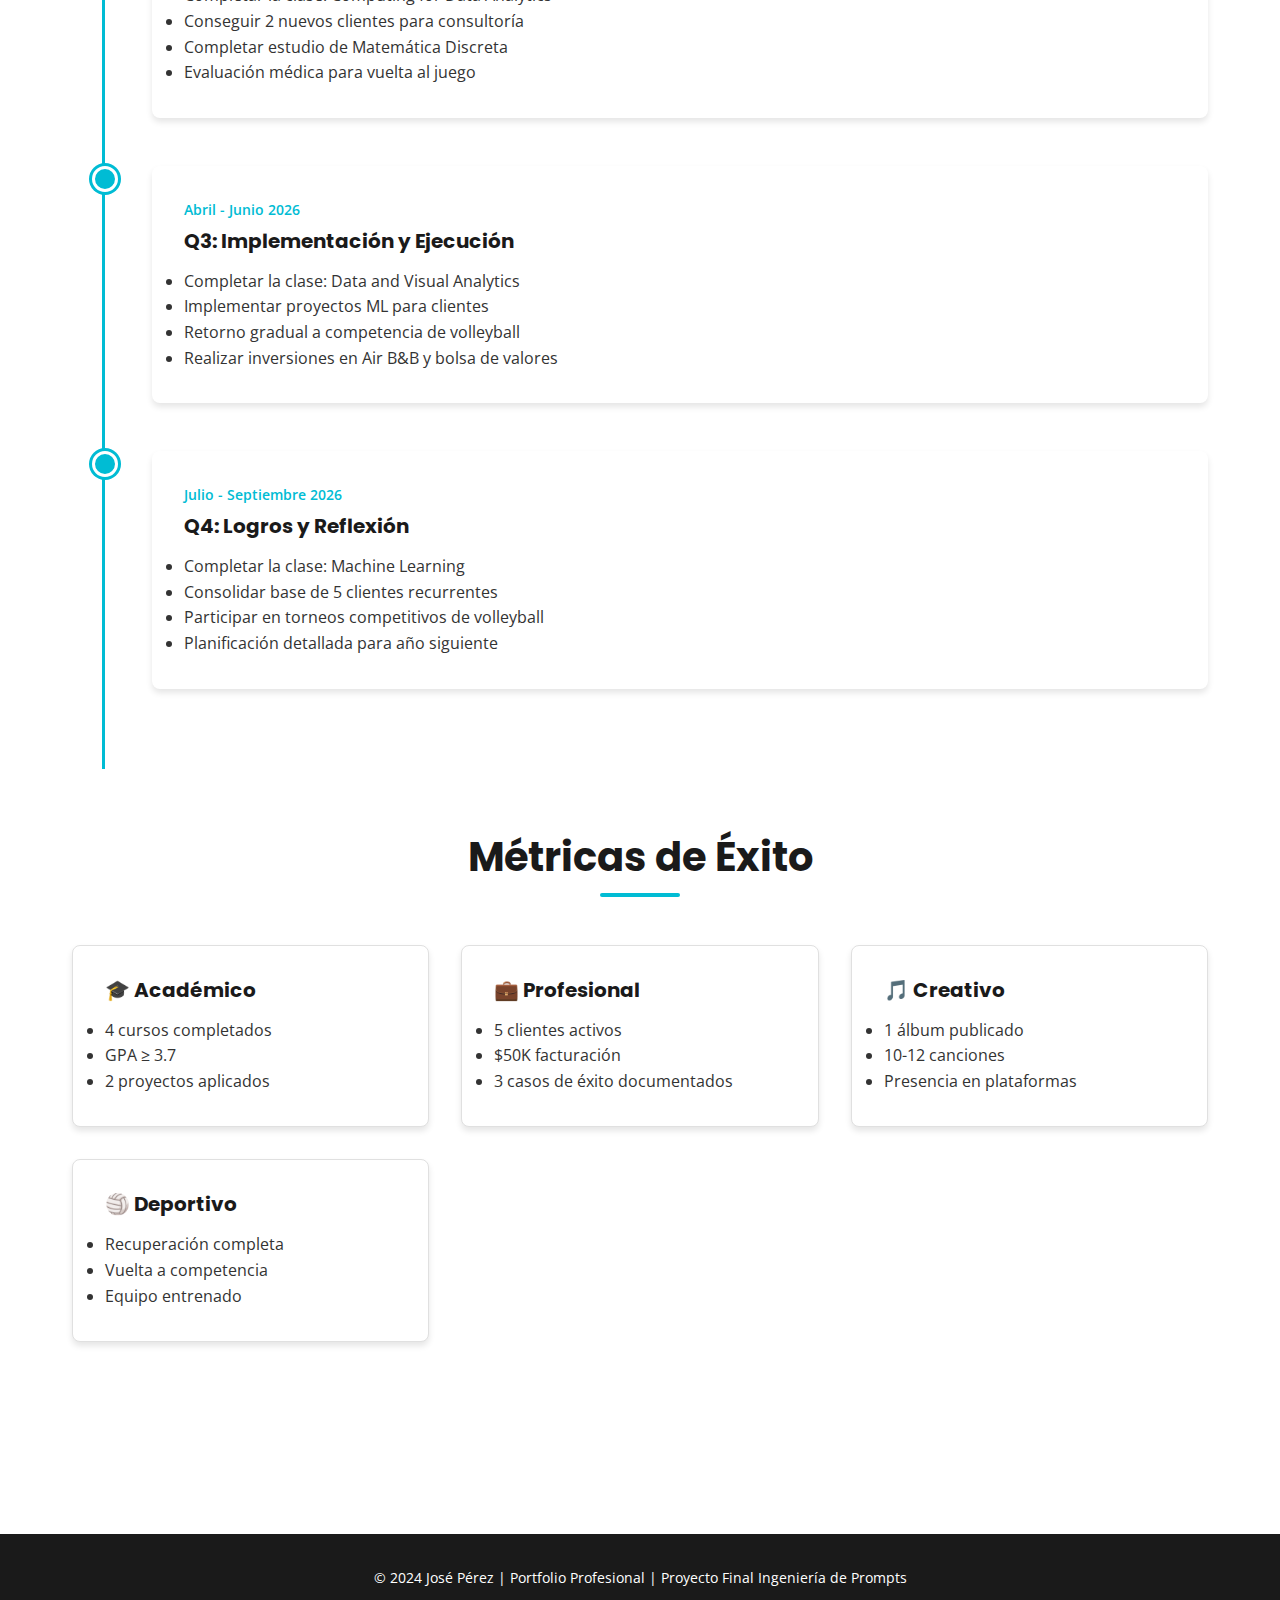
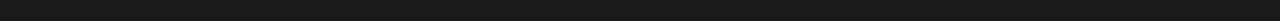
<file: proyecto-final-demo/plan-1ano.html>
<!DOCTYPE html>
<html lang="es">
<head>
    <meta charset="UTF-8">
    <meta name="viewport" content="width=device-width, initial-scale=1.0">
    <title>Plan a 1 Año - José Pérez</title>
    <link rel="stylesheet" href="style.css">
</head>
<body>
    <!-- Header & Navigation -->
    <header>
        <nav>
            <div class="nav-brand">José Pérez</div>
            <ul class="nav-menu">
                <li><a href="index.html">Inicio</a></li>
                <li><a href="carreras.html">Mis Carreras</a></li>
                <li><a href="plan-1ano.html" class="active">Plan 1 Año</a></li>
                <li><a href="plan-5anos.html">Plan 5 Años</a></li>
                <li><a href="plan-10anos.html">Metas 10 Años</a></li>
            </ul>
        </nav>
    </header>

    <!-- Main Content -->
    <main>
        <!-- Hero Section -->
        <section class="hero">
            <div class="container">
                <h1>Plan a 1 Año</h1>
            </div>
        </section>

        <!-- Introduction -->
        <section class="introduction">
            <div class="info-box">
                <h3>Visión del Próximo Año</h3>
                <p>
                    El próximo año representa un periodo crucial de consolidación y crecimiento en múltiples áreas de mi vida. 
                    Me enfocaré en avanzar en mi maestría, fortalecer mi empresa de consultoría, desarrollar 
                    mis proyectos creativos, y completar mi recuperación física para volver a la competencia deportiva. 
                </p>
            </div>
        </section>

        <!-- Goals Section -->
        <section class="goals">
            <h2 class="section-title">Mis Metas Principales</h2>
            
            <ul class="goals-list">
                <li class="goal-item">
                    <span class="goal-icon">🎓</span>
                    <div class="goal-content">
                        <h4>Continuar mi Maestría</h4>
                        <p>
                            Completar al menos 4 cursos de mi Master of Science in Analytics en Georgia Tech, manteniendo 
                            un GPA superior a 3.7. Clases que quiero tomar son:
                            <ul>
                                <li>Computing for Data Analysis</li>
                                <li>Data and Visual Analytics</li>
                                <li>Machine Learning</li>
                                <li>Machine Learning for Trading</li>
                            </ul>
                        </p>
                    </div>
                </li>

                <li class="goal-item">
                    <span class="goal-icon">📐</span>
                    <div class="goal-content">
                        <h4>Dominar Álgebra Lineal y Matemática Discreta</h4>
                        <p>
                            Estudiar en profundidad estos fundamentos matemáticos esenciales para ciencia de datos. 
                            Meta: Terminar los Libros "Strang's Introduction to Linear Algebra" y "Mathematics for Machine Learning"
                        </p>
                    </div>
                </li>

                <li class="goal-item">
                    <span class="goal-icon">💼</span>
                    <div class="goal-content">
                        <h4>Solidificar mi Empresa de Consultoría</h4>
                        <p>
                            Expandir mi consultoría de digitalización a 5 clientes activos, Meta de 
                            facturación: S/100K en el año.
                        </p>
                    </div>
                </li>

                <li class="goal-item">
                    <span class="goal-icon">🎵</span>
                    <div class="goal-content">
                        <h4>Publicar Mi Primer Álbum de Música</h4>
                        <p>
                            Publicar mi primer album conceptual, asi como 1 video musical. Meta de 10,000 oyentes mensuales.
                        </p>
                    </div>
                </li>

                <li class="goal-item">
                    <span class="goal-icon">🏐</span>
                    <div class="goal-content">
                        <h4>Entrenar a mi Equipo de Volleyball</h4>
                        <p>
                            Desarrollar e implementar un programa de entrenamiento estructurado para mi equipo. 
                            Meta: Competir en un torneo local y ganar almenos 70% de los partidos.
                        </p>
                    </div>
                </li>

                <li class="goal-item">
                    <span class="goal-icon">💪</span>
                    <div class="goal-content">
                        <h4>Recuperación Completa y Vuelta a la Competencia</h4>
                        <p>
                            Seguir rigurosamente mi programa de fisioterapia y rehabilitación. Reintegrarme gradualmente 
                            al juego competitivo. Meta: Unirme a un equipo de la liga del Cusco.
                        </p>
                    </div>
                </li>
            </ul>
        </section>

        <!-- Deep Dive Sections -->
        <section class="deep-dive">
            <h2 class="section-title">Áreas de Estudio Clave (Fuera de la maestría)</h2>

            <div class="cards-grid">
                <div class="card">
                    <span class="card-icon">📐</span>
                    <h3>Álgebra Lineal</h3>
                    <p><strong>¿Qué es?</strong></p>
                    <p>
                        El álgebra lineal es la rama de las matemáticas que estudia vectores, espacios vectoriales, 
                        transformaciones lineales y matrices. Es el lenguaje fundamental del machine learning.
                    </p>
                    <p><strong>¿Para qué me sirve?</strong></p>
                    <ul style="text-align: left; padding-left: 1.5rem;">
                        <li>Entender algoritmos de ML (regresión, PCA, SVD)</li>
                        <li>Trabajar con redes neuronales profundas</li>
                        <li>Procesamiento de imágenes y visión computacional</li>
                        <li>Optimización de modelos predictivos</li>
                        <li>Manipulación eficiente de grandes datasets</li>
                    </ul>
                </div>

                <div class="card">
                    <span class="card-icon">🔢</span>
                    <h3>Matemática Discreta</h3>
                    <p><strong>¿Qué es?</strong></p>
                    <p>
                        La matemática discreta estudia estructuras matemáticas fundamentalmente discretas (no continuas): 
                        grafos, árboles, lógica, combinatoria y teoría de números.
                    </p>
                    <p><strong>¿Para qué me sirve?</strong></p>
                    <ul style="text-align: left; padding-left: 1.5rem;">
                        <li>Diseñar algoritmos eficientes</li>
                        <li>Análisis de redes sociales y grafos</li>
                        <li>Criptografía y seguridad de datos</li>
                        <li>Optimización combinatoria</li>
                        <li>Fundamentos de ciencias de la computación</li>
                    </ul>
                </div>
            </div>

        </section>

        <!-- Timeline -->
        <section class="timeline-section">
            <h2 class="section-title">Plan de los sigientes 12 meses</h2>
            
            <div class="timeline-vertical">
                <div class="timeline-item">
                    <div class="timeline-content">
                        <div class="timeline-date">Noviembre - Diciembre 2025</div>
                        <h4>Q1: Fundamentos y Planificación</h4>
                        <ul>
                            <li>Completar mi clase: Analytics Modeling</li>
                            <li>Terminar estudio de Álgebra Lineal</li>
                            <li>Finalizar tramites legales para mi empresa</li>
                            <li>Publicacion del album 12/12</li>
                        </ul>
                    </div>
                </div>

                <div class="timeline-item">
                    <div class="timeline-content">
                        <div class="timeline-date">Enero - Marzo 2026</div>
                        <h4>Q2: Expansión y Consolidación</h4>
                        <ul>
                            <li>Completar la clase: Computing for Data Analytics</li>
                            <li>Conseguir 2 nuevos clientes para consultoría</li>
                            <li>Completar estudio de Matemática Discreta</li>
                            <li>Evaluación médica para vuelta al juego</li>
                        </ul>
                    </div>
                </div>

                <div class="timeline-item">
                    <div class="timeline-content">
                        <div class="timeline-date">Abril - Junio 2026</div>
                        <h4>Q3: Implementación y Ejecución</h4>
                        <ul>
                            <li>Completar la clase: Data and Visual Analytics</li>
                            <li>Implementar proyectos ML para clientes</li>
                            <li>Retorno gradual a competencia de volleyball</li>
                            <li>Realizar inversiones en Air B&B y bolsa de valores</li>
                        </ul>
                    </div>
                </div>

                <div class="timeline-item">
                    <div class="timeline-content">
                        <div class="timeline-date">Julio - Septiembre 2026</div>
                        <h4>Q4: Logros y Reflexión</h4>
                        <ul>
                            <li>Completar la clase: Machine Learning</li>
                            <li>Consolidar base de 5 clientes recurrentes</li>
                            <li>Participar en torneos competitivos de volleyball</li>
                            <li>Planificación detallada para año siguiente</li>
                        </ul>
                    </div>
                </div>
            </div>
        </section>

        <!-- Metrics -->
        <section class="metrics">
            <h2 class="section-title">Métricas de Éxito</h2>
            <div class="cards-grid">
                <div class="card">
                    <h4>🎓 Académico</h4>
                    <ul style="text-align: left;">
                        <li>4 cursos completados</li>
                        <li>GPA ≥ 3.7</li>
                        <li>2 proyectos aplicados</li>
                    </ul>
                </div>
                <div class="card">
                    <h4>💼 Profesional</h4>
                    <ul style="text-align: left;">
                        <li>5 clientes activos</li>
                        <li>$50K facturación</li>
                        <li>3 casos de éxito documentados</li>
                    </ul>
                </div>
                <div class="card">
                    <h4>🎵 Creativo</h4>
                    <ul style="text-align: left;">
                        <li>1 álbum publicado</li>
                        <li>10-12 canciones</li>
                        <li>Presencia en plataformas</li>
                    </ul>
                </div>
                <div class="card">
                    <h4>🏐 Deportivo</h4>
                    <ul style="text-align: left;">
                        <li>Recuperación completa</li>
                        <li>Vuelta a competencia</li>
                        <li>Equipo entrenado</li>
                    </ul>
                </div>
            </div>
        </section>
    </main>

    <!-- Footer -->
    <footer>
        <p>&copy; 2024 José Pérez | Portfolio Profesional | Proyecto Final Ingeniería de Prompts</p>
    </footer>
</body>
</html>
</file>
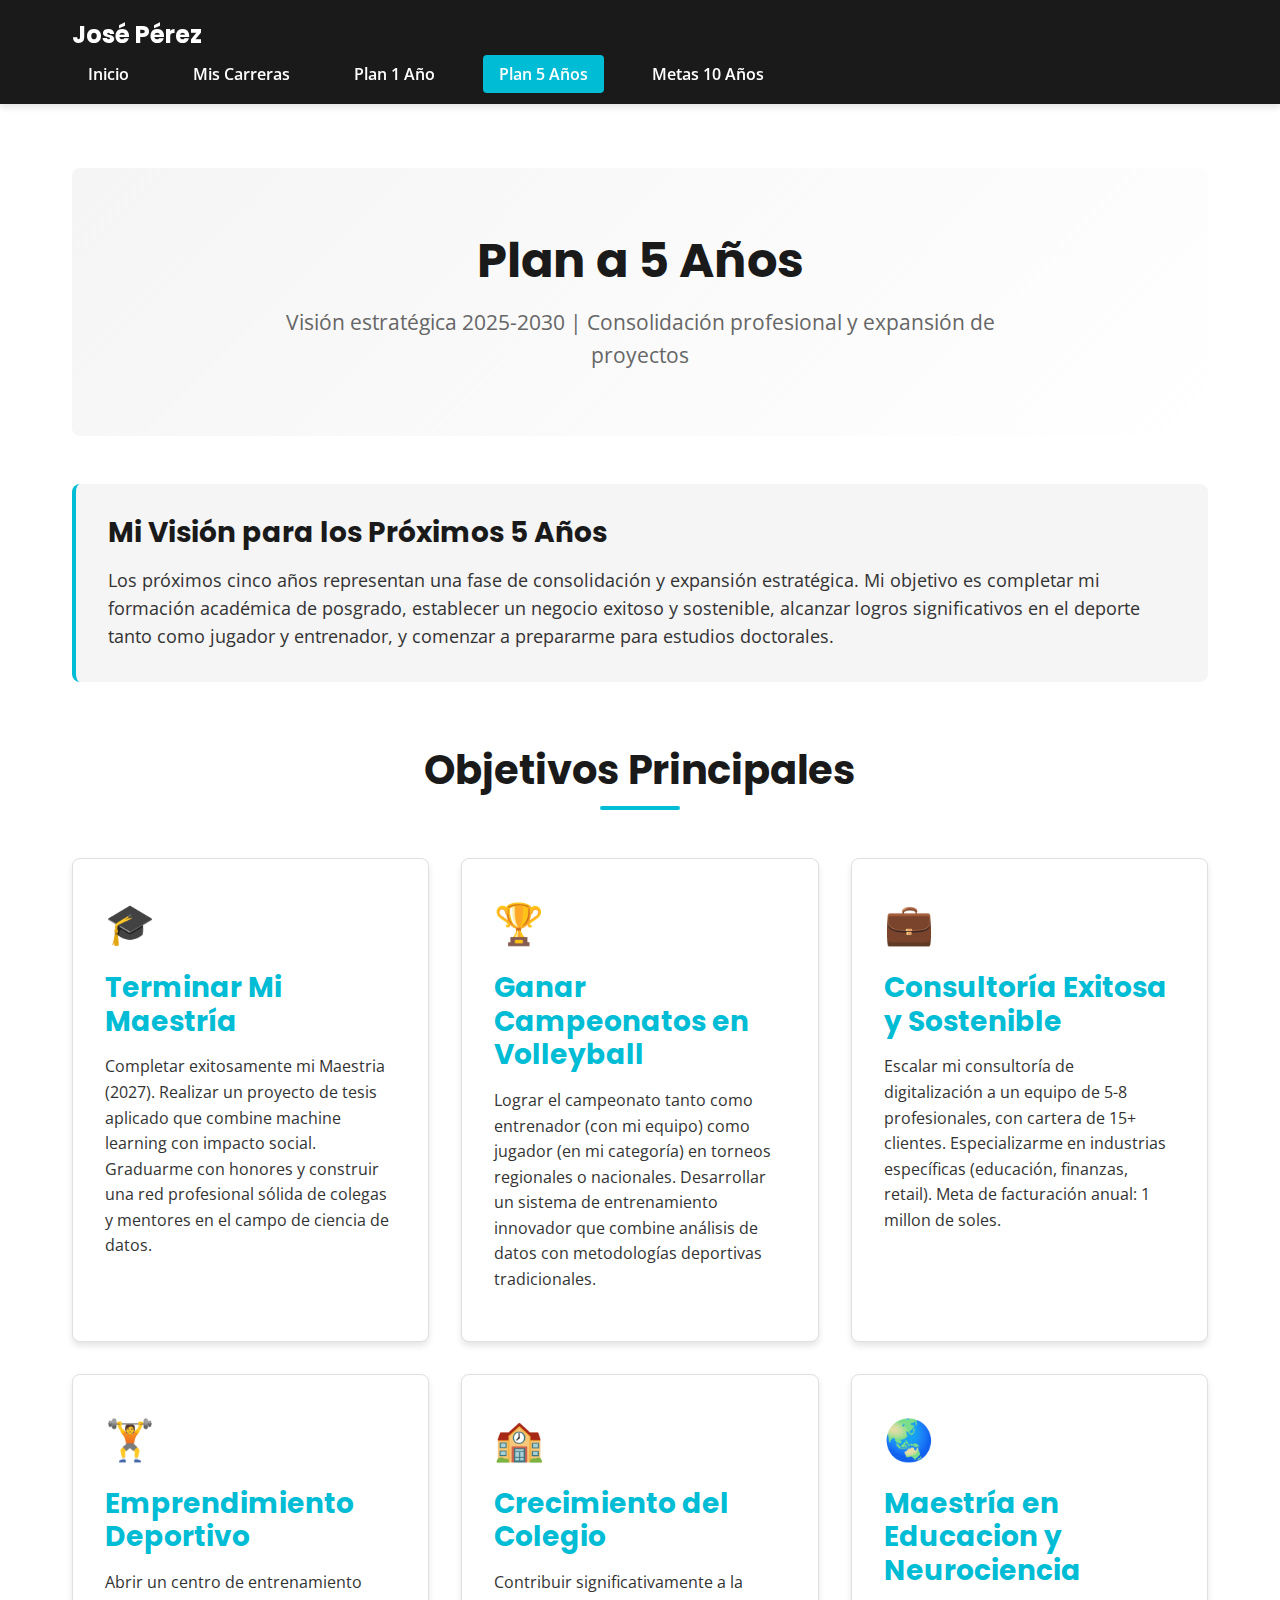
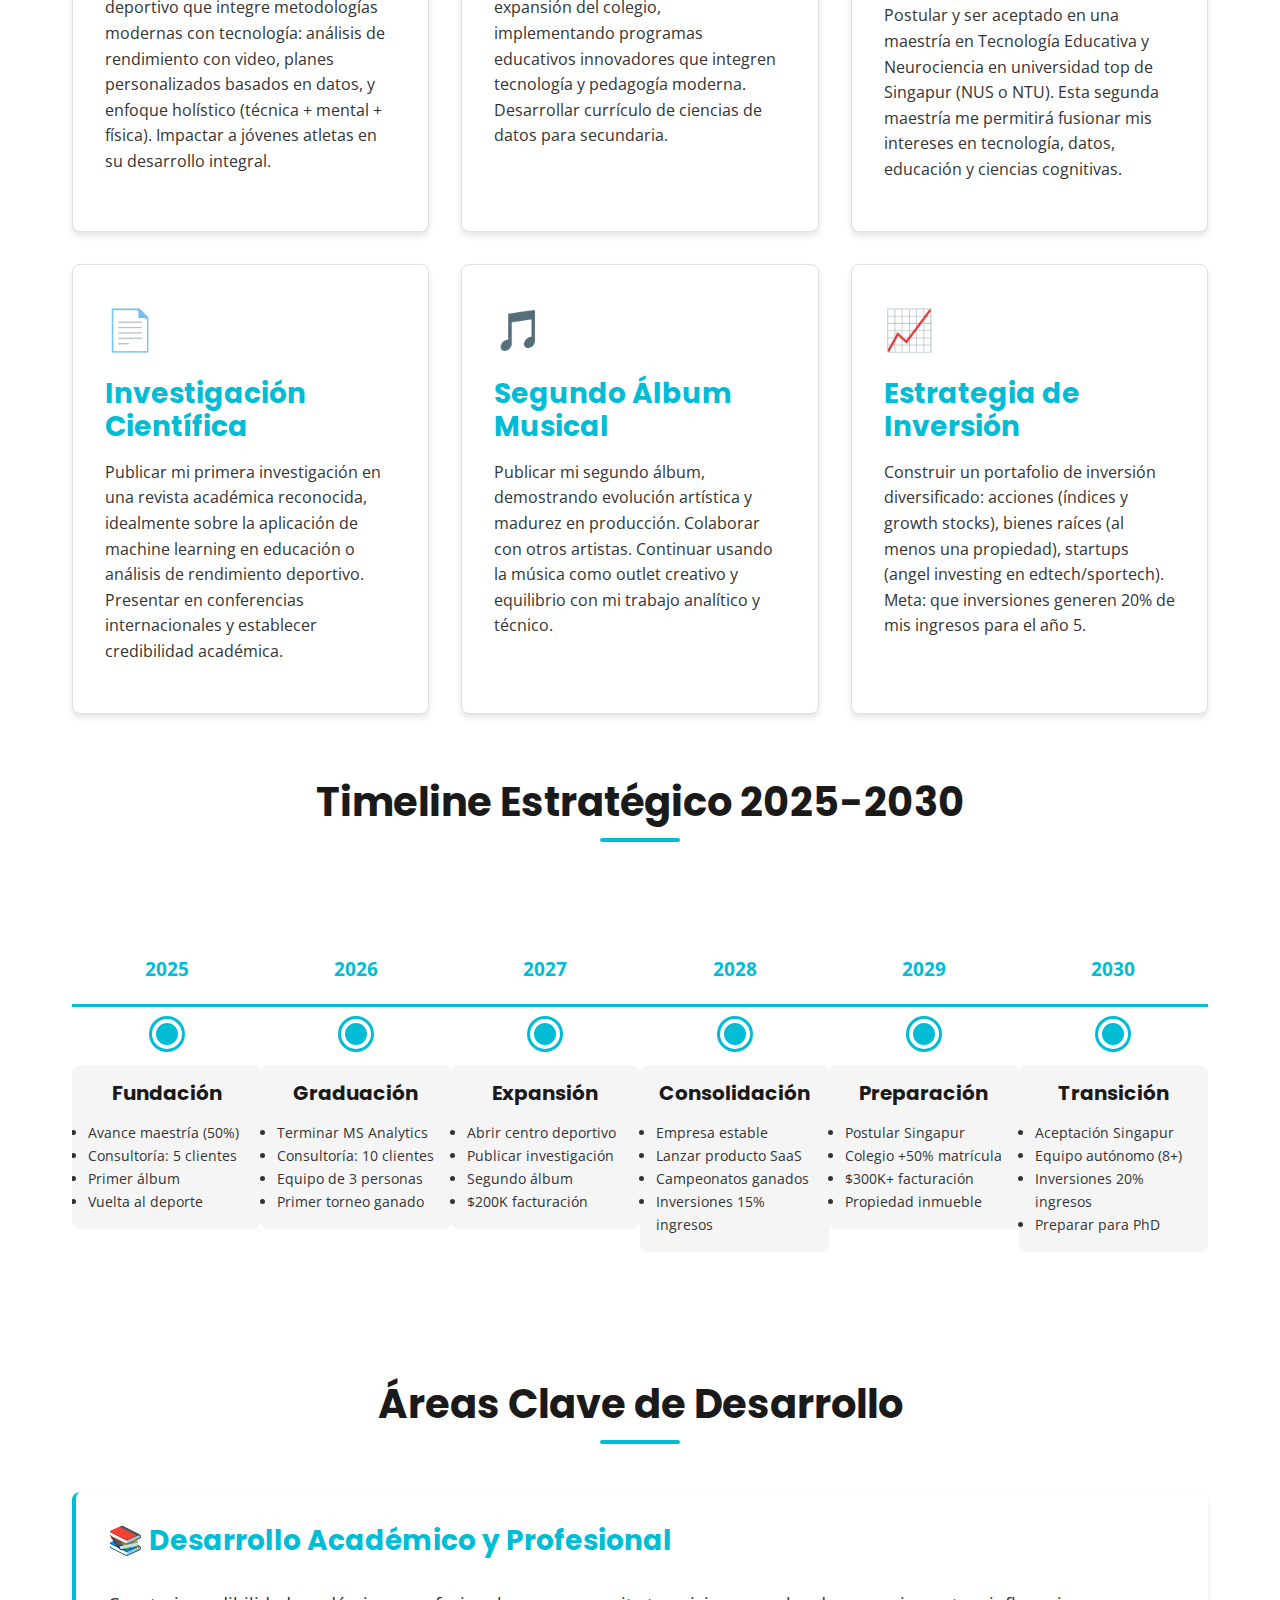
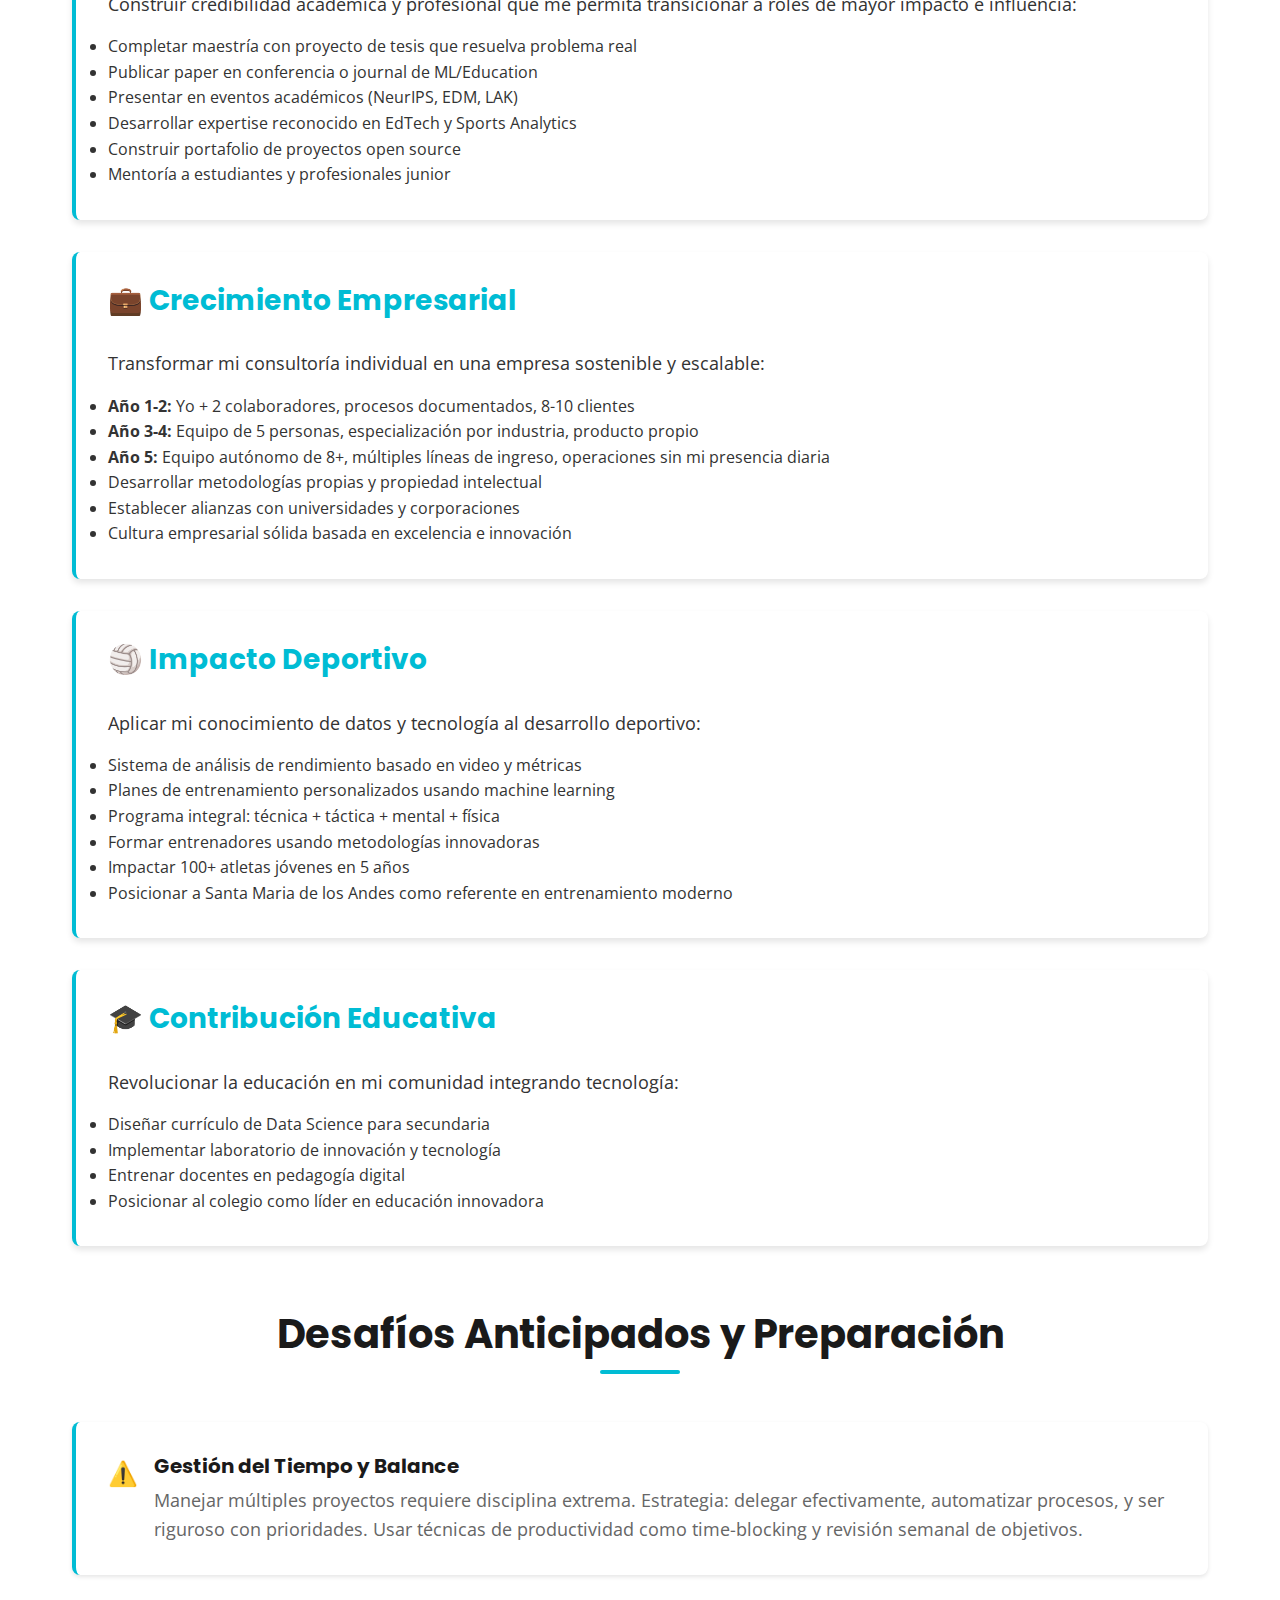
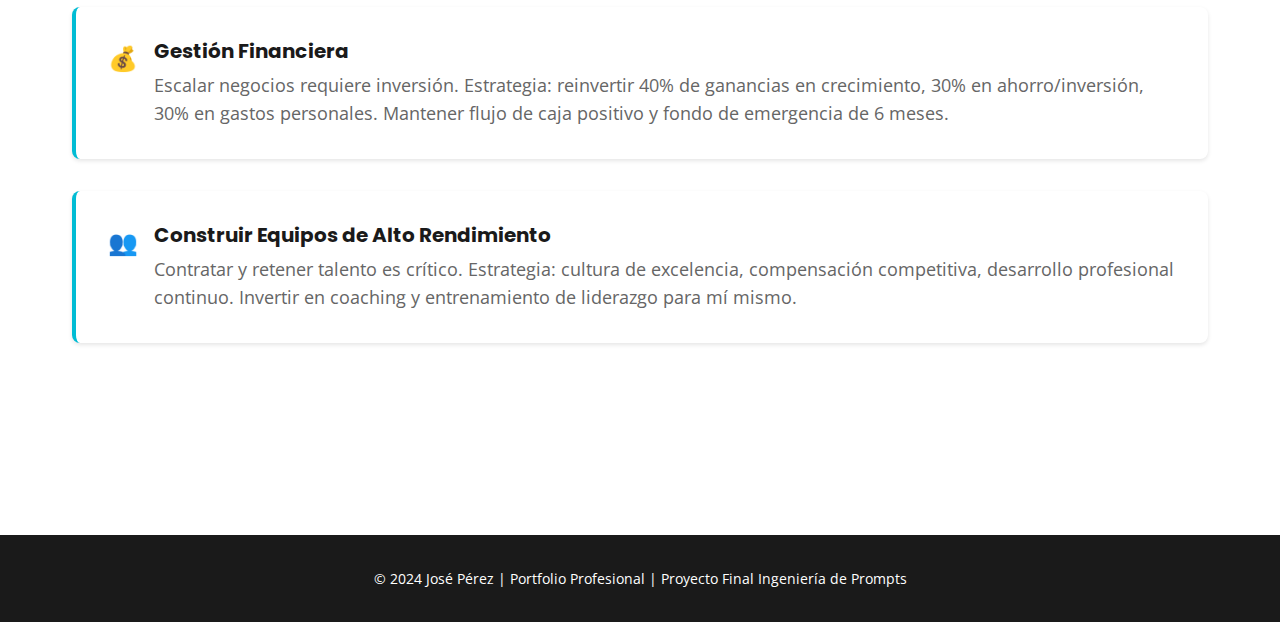
<file: proyecto-final-demo/plan-5anos.html>
<!DOCTYPE html>
<html lang="es">
<head>
    <meta charset="UTF-8">
    <meta name="viewport" content="width=device-width, initial-scale=1.0">
    <title>Plan a 5 Años - José Pérez</title>
    <link rel="stylesheet" href="style.css">
</head>
<body>
    <!-- Header & Navigation -->
    <header>
        <nav>
            <div class="nav-brand">José Pérez</div>
            <ul class="nav-menu">
                <li><a href="index.html">Inicio</a></li>
                <li><a href="carreras.html">Mis Carreras</a></li>
                <li><a href="plan-1ano.html">Plan 1 Año</a></li>
                <li><a href="plan-5anos.html" class="active">Plan 5 Años</a></li>
                <li><a href="plan-10anos.html">Metas 10 Años</a></li>
            </ul>
        </nav>
    </header>

    <!-- Main Content -->
    <main>
        <!-- Hero Section -->
        <section class="hero">
            <div class="container">
                <h1>Plan a 5 Años</h1>
                <p>Visión estratégica 2025-2030 | Consolidación profesional y expansión de proyectos</p>
            </div>
        </section>

        <!-- Introduction -->
        <section class="introduction">
            <div class="info-box">
                <h3>Mi Visión para los Próximos 5 Años</h3>
                <p>
                    Los próximos cinco años representan una fase de consolidación y expansión estratégica. Mi objetivo 
                    es completar mi formación académica de posgrado, establecer un negocio exitoso y sostenible, 
                    alcanzar logros significativos en el deporte tanto como jugador y entrenador, y comenzar a prepararme 
                    para estudios doctorales.
                </p>
            </div>
        </section>

        <!-- Main Goals -->
        <section class="goals">
            <h2 class="section-title">Objetivos Principales</h2>
            
            <div class="cards-grid">
                <div class="card">
                    <span class="card-icon">🎓</span>
                    <h3>Terminar Mi Maestría</h3>
                    <p>
                        Completar exitosamente mi Maestria (2027). 
                        Realizar un proyecto de tesis aplicado que combine machine learning con impacto social. 
                        Graduarme con honores y construir una red profesional sólida de colegas y mentores 
                        en el campo de ciencia de datos.
                    </p>
                </div>

                <div class="card">
                    <span class="card-icon">🏆</span>
                    <h3>Ganar Campeonatos en Volleyball</h3>
                    <p>
                        Lograr el campeonato tanto como entrenador (con mi equipo) como jugador (en mi categoría) 
                        en torneos regionales o nacionales. Desarrollar un sistema de entrenamiento innovador 
                        que combine análisis de datos con metodologías deportivas tradicionales.
                    </p>
                </div>

                <div class="card">
                    <span class="card-icon">💼</span>
                    <h3>Consultoría Exitosa y Sostenible</h3>
                    <p>
                        Escalar mi consultoría de digitalización a un equipo de 5-8 profesionales, con cartera 
                        de 15+ clientes. Especializarme en industrias específicas (educación, finanzas, 
                        retail). Meta de facturación anual: 1 millon de soles.
                    </p>
                
                </div>

                <div class="card">
                    <span class="card-icon">🏋️</span>
                    <h3>Emprendimiento Deportivo</h3>
                    <p>
                        Abrir un centro de entrenamiento deportivo que integre metodologías modernas con tecnología: 
                        análisis de rendimiento con video, planes personalizados basados en datos, y enfoque 
                        holístico (técnica + mental + física). Impactar a jóvenes atletas en su desarrollo integral.
                    </p>
                </div>

                <div class="card">
                    <span class="card-icon">🏫</span>
                    <h3>Crecimiento del Colegio</h3>
                    <p>
                        Contribuir significativamente a la expansión del colegio, implementando programas 
                        educativos innovadores que integren tecnología y pedagogía moderna. Desarrollar 
                        currículo de ciencias de datos para secundaria.
                    </p>
                </div>

                <div class="card">
                    <span class="card-icon">🌏</span>
                    <h3>Maestría en Educacion y Neurociencia</h3>
                    <p>
                        Postular y ser aceptado en una maestría en Tecnología Educativa y Neurociencia en 
                        universidad top de Singapur (NUS o NTU). Esta segunda maestría me permitirá fusionar 
                        mis intereses en tecnología, datos, educación y ciencias cognitivas.
                    </p>
                </div>

                <div class="card">
                    <span class="card-icon">📄</span>
                    <h3>Investigación Científica</h3>
                    <p>
                        Publicar mi primera investigación en una revista académica reconocida, idealmente 
                        sobre la aplicación de machine learning en educación o análisis de rendimiento deportivo. 
                        Presentar en conferencias internacionales y establecer credibilidad académica.
                    </p>
                </div>

                <div class="card">
                    <span class="card-icon">🎵</span>
                    <h3>Segundo Álbum Musical</h3>
                    <p>
                        Publicar mi segundo álbum, demostrando evolución artística y madurez en producción. 
                        Colaborar con otros artistas. Continuar usando la música como outlet creativo y 
                        equilibrio con mi trabajo analítico y técnico.
                    </p>
                </div>

                <div class="card">
                    <span class="card-icon">📈</span>
                    <h3>Estrategia de Inversión</h3>
                    <p>
                        Construir un portafolio de inversión diversificado: acciones (índices y growth stocks), 
                        bienes raíces (al menos una propiedad), startups (angel investing en edtech/sportech). 
                        Meta: que inversiones generen 20% de mis ingresos para el año 5.
                    </p>
                </div>
            </div>
        </section>

        <!-- Timeline -->
        <section class="timeline-section">
            <h2 class="section-title">Timeline Estratégico 2025-2030</h2>
            
            <div class="timeline-horizontal">
                <div class="timeline-track">
                    <div class="timeline-milestone">
                        <div class="milestone-year">2025</div>
                        <div class="milestone-marker"></div>
                        <div class="milestone-content">
                            <h4>Fundación</h4>
                            <ul style="text-align: left; font-size: 0.9rem;">
                                <li>Avance maestría (50%)</li>
                                <li>Consultoría: 5 clientes</li>
                                <li>Primer álbum</li>
                                <li>Vuelta al deporte</li>
                            </ul>
                        </div>
                    </div>

                    <div class="timeline-milestone">
                        <div class="milestone-year">2026</div>
                        <div class="milestone-marker"></div>
                        <div class="milestone-content">
                            <h4>Graduación</h4>
                            <ul style="text-align: left; font-size: 0.9rem;">
                                <li>Terminar MS Analytics</li>
                                <li>Consultoría: 10 clientes</li>
                                <li>Equipo de 3 personas</li>
                                <li>Primer torneo ganado</li>
                            </ul>
                        </div>
                    </div>

                    <div class="timeline-milestone">
                        <div class="milestone-year">2027</div>
                        <div class="milestone-marker"></div>
                        <div class="milestone-content">
                            <h4>Expansión</h4>
                            <ul style="text-align: left; font-size: 0.9rem;">
                                <li>Abrir centro deportivo</li>
                                <li>Publicar investigación</li>
                                <li>Segundo álbum</li>
                                <li>$200K facturación</li>
                            </ul>
                        </div>
                    </div>

                    <div class="timeline-milestone">
                        <div class="milestone-year">2028</div>
                        <div class="milestone-marker"></div>
                        <div class="milestone-content">
                            <h4>Consolidación</h4>
                            <ul style="text-align: left; font-size: 0.9rem;">
                                <li>Empresa estable</li>
                                <li>Lanzar producto SaaS</li>
                                <li>Campeonatos ganados</li>
                                <li>Inversiones 15% ingresos</li>
                            </ul>
                        </div>
                    </div>

                    <div class="timeline-milestone">
                        <div class="milestone-year">2029</div>
                        <div class="milestone-marker"></div>
                        <div class="milestone-content">
                            <h4>Preparación</h4>
                            <ul style="text-align: left; font-size: 0.9rem;">
                                <li>Postular Singapur</li>
                                <li>Colegio +50% matrícula</li>
                                <li>$300K+ facturación</li>
                                <li>Propiedad inmueble</li>
                            </ul>
                        </div>
                    </div>

                    <div class="timeline-milestone">
                        <div class="milestone-year">2030</div>
                        <div class="milestone-marker"></div>
                        <div class="milestone-content">
                            <h4>Transición</h4>
                            <ul style="text-align: left; font-size: 0.9rem;">
                                <li>Aceptación Singapur</li>
                                <li>Equipo autónomo (8+)</li>
                                <li>Inversiones 20% ingresos</li>
                                <li>Preparar para PhD</li>
                            </ul>
                        </div>
                    </div>
                </div>
            </div>
        </section>

        <!-- Key Focus Areas -->
        <section class="focus-areas">
            <h2 class="section-title">Áreas Clave de Desarrollo</h2>

            <div class="career-card">
                <h3>📚 Desarrollo Académico y Profesional</h3>
                <div class="career-details">
                    <p>
                        Construir credibilidad académica y profesional que me permita transicionar a roles de mayor 
                        impacto e influencia:
                    </p>
                    <ul>
                        <li>Completar maestría con proyecto de tesis que resuelva problema real</li>
                        <li>Publicar paper en conferencia o journal de ML/Education</li>
                        <li>Presentar en eventos académicos (NeurIPS, EDM, LAK)</li>
                        <li>Desarrollar expertise reconocido en EdTech y Sports Analytics</li>
                        <li>Construir portafolio de proyectos open source</li>
                        <li>Mentoría a estudiantes y profesionales junior</li>
                    </ul>
                </div>
            </div>

            <div class="career-card">
                <h3>💼 Crecimiento Empresarial</h3>
                <div class="career-details">
                    <p>
                        Transformar mi consultoría individual en una empresa sostenible y escalable:
                    </p>
                    <ul>
                        <li><strong>Año 1-2:</strong> Yo + 2 colaboradores, procesos documentados, 8-10 clientes</li>
                        <li><strong>Año 3-4:</strong> Equipo de 5 personas, especialización por industria, producto propio</li>
                        <li><strong>Año 5:</strong> Equipo autónomo de 8+, múltiples líneas de ingreso, operaciones sin mi presencia diaria</li>
                        <li>Desarrollar metodologías propias y propiedad intelectual</li>
                        <li>Establecer alianzas con universidades y corporaciones</li>
                        <li>Cultura empresarial sólida basada en excelencia e innovación</li>
                    </ul>
                </div>
            </div>

            <div class="career-card">
                <h3>🏐 Impacto Deportivo</h3>
                <div class="career-details">
                    <p>
                        Aplicar mi conocimiento de datos y tecnología al desarrollo deportivo:
                    </p>
                    <ul>
                        <li>Sistema de análisis de rendimiento basado en video y métricas</li>
                        <li>Planes de entrenamiento personalizados usando machine learning</li>
                        <li>Programa integral: técnica + táctica + mental + física</li>
                        <li>Formar entrenadores usando metodologías innovadoras</li>
                        <li>Impactar 100+ atletas jóvenes en 5 años</li>
                        <li>Posicionar a Santa Maria de los Andes como referente en entrenamiento moderno</li>
                    </ul>
                </div>
            </div>

            <div class="career-card">
                <h3>🎓 Contribución Educativa</h3>
                <div class="career-details">
                    <p>
                        Revolucionar la educación en mi comunidad integrando tecnología:
                    </p>
                    <ul>
                        <li>Diseñar currículo de Data Science para secundaria</li>
                        <li>Implementar laboratorio de innovación y tecnología</li>
                        <li>Entrenar docentes en pedagogía digital</li>
                        <li>Posicionar al colegio como líder en educación innovadora</li>
                    </ul>
                </div>
            </div>
        </section>

        <!-- Challenges & Preparation -->
        <section class="challenges">
            <h2 class="section-title">Desafíos Anticipados y Preparación</h2>
            <ul class="goals-list">
                <li class="goal-item">
                    <span class="goal-icon">⚠️</span>
                    <div class="goal-content">
                        <h4>Gestión del Tiempo y Balance</h4>
                        <p>
                            Manejar múltiples proyectos requiere disciplina extrema. Estrategia: delegar efectivamente, 
                            automatizar procesos, y ser riguroso con prioridades. Usar técnicas de productividad 
                            como time-blocking y revisión semanal de objetivos.
                        </p>
                    </div>
                </li>
                <li class="goal-item">
                    <span class="goal-icon">💰</span>
                    <div class="goal-content">
                        <h4>Gestión Financiera</h4>
                        <p>
                            Escalar negocios requiere inversión. Estrategia: reinvertir 40% de ganancias en crecimiento, 
                            30% en ahorro/inversión, 30% en gastos personales. Mantener flujo de caja positivo y 
                            fondo de emergencia de 6 meses.
                        </p>
                    </div>
                </li>
                <li class="goal-item">
                    <span class="goal-icon">👥</span>
                    <div class="goal-content">
                        <h4>Construir Equipos de Alto Rendimiento</h4>
                        <p>
                            Contratar y retener talento es crítico. Estrategia: cultura de excelencia, compensación 
                            competitiva, desarrollo profesional continuo. Invertir en coaching y entrenamiento 
                            de liderazgo para mí mismo.
                        </p>
                    </div>
                </li>
            </ul>
        </section>
    </main>

    <!-- Footer -->
    <footer>
        <p>&copy; 2024 José Pérez | Portfolio Profesional | Proyecto Final Ingeniería de Prompts</p>
    </footer>
</body>
</html>
</file>
<file: proyecto-final-demo/style.css>
/* ===================================
   Professional Portfolio - Main Styles
   Modern Minimal Design
   =================================== */

/* Import Google Fonts */
@import url('https://fonts.googleapis.com/css2?family=Poppins:wght@300;400;600;700&family=Open+Sans:wght@300;400;600&display=swap');

/* ===================================
   CSS Variables & Reset
   =================================== */

:root {
    --color-primary: #1a1a1a;
    --color-secondary: #ffffff;
    --color-accent: #00bcd4;
    --color-accent-dark: #0097a7;
    --color-gray: #f5f5f5;
    --color-gray-dark: #666666;
    --color-text: #333333;
    
    --font-heading: 'Poppins', sans-serif;
    --font-body: 'Open Sans', sans-serif;
    
    --spacing-xs: 0.5rem;
    --spacing-sm: 1rem;
    --spacing-md: 2rem;
    --spacing-lg: 3rem;
    --spacing-xl: 4rem;
    
    --shadow-sm: 0 2px 4px rgba(0,0,0,0.1);
    --shadow-md: 0 4px 6px rgba(0,0,0,0.1);
    --shadow-lg: 0 10px 20px rgba(0,0,0,0.15);
    
    --transition: all 0.3s ease;
}

* {
    margin: 0;
    padding: 0;
    box-sizing: border-box;
}

html {
    scroll-behavior: smooth;
}

body {
    font-family: var(--font-body);
    color: var(--color-text);
    line-height: 1.6;
    background-color: var(--color-secondary);
}

/* ===================================
   Typography
   =================================== */

h1, h2, h3, h4, h5, h6 {
    font-family: var(--font-heading);
    font-weight: 700;
    line-height: 1.2;
    margin-bottom: var(--spacing-sm);
    color: var(--color-primary);
}

h1 {
    font-size: 3rem;
    margin-bottom: var(--spacing-md);
}

h2 {
    font-size: 2.5rem;
    margin-bottom: var(--spacing-md);
}

h3 {
    font-size: 1.75rem;
    margin-bottom: var(--spacing-sm);
}

h4 {
    font-size: 1.25rem;
}

p {
    margin-bottom: var(--spacing-sm);
    font-size: 1.1rem;
}

a {
    text-decoration: none;
    color: var(--color-accent);
    transition: var(--transition);
}

a:hover {
    color: var(--color-accent-dark);
}

/* ===================================
   Header & Navigation
   =================================== */

header {
    background-color: var(--color-primary);
    box-shadow: var(--shadow-md);
    position: sticky;
    top: 0;
    z-index: 1000;
}

nav {
    max-width: 1200px;
    margin: 0 auto;
    padding: var(--spacing-sm) var(--spacing-md);
}

.nav-brand {
    color: var(--color-secondary);
    font-family: var(--font-heading);
    font-size: 1.5rem;
    font-weight: 700;
    display: inline-block;
    margin-bottom: var(--spacing-xs);
}

.nav-menu {
    list-style: none;
    display: flex;
    flex-wrap: wrap;
    gap: var(--spacing-md);
}

.nav-menu li a {
    color: var(--color-secondary);
    padding: var(--spacing-xs) var(--spacing-sm);
    border-radius: 4px;
    transition: var(--transition);
    font-weight: 600;
}

.nav-menu li a:hover {
    background-color: var(--color-accent);
    color: var(--color-secondary);
}

.nav-menu li a.active {
    background-color: var(--color-accent);
    color: var(--color-secondary);
}

/* ===================================
   Main Container
   =================================== */

main {
    max-width: 1200px;
    margin: 0 auto;
    padding: var(--spacing-xl) var(--spacing-md);
    min-height: calc(100vh - 200px);
}

.container {
    max-width: 100%;
}

/* ===================================
   Hero Section
   =================================== */

.hero {
    text-align: center;
    padding: var(--spacing-xl) 0;
    background: linear-gradient(135deg, var(--color-gray) 0%, var(--color-secondary) 100%);
    border-radius: 8px;
    margin-bottom: var(--spacing-lg);
}

.hero h1 {
    color: var(--color-primary);
    margin-bottom: var(--spacing-sm);
}

.hero p {
    font-size: 1.3rem;
    color: var(--color-gray-dark);
    max-width: 800px;
    margin: 0 auto;
}

.hero .accent-text {
    color: var(--color-accent);
    font-weight: 600;
}

/* ===================================
   Section Styles
   =================================== */

section {
    margin-bottom: var(--spacing-xl);
}

.section-title {
    text-align: center;
    margin-bottom: var(--spacing-lg);
    position: relative;
    padding-bottom: var(--spacing-sm);
}

.section-title::after {
    content: '';
    position: absolute;
    bottom: 0;
    left: 50%;
    transform: translateX(-50%);
    width: 80px;
    height: 4px;
    background-color: var(--color-accent);
    border-radius: 2px;
}

/* ===================================
   Card Components
   =================================== */

.cards-grid {
    display: grid;
    grid-template-columns: repeat(auto-fit, minmax(280px, 1fr));
    gap: var(--spacing-md);
    margin-bottom: var(--spacing-lg);
}

.card {
    background-color: var(--color-secondary);
    border-radius: 8px;
    padding: var(--spacing-md);
    box-shadow: var(--shadow-md);
    transition: var(--transition);
    border: 1px solid #e0e0e0;
}

.card:hover {
    transform: translateY(-5px);
    box-shadow: var(--shadow-lg);
}

.card-icon {
    font-size: 2.5rem;
    margin-bottom: var(--spacing-sm);
    display: block;
}

.card h3 {
    color: var(--color-accent);
    margin-bottom: var(--spacing-sm);
}

.card p {
    color: var(--color-text);
    font-size: 1rem;
}

/* Career Cards - Expandable */
.career-card {
    background-color: var(--color-secondary);
    border-radius: 8px;
    padding: var(--spacing-md);
    box-shadow: var(--shadow-md);
    margin-bottom: var(--spacing-md);
    border-left: 4px solid var(--color-accent);
}

.career-card h3 {
    color: var(--color-accent);
    display: flex;
    align-items: center;
    gap: var(--spacing-sm);
}

.career-details {
    margin-top: var(--spacing-md);
}

.career-section {
    margin-bottom: var(--spacing-md);
    padding: var(--spacing-sm);
    background-color: var(--color-gray);
    border-radius: 4px;
}

.career-section h4 {
    color: var(--color-primary);
    margin-bottom: var(--spacing-xs);
}

.career-section ul {
    list-style-position: inside;
    padding-left: var(--spacing-sm);
}

.career-section ul li {
    margin-bottom: var(--spacing-xs);
}

.salary-info {
    display: flex;
    gap: var(--spacing-md);
    flex-wrap: wrap;
}

.salary-box {
    flex: 1;
    min-width: 150px;
    background-color: var(--color-accent);
    color: var(--color-secondary);
    padding: var(--spacing-sm);
    border-radius: 4px;
    text-align: center;
}

.salary-box strong {
    display: block;
    font-size: 1.5rem;
    margin-bottom: var(--spacing-xs);
}

/* ===================================
   Timeline Components
   =================================== */

/* Vertical Timeline */
.timeline-vertical {
    position: relative;
    padding: var(--spacing-md) 0;
}

.timeline-vertical::before {
    content: '';
    position: absolute;
    left: 30px;
    top: 0;
    bottom: 0;
    width: 3px;
    background-color: var(--color-accent);
}

.timeline-item {
    position: relative;
    padding-left: 80px;
    margin-bottom: var(--spacing-lg);
}

.timeline-item::before {
    content: '';
    position: absolute;
    left: 20px;
    top: 0;
    width: 20px;
    height: 20px;
    border-radius: 50%;
    background-color: var(--color-accent);
    border: 3px solid var(--color-secondary);
    box-shadow: 0 0 0 3px var(--color-accent);
}

.timeline-content {
    background-color: var(--color-secondary);
    padding: var(--spacing-md);
    border-radius: 8px;
    box-shadow: var(--shadow-md);
}

.timeline-date {
    color: var(--color-accent);
    font-weight: 600;
    font-size: 0.9rem;
    margin-bottom: var(--spacing-xs);
}

/* Horizontal Timeline */
.timeline-horizontal {
    position: relative;
    padding: var(--spacing-xl) 0;
    overflow-x: auto;
}

.timeline-track {
    display: flex;
    justify-content: space-between;
    position: relative;
    min-width: 800px;
}

.timeline-track::before {
    content: '';
    position: absolute;
    top: 50px;
    left: 0;
    right: 0;
    height: 3px;
    background-color: var(--color-accent);
}

.timeline-milestone {
    flex: 1;
    text-align: center;
    position: relative;
}

.milestone-marker {
    width: 30px;
    height: 30px;
    background-color: var(--color-accent);
    border-radius: 50%;
    margin: 35px auto var(--spacing-sm);
    border: 4px solid var(--color-secondary);
    box-shadow: 0 0 0 3px var(--color-accent);
}

.milestone-year {
    font-weight: 700;
    color: var(--color-accent);
    font-size: 1.2rem;
    margin-bottom: var(--spacing-xs);
}

.milestone-content {
    background-color: var(--color-gray);
    padding: var(--spacing-sm);
    border-radius: 8px;
    margin-top: var(--spacing-sm);
}

/* ===================================
   Goal Lists
   =================================== */

.goals-list {
    list-style: none;
}

.goal-item {
    background-color: var(--color-secondary);
    padding: var(--spacing-md);
    margin-bottom: var(--spacing-md);
    border-radius: 8px;
    box-shadow: var(--shadow-sm);
    border-left: 4px solid var(--color-accent);
    display: flex;
    align-items: flex-start;
    gap: var(--spacing-sm);
}

.goal-icon {
    font-size: 1.5rem;
    color: var(--color-accent);
    flex-shrink: 0;
}

.goal-content h4 {
    color: var(--color-primary);
    margin-bottom: var(--spacing-xs);
}

.goal-content p {
    color: var(--color-gray-dark);
    margin: 0;
}

/* ===================================
   Info Boxes
   =================================== */

.info-box {
    background-color: var(--color-gray);
    padding: var(--spacing-md);
    border-radius: 8px;
    margin-bottom: var(--spacing-md);
    border-left: 4px solid var(--color-accent);
}

.info-box h4 {
    color: var(--color-accent);
}

.info-box p {
    margin: 0;
}

/* ===================================
   University Sections
   =================================== */

.university-section {
    background: linear-gradient(135deg, var(--color-gray) 0%, var(--color-secondary) 100%);
    padding: var(--spacing-lg);
    border-radius: 8px;
    margin-bottom: var(--spacing-lg);
}

.university-header {
    text-align: center;
    margin-bottom: var(--spacing-md);
}

.university-header h2 {
    color: var(--color-primary);
}

.university-header p {
    color: var(--color-gray-dark);
    font-style: italic;
}

/* ===================================
   Footer
   =================================== */

footer {
    background-color: var(--color-primary);
    color: var(--color-secondary);
    text-align: center;
    padding: var(--spacing-md);
    margin-top: var(--spacing-xl);
}

footer p {
    margin: 0;
    font-size: 0.9rem;
}

/* ===================================
   Utility Classes
   =================================== */

.text-center {
    text-align: center;
}

.text-accent {
    color: var(--color-accent);
}

.mt-sm { margin-top: var(--spacing-sm); }
.mt-md { margin-top: var(--spacing-md); }
.mt-lg { margin-top: var(--spacing-lg); }

.mb-sm { margin-bottom: var(--spacing-sm); }
.mb-md { margin-bottom: var(--spacing-md); }
.mb-lg { margin-bottom: var(--spacing-lg); }

.highlight {
    background-color: var(--color-accent);
    color: var(--color-secondary);
    padding: 2px 8px;
    border-radius: 4px;
}

/* ===================================
   Responsive Design
   =================================== */

@media (max-width: 768px) {
    h1 {
        font-size: 2rem;
    }
    
    h2 {
        font-size: 1.75rem;
    }
    
    .nav-menu {
        flex-direction: column;
        gap: var(--spacing-xs);
    }
    
    .cards-grid {
        grid-template-columns: 1fr;
    }
    
    .timeline-item {
        padding-left: 60px;
    }
    
    .timeline-vertical::before {
        left: 20px;
    }
    
    .timeline-item::before {
        left: 10px;
    }
    
    main {
        padding: var(--spacing-md) var(--spacing-sm);
    }
}
</file>
<file: proyecto-1ro-demo/styles.css>
/* =====================
   THEME & TOKENS
   ===================== */
  :root{
   /* Light-first palette */
   --bg:#fafbff;
   --fg:#0f1320;
   --muted:#5d687d;
   --card:#ffffff;
   --glass:rgba(20,30,60,.06);
   --border:rgba(10,20,40,.10);

   /* GitHub-style green accents */
   --pri:#2ea043;
   --pri-2:#238636;
   --pri-3:#3fb950;
   --ok:#2ea043;

   /* Shadows and shape */
   --shadow:0 22px 40px rgba(20,35,70,.08), 0 2px 8px rgba(20,35,70,.06);
   --radius:16px;

   --w:1100px;
 }

 /* Dark mode overrides */
 @media (prefers-color-scheme: dark){
   :root{
     --bg:#0e0f13;
     --fg:#eaf2ff;
     --muted:#a9b4c9;
     --card:#121521;
     --glass:rgba(255,255,255,.06);
     --border:rgba(255,255,255,.14);
     --shadow:0 10px 30px rgba(0,0,0,.35), 0 2px 8px rgba(0,0,0,.25);
   }
 }
  
  *{box-sizing:border-box}
  html{scroll-behavior:smooth}
  body{
    margin:0;
    background:radial-gradient(1200px 800px at 10% -10%, #0a1b2f 0%, transparent 40%), var(--bg);
    color:var(--fg);
    font-family:ui-sans-serif, system-ui, -apple-system, Segoe UI, Roboto, Helvetica, Arial;
    line-height:1.65;
  }
  
  .shell{max-width:var(--w); margin-inline:auto; padding:clamp(1rem,3vw,2rem)}
  
  /* =====================
     ACCESSIBILITY
     ===================== */
  .skip-link{
    position:absolute; left:-9999px; top:0;
  }
  .skip-link:focus{
    left:0; background:var(--pri); color:#04111f; padding:.5rem .75rem; border-bottom-right-radius:.5rem;
  }
  
  /* =====================
     HERO
     ===================== */
  .hero{position:relative; overflow:hidden; padding:6.5rem 0 3rem}
  .hero__bg{position:absolute; inset:0; pointer-events:none}
  .orb{position:absolute; filter:blur(30px); border-radius:50%}
  .orb-a{width:520px;height:520px; left:-120px; top:-140px; background:radial-gradient(circle at 30% 40%, #9be9a8, transparent 60%), radial-gradient(circle at 70% 70%, #3fb950, transparent 60%)}
  .orb-b{width:380px;height:380px; right:-140px; top:60px; background:radial-gradient(circle at 40% 50%, #2ea043, transparent 60%), radial-gradient(circle at 70% 70%, #9be9a8, transparent 60%)}
  .orb-c{width:260px;height:260px; left:40%; bottom:-120px; background:radial-gradient(circle at 50% 50%, #238636, transparent 60%)}
  .grain{position:absolute; inset:-200%; background-image:url("data:image/svg+xml,%3Csvg xmlns='http://www.w3.org/2000/svg' width='160' height='160' viewBox='0 0 160 160'%3E%3Cfilter id='n'%3E%3CfeTurbulence baseFrequency='.9' numOctaves='2' stitchTiles='stitch'/%3E%3CfeColorMatrix type='saturate' values='0'%3E%3C/feColorMatrix%3E%3CfeComponentTransfer%3E%3CfeFuncA type='table' tableValues='0 0 .05 .15 0'/%3E%3C/feComponentTransfer%3E%3C/filter%3E%3Crect width='100%25' height='100%25' filter='url(%23n)' opacity='.06'/%3E%3C/svg%3E"); opacity:.35; mix-blend-mode:overlay}
  
  .hero__badge{
    width:max-content;
    padding:.4rem .7rem;
    border-radius:999px;
    background:linear-gradient(180deg, rgba(255,255,255,.08), rgba(255,255,255,.03));
    border:1px solid var(--border);
    backdrop-filter:blur(10px);
    box-shadow:var(--shadow);
    font-weight:600;
    letter-spacing:.2px;
  }
  
  .hero__title{
    margin:.8rem 0 .2rem;
    font-size:clamp(2rem,3vw + 1rem,3.1rem);
    line-height:1.15;
  }
  .grad{
    background:linear-gradient(90deg, var(--pri), var(--pri-2), var(--pri-3));
    -webkit-background-clip:text; background-clip:text; color:transparent;
  }
  .hero__tag{margin:.25rem 0 1.2rem; color:var(--muted); font-size:1.05rem}
  
  .tabs{
    display:flex; gap:.6rem; flex-wrap:wrap;
    background:linear-gradient(180deg, rgba(255,255,255,.06), rgba(255,255,255,.02));
    border:1px solid var(--border);
    border-radius:999px; padding:.4rem;
    backdrop-filter:blur(10px);
    position:sticky; top:.75rem; z-index:20;
  }
  .tab{
    text-decoration:none; color:var(--muted);
    padding:.45rem .85rem; border-radius:999px;
  }
  .tab:hover,.tab:focus-visible{
    background:rgba(125,193,255,.16); color:var(--fg);
    outline:none;
  }
  
  /* =====================
     CORE LAYOUT
     ===================== */
  .main{margin-top:1rem}
  .section{margin:clamp(1.2rem,4vw,2.2rem) 0}
  .kicker{font-size:clamp(1.2rem,1.4vw + .6rem,1.6rem); margin:.2rem 0 .6rem}
  .section__title{margin:.1rem 0 .5rem; font-size:clamp(1.3rem,1.6vw + .6rem,1.8rem)}
  .note{color:var(--muted); font-size:.95rem}
  
  .grid.two{display:grid; gap:clamp(.9rem,2vw,1.25rem); grid-template-columns:1.2fr .8fr}
  .grid.three{display:grid; gap:clamp(.9rem,2vw,1.25rem); grid-template-columns:repeat(3,minmax(0,1fr))}
  @media (max-width:980px){ .grid.two, .grid.three{grid-template-columns:1fr} }
  
  .card{
    background:linear-gradient(180deg, var(--glass), transparent 130%);
    border:1px solid var(--border);
    border-radius:var(--radius);
    padding:clamp(1rem,2vw,1.25rem);
    box-shadow:var(--shadow);
  }
  .card.contrast{background:linear-gradient(180deg, rgba(255,255,255,.09), rgba(255,255,255,.04))}
  .card.glass{backdrop-filter:blur(8px)}
  
  .stats{
    display:grid; grid-template-columns:repeat(4,1fr); gap:.6rem; align-items:stretch;
  }
  .stat{
    background:linear-gradient(180deg, rgba(255,255,255,.08), rgba(255,255,255,.02));
    border:1px solid var(--border); border-radius:12px; padding:.7rem .8rem; text-align:center;
  }
  .stat__num{font-weight:800; font-size:1.4rem; display:block}
  .mini{font-size:.7rem}
  .muted{color:var(--muted)}
  .small{font-size:.95rem}
  .list{margin:.2rem 0 .2rem 1rem}
  
  /* =====================
     BENTO CARDS
     ===================== */
  .bento{}
  .bento__head{margin-bottom:.75rem}
  .bento__grid{display:grid; gap:clamp(.8rem,1.8vw,1.2rem); grid-template-columns:1.1fr .9fr}
  @media (max-width:980px){ .bento__grid{grid-template-columns:1fr} }
  
  /* ===== DECK (ANKI NO-JS) ===== */
  .deck{
   display:grid;
   grid-template-columns:1fr; /* single column list */
   gap:.8rem;
  }
  .anki{
    position:relative; display:block; cursor:pointer; perspective:1000px;
  }
  .anki input{position:absolute; inset:0; opacity:0; pointer-events:auto}
  .anki .face{
   position:absolute; inset:0; min-height:120px; border-radius:14px; border:1px solid var(--border);
   padding:.9rem; box-shadow:var(--shadow); background:var(--card);
   transform-style:preserve-3d; transition:transform .45s ease, box-shadow .3s ease; backface-visibility:hidden;
  }
  .anki .front{display:flex; align-items:center; justify-content:center; text-align:center; font-weight:700; transform:rotateY(0); z-index:2}
  .anki .back{
   position:absolute; inset:0; padding:1rem; transform:rotateY(180deg); z-index:1;
   display:flex; flex-direction:column; justify-content:space-between;
  }
  .anki input:checked ~ .front{transform:rotateY(180deg)}
  .anki input:checked ~ .back{transform:rotateY(0)}
  .anki:hover .face{box-shadow:0 18px 36px rgba(0,0,0,.45)}
  .grade{
    display:grid; grid-template-columns:repeat(4,1fr); gap:.35rem; margin-top:.8rem;
  }
  .grade span{
    text-align:center; font-size:.8rem; padding:.35rem .4rem; border:1px dashed var(--border);
    border-radius:999px; background:linear-gradient(180deg, rgba(255,255,255,.05), rgba(255,255,255,.01));
  }
  
  /* ===== HEATMAP ===== */
  .heat{}
  .heat__title{margin:.1rem 0 .6rem}
  .heat__grid{
    --cols:20; --rows:8;
    display:grid; grid-template-columns:repeat(var(--cols), 12px);
    grid-auto-rows:12px; gap:4px; width:max-content; padding:.5rem; border-radius:12px;
    background:linear-gradient(180deg, rgba(255,255,255,.06), rgba(255,255,255,.02));
    border:1px solid var(--border);
  }
  .heat__grid span{width:12px;height:12px;border-radius:3px; background:#ebedf0}
  .c0{background:#ebedf0}
  .c1{background:#9be9a8}
  .c2{background:#40c463}
  .c3{background:#30a14e}
  .c4{background:#216e39}
  .legend{
    margin-top:.6rem; display:grid; gap:.25rem;
    grid-template-columns:repeat(2, minmax(0,1fr));
    color:var(--muted); font-size:.95rem;
  }
  
  /* ===== CALL OUT ===== */
  .callout{
    margin-top:.9rem;
    border-left:4px solid var(--pri);
    background:linear-gradient(90deg, rgba(125,193,255,.12), transparent 60%);
    padding:.75rem .9rem; border-radius:12px;
  }
  .callout small{display:block; color:var(--muted)}
  
  /* ===== BOARD (TIME BLOCKING) ===== */
  .board{
   position:relative; overflow-x:auto; overflow-y:hidden; padding-bottom:1.2rem;
   background:linear-gradient(180deg, rgba(255,255,255,.06), rgba(255,255,255,.02));
   border:1px solid var(--border); border-radius:16px; padding:1rem;
   display:flex; gap:.8rem;
  }
  .board .col{
   min-width:220px; display:flex; flex-direction:column; flex:0 0 auto;
  }
  .board .col h4{margin:.2rem 0 .5rem}
  .lane{
   position:relative; height:528px; /* 12h * 44px (5:00–17:00) */
   border-radius:12px; border:1px dashed var(--border);
   background:
     repeating-linear-gradient(180deg, transparent 0 44px, rgba(255,255,255,.04) 44px 45px);
   padding:.25rem;
  }
  .block{
   position:absolute; left:.35rem; right:.35rem;
   border-radius:10px; background:rgba(63,185,80,.16);
   border:1px solid rgba(63,185,80,.32);
   padding:.45rem .6rem; font-size:.9rem; box-shadow:var(--shadow);
   display:flex; align-items:center; line-height:1.2; overflow:hidden; word-wrap:break-word;
  }
  .block.deep{background:rgba(35,134,54,.20); border-color:rgba(35,134,54,.38)}
  
  /* Time → vertical placement (quick mapping, 44px per hour) */
  :root{ --h:44px } /* hour height */
  .t0500{ top: 0; }
  .t0515{ top: calc(0.25 * var(--h)); }
  .t0545{ top: calc(0.75 * var(--h)); }
  .t0625{ top: calc(1.416 * var(--h)); }
  .t0630{ top: calc(1.5 * var(--h)); }
  .t0745{ top: calc(2.75 * var(--h)); }
  .t0815{ top: calc(3.25 * var(--h)); }
  .t1000{ top: calc(5 * var(--h)); }
  .t1200{ top: calc(7 * var(--h)); }
  .t1300{ top: calc(8 * var(--h)); }
  .t1330{ top: calc(8.5 * var(--h)); }
  .t1400{ top: calc(9 * var(--h)); }
  .t1515{ top: calc(10.25 * var(--h)); }
  .t1530{ top: calc(10.5 * var(--h)); }
  .t1630{ top: calc(11.5 * var(--h)); }
  .t1645{ top: calc(11.75 * var(--h)); }
  .t1700{ top: calc(12 * var(--h)); }
  
  /* Heights from start/end utility (same 44px scale) */
  .t0515.t0815{ height: calc((3.25 - 0.25) * var(--h)); }
  .t0500.t0515{ height: calc((0 - 0) * var(--h) + (var(--h) * .25)); }
  .t0545.t0625{ height: calc((1.416 - .75) * var(--h)); }
  .t0630.t0745{ height: calc((2.75 - 1.5) * var(--h)); }
  .t1000.t1200{ height: calc((7 - 5) * var(--h)); }
  .t1200.t1400{ height: calc((9 - 7) * var(--h)); }
  .t1515.t1645{ height: calc((11.75 - 10.25) * var(--h)); }
  .t1000.t1300{ height: calc((8 - 5) * var(--h)); }
  .t1330.t1400{ height: calc((9 - 8.5) * var(--h)); }
  .t1530.t1630{ height: calc((11.5 - 10.5) * var(--h)); }
  .t1630.t1700{ height: calc((12 - 11.5) * var(--h)); }
  
  .ruler{
   position:absolute; inset:1rem 1rem auto auto; margin:0; padding:0;
   list-style:none; display:grid; gap:calc(var(--h) - 2px);
   height:528px; width:max-content; color:var(--muted); font-size:.85rem;
   transform:translateY(2.1rem); /* align with lane grid */
  }
  
  /* ===== STEPS / RING ===== */
  .steps{display:grid; gap:.6rem}
  .step{
    display:flex; align-items:center; gap:.6rem;
    background:linear-gradient(180deg, rgba(255,255,255,.07), rgba(255,255,255,.03));
    border:1px solid var(--border); border-radius:12px; padding:.6rem .75rem;
  }
  .step span{
    width:28px;height:28px; border-radius:50%;
    display:grid; place-items:center; font-weight:800;
    color:#04111f; background:linear-gradient(180deg, var(--pri), var(--pri-2));
  }
  
  .ring{
    --size:120px;
    width:var(--size); height:var(--size); border-radius:50%;
    background:
      radial-gradient(farthest-side, var(--card) 68%, transparent 70%),
      conic-gradient(var(--ok) calc(var(--pct)*1turn), rgba(255,255,255,.12) 0);
    display:grid; place-items:center; margin:.8rem 0 0;
  }
  .ring strong{font-size:1.2rem}
  .ring span{font-size:.8rem; color:var(--muted)}
  
  /* ===== FLOW ===== */
  .flow{display:grid; gap:.8rem; place-items:center}
  .flow__row{display:flex; gap:.6rem; align-items:center; justify-content:center}
  .pill{
    padding:.5rem .9rem; border-radius:999px;
    border:1px solid var(--border); background:linear-gradient(180deg, rgba(255,255,255,.08), rgba(255,255,255,.02));
  }
  .arrow{opacity:.6}
  
  /* ===== FOOTER ===== */
  .footer{
    border-top:1px solid var(--border);
    margin-top:clamp(1.5rem,4vw,3rem); padding:1.1rem 0; color:var(--muted);
  }
  
  /* ===== REDUCED MOTION ===== */
  @media (prefers-reduced-motion: reduce){
    *{animation-duration:.01ms !important; transition-duration:.01ms !important; scroll-behavior:auto !important}
  }
</file>
<file: proyecto-2-3-demo/styles.css>
/* Volleyball Analytics Demo - Academic/Professional Stylesheet */

/* CSS Reset and Base Styles */
* {
    margin: 0;
    padding: 0;
    box-sizing: border-box;
}

:root {
    /* Academic Color Palette */
    --primary-color: #2c3e50;
    --secondary-color: #34495e;
    --accent-color: #3498db;
    --accent-light: #5dade2;
    --success-color: #27ae60;
    --warning-color: #f39c12;
    --danger-color: #e74c3c;
    --light-gray: #ecf0f1;
    --medium-gray: #bdc3c7;
    --dark-gray: #7f8c8d;
    --white: #ffffff;
    --black: #2c3e50;
    
    /* Typography */
    --font-primary: 'Source Serif Pro', Georgia, 'Times New Roman', serif;
    --font-secondary: 'Inter', 'Helvetica Neue', Arial, sans-serif;
    --font-mono: 'Courier New', monospace;
    
    /* Spacing */
    --spacing-xs: 0.5rem;
    --spacing-sm: 1rem;
    --spacing-md: 1.5rem;
    --spacing-lg: 2rem;
    --spacing-xl: 3rem;
    --spacing-xxl: 4rem;
    
    /* Layout */
    --max-width: 1200px;
    --border-radius: 4px;
    --box-shadow: 0 2px 10px rgba(0, 0, 0, 0.1);
    --box-shadow-hover: 0 4px 20px rgba(0, 0, 0, 0.15);
}

/* Base Typography */
body {
    font-family: var(--font-secondary);
    line-height: 1.6;
    color: var(--primary-color);
    background-color: var(--white);
}

h1, h2, h3, h4, h5, h6 {
    font-family: var(--font-primary);
    font-weight: 600;
    line-height: 1.3;
    margin-bottom: var(--spacing-sm);
    color: var(--primary-color);
}

h1 { font-size: 2.5rem; }
h2 { font-size: 2rem; }
h3 { font-size: 1.5rem; }
h4 { font-size: 1.25rem; }
h5 { font-size: 1.1rem; }
h6 { font-size: 1rem; }

p {
    margin-bottom: var(--spacing-sm);
    color: var(--secondary-color);
}

a {
    color: var(--accent-color);
    text-decoration: none;
    transition: color 0.3s ease;
}

a:hover {
    color: var(--accent-light);
}

/* Layout Components */
.container {
    max-width: var(--max-width);
    margin: 0 auto;
    padding: 0 var(--spacing-md);
}

/* Header and Navigation */
.main-header {
    background-color: var(--white);
    border-bottom: 2px solid var(--light-gray);
    position: sticky;
    top: 0;
    z-index: 100;
    box-shadow: var(--box-shadow);
}

.main-nav {
    display: flex;
    justify-content: space-between;
    align-items: center;
    padding: var(--spacing-sm) 0;
}

.nav-brand h1 {
    font-size: 1.5rem;
    margin: 0;
    color: var(--primary-color);
}

.nav-links {
    display: flex;
    list-style: none;
    gap: var(--spacing-lg);
}

.nav-links a {
    font-weight: 500;
    padding: var(--spacing-xs) var(--spacing-sm);
    border-radius: var(--border-radius);
    transition: all 0.3s ease;
}

.nav-links a:hover,
.nav-links a.active {
    background-color: var(--accent-color);
    color: var(--white);
}

/* Hero Section */
.hero {
    background: linear-gradient(135deg, var(--light-gray) 0%, var(--white) 100%);
    padding: var(--spacing-xxl) 0;
    text-align: center;
}

.hero-title {
    font-size: 3rem;
    margin-bottom: var(--spacing-sm);
    color: var(--primary-color);
}

.hero-subtitle {
    font-size: 1.25rem;
    color: var(--secondary-color);
    margin-bottom: var(--spacing-xl);
    font-style: italic;
}

.hero-visual {
    margin-top: var(--spacing-xl);
}

/* SVG Court Styling */
#volleyball-court {
    max-width: 100%;
    height: auto;
    border: 2px solid var(--medium-gray);
    border-radius: var(--border-radius);
    background-color: #f8f9fa;
}

.zone-number {
    font-family: var(--font-secondary);
    font-weight: bold;
    font-size: 14px;
    fill: var(--primary-color);
}

/* Rotation Demo Section */
.rotation-demo {
    padding: var(--spacing-xxl) 0;
    background-color: var(--white);
}

.rotation-demo h3 {
    text-align: center;
    margin-bottom: var(--spacing-md);
    color: var(--primary-color);
}

.rotation-demo p {
    text-align: center;
    margin-bottom: var(--spacing-lg);
    max-width: 800px;
    margin-left: auto;
    margin-right: auto;
}

.rotation-controls {
    text-align: center;
    margin-bottom: var(--spacing-lg);
}

.rotation-controls p {
    font-weight: 600;
    margin-bottom: var(--spacing-sm);
    color: var(--primary-color);
}

.rotation-buttons {
    display: flex;
    justify-content: center;
    flex-wrap: wrap;
    gap: var(--spacing-sm);
}

.rotation-buttons input[type="radio"] {
    display: none;
}

.rotation-buttons label {
    display: inline-block;
    padding: var(--spacing-xs) var(--spacing-md);
    background-color: var(--light-gray);
    border: 2px solid var(--medium-gray);
    border-radius: var(--border-radius);
    cursor: pointer;
    transition: all 0.3s ease;
    font-weight: 500;
    color: var(--secondary-color);
}

.rotation-buttons label:hover {
    background-color: var(--accent-light);
    color: var(--white);
    border-color: var(--accent-color);
}

.rotation-buttons input[type="radio"]:checked + label {
    background-color: var(--accent-color);
    color: var(--white);
    border-color: var(--accent-color);
}

.rotation-explanation {
    max-width: 800px;
    margin: 0 auto;
    text-align: center;
}

/* CSS-only Interactive Rotation System */
.rotation-players {
    display: none;
}

.rotation-text {
    display: none;
}

.rotation-interactive {
    max-width: 800px;
    margin: 0 auto;
}

.hero-rotation-controls {
    display: none; /* Hide the hero controls since we have separate ones */
}

/* Show rotation 1 by default */
#hero-rotation-1:checked ~ .hero-visual .hero-rotation-1-players,
#rotation-1:checked ~ .rotation-explanation .rotation-1-text {
    display: block;
}

/* Show rotation 2 when selected */
#hero-rotation-2:checked ~ .hero-visual .hero-rotation-2-players,
#rotation-2:checked ~ .rotation-explanation .rotation-2-text {
    display: block;
}

/* Show rotation 3 when selected */
#hero-rotation-3:checked ~ .hero-visual .hero-rotation-3-players,
#rotation-3:checked ~ .rotation-explanation .rotation-3-text {
    display: block;
}

/* Show rotation 4 when selected */
#hero-rotation-4:checked ~ .hero-visual .hero-rotation-4-players,
#rotation-4:checked ~ .rotation-explanation .rotation-4-text {
    display: block;
}

/* Show rotation 5 when selected */
#hero-rotation-5:checked ~ .hero-visual .hero-rotation-5-players,
#rotation-5:checked ~ .rotation-explanation .rotation-5-text {
    display: block;
}

/* Show rotation 6 when selected */
#hero-rotation-6:checked ~ .hero-visual .hero-rotation-6-players,
#rotation-6:checked ~ .rotation-explanation .rotation-6-text {
    display: block;
}

/* Player styling */
.player-number {
    font-family: var(--font-secondary);
    font-weight: bold;
    font-size: 12px;
    fill: var(--white);
    pointer-events: none;
}

/* Analytics Tiles */
.analytics-tiles {
    padding: var(--spacing-xxl) 0;
    background-color: var(--light-gray);
}

.analytics-tiles h3 {
    text-align: center;
    margin-bottom: var(--spacing-xl);
    color: var(--primary-color);
}

.tiles-grid {
    display: grid;
    grid-template-columns: repeat(auto-fit, minmax(300px, 1fr));
    gap: var(--spacing-lg);
    margin-bottom: var(--spacing-xl);
}

.tile {
    background-color: var(--white);
    padding: var(--spacing-lg);
    border-radius: var(--border-radius);
    box-shadow: var(--box-shadow);
    transition: transform 0.3s ease, box-shadow 0.3s ease;
}

.tile:hover {
    transform: translateY(-2px);
    box-shadow: var(--box-shadow-hover);
}

.tile h4 {
    color: var(--accent-color);
    margin-bottom: var(--spacing-sm);
    border-bottom: 2px solid var(--accent-color);
    padding-bottom: var(--spacing-xs);
}

.tile p {
    margin-bottom: var(--spacing-md);
}

.tile-visual {
    margin-top: var(--spacing-md);
}

/* Tile Visual Components */
.metric-bar {
    display: flex;
    align-items: center;
    margin-bottom: var(--spacing-sm);
    gap: var(--spacing-sm);
}

.metric-bar span:first-child {
    min-width: 100px;
    font-size: 0.9rem;
    color: var(--secondary-color);
}

.bar {
    flex: 1;
    height: 20px;
    background-color: var(--light-gray);
    border-radius: 10px;
    overflow: hidden;
}

.bar .fill {
    height: 100%;
    background: linear-gradient(90deg, var(--accent-color), var(--accent-light));
    transition: width 0.3s ease;
}

.metric-bar span:last-child {
    min-width: 40px;
    text-align: right;
    font-weight: 600;
    color: var(--primary-color);
}

.ev-formula {
    background-color: var(--light-gray);
    padding: var(--spacing-sm);
    border-radius: var(--border-radius);
    font-family: var(--font-mono);
    text-align: center;
}

.ev-formula p {
    margin-bottom: var(--spacing-xs);
}

.formula-result {
    font-weight: 600;
    color: var(--success-color);
}

.workflow-steps {
    display: flex;
    align-items: center;
    justify-content: center;
    flex-wrap: wrap;
    gap: var(--spacing-xs);
}

.step {
    background-color: var(--accent-color);
    color: var(--white);
    padding: var(--spacing-xs) var(--spacing-sm);
    border-radius: var(--border-radius);
    font-size: 0.9rem;
    font-weight: 500;
}

.arrow {
    color: var(--accent-color);
    font-weight: bold;
    font-size: 1.2rem;
}

.takeaway-banner {
    background-color: var(--primary-color);
    color: var(--white);
    padding: var(--spacing-lg);
    text-align: center;
    border-radius: var(--border-radius);
    font-size: 1.25rem;
    font-weight: 600;
    font-style: italic;
}

/* Page Header */
.page-header {
    background: linear-gradient(135deg, var(--primary-color) 0%, var(--secondary-color) 100%);
    color: var(--white);
    padding: var(--spacing-xxl) 0;
    text-align: center;
}

.page-header h2 {
    color: var(--white);
    margin-bottom: var(--spacing-sm);
}

.page-header p {
    color: var(--light-gray);
    font-size: 1.1rem;
}

/* Questions Gallery */
.questions-gallery {
    padding: var(--spacing-xxl) 0;
    background-color: var(--white);
}

.question-card {
    background-color: var(--white);
    border: 1px solid var(--light-gray);
    border-radius: var(--border-radius);
    padding: var(--spacing-lg);
    margin-bottom: var(--spacing-xl);
    box-shadow: var(--box-shadow);
}

.question-card h3 {
    color: var(--accent-color);
    border-bottom: 3px solid var(--accent-color);
    padding-bottom: var(--spacing-sm);
    margin-bottom: var(--spacing-md);
}

.workflow-section,
.metrics-section,
.insight-section,
.risks-section {
    margin-bottom: var(--spacing-lg);
}

.workflow-section h4,
.metrics-section h4,
.insight-section h4,
.risks-section h4 {
    color: var(--primary-color);
    margin-bottom: var(--spacing-sm);
    font-size: 1.1rem;
}

.workflow-content {
    display: grid;
    gap: var(--spacing-md);
}

.workflow-step {
    background-color: var(--light-gray);
    padding: var(--spacing-md);
    border-radius: var(--border-radius);
    border-left: 4px solid var(--accent-color);
}

.workflow-step h5 {
    color: var(--accent-color);
    margin-bottom: var(--spacing-xs);
    font-size: 1rem;
}

/* Chart Components */
.chart-container {
    margin-top: var(--spacing-md);
}

.bar-chart,
.heatmap,
.slope-chart,
.matrix-chart,
.ev-chart,
.scouting-board {
    background-color: var(--white);
    border: 1px solid var(--light-gray);
    border-radius: var(--border-radius);
    padding: var(--spacing-md);
    margin-bottom: var(--spacing-md);
}

.bar-chart h6,
.heatmap h6,
.slope-chart h6,
.matrix-chart h6,
.ev-chart h6,
.scouting-board h6 {
    text-align: center;
    margin-bottom: var(--spacing-md);
    color: var(--primary-color);
    font-size: 1rem;
}

.chart-bars {
    display: flex;
    justify-content: space-around;
    align-items: end;
    height: 200px;
    gap: var(--spacing-sm);
}

.bar-group {
    display: flex;
    flex-direction: column;
    align-items: center;
    gap: var(--spacing-xs);
}

.bar-group .bar {
    width: 40px;
    background: linear-gradient(180deg, var(--accent-color), var(--accent-light));
    border-radius: 4px 4px 0 0;
    min-height: 20px;
}

.bar-group span {
    font-size: 0.8rem;
    color: var(--secondary-color);
    text-align: center;
}

.heatmap-grid {
    display: grid;
    grid-template-columns: repeat(3, 1fr);
    gap: var(--spacing-xs);
    max-width: 200px;
    margin: 0 auto;
}

.heat-cell {
    padding: var(--spacing-sm);
    text-align: center;
    border-radius: var(--border-radius);
    font-weight: 600;
    color: var(--white);
}

.heat-cell.high {
    background-color: var(--danger-color);
}

.heat-cell.medium {
    background-color: var(--warning-color);
}

.heat-cell.low {
    background-color: var(--success-color);
}

.rotation-performance {
    margin-bottom: var(--spacing-md);
}

.rotation-bar {
    display: flex;
    align-items: center;
    margin-bottom: var(--spacing-sm);
    gap: var(--spacing-sm);
}

.rotation-bar span {
    min-width: 100px;
    font-weight: 600;
    color: var(--primary-color);
}

.performance-bar {
    flex: 1;
    display: flex;
    height: 30px;
    border-radius: 15px;
    overflow: hidden;
    border: 1px solid var(--light-gray);
}

.so-bar {
    background: linear-gradient(90deg, var(--success-color), #2ecc71);
}

.ps-bar {
    background: linear-gradient(90deg, var(--accent-color), var(--accent-light));
}

.chart-legend {
    display: flex;
    justify-content: center;
    gap: var(--spacing-lg);
    margin-top: var(--spacing-sm);
}

.legend-item {
    display: flex;
    align-items: center;
    gap: var(--spacing-xs);
}

.legend-color {
    width: 20px;
    height: 20px;
    border-radius: 50%;
}

.so-color {
    background-color: var(--success-color);
}

.ps-color {
    background-color: var(--accent-color);
}

.success-matrix {
    width: 100%;
    border-collapse: collapse;
    margin-top: var(--spacing-sm);
}

.success-matrix th,
.success-matrix td {
    padding: var(--spacing-sm);
    text-align: center;
    border: 1px solid var(--light-gray);
}

.success-matrix th {
    background-color: var(--light-gray);
    font-weight: 600;
    color: var(--primary-color);
}

.success-matrix tr:nth-child(even) {
    background-color: #f8f9fa;
}

.ev-bars {
    display: flex;
    flex-direction: column;
    gap: var(--spacing-md);
}

.ev-bar-group {
    display: flex;
    align-items: center;
    gap: var(--spacing-sm);
}

.ev-bar-group span:first-child {
    min-width: 120px;
    font-weight: 600;
    color: var(--primary-color);
}

.ev-bar {
    flex: 1;
    height: 30px;
    background-color: var(--light-gray);
    border-radius: 15px;
    overflow: hidden;
    border: 1px solid var(--medium-gray);
}

.ev-fill {
    height: 100%;
    border-radius: 15px;
    transition: width 0.3s ease;
}

.ev-fill.positive {
    background: linear-gradient(90deg, var(--success-color), #2ecc71);
}

.ev-fill.negative {
    background: linear-gradient(90deg, var(--danger-color), #e67e22);
}

.ev-bar-group span:last-child {
    min-width: 40px;
    text-align: right;
    font-weight: 600;
    font-family: var(--font-mono);
}

.adjustment-grid {
    display: grid;
    grid-template-columns: repeat(auto-fit, minmax(200px, 1fr));
    gap: var(--spacing-md);
}

.adjustment-item {
    background-color: var(--light-gray);
    padding: var(--spacing-md);
    border-radius: var(--border-radius);
    text-align: center;
    border-left: 4px solid var(--accent-color);
}

.adjustment-item strong {
    display: block;
    color: var(--accent-color);
    margin-bottom: var(--spacing-xs);
}

.adjustment-item p {
    font-size: 0.9rem;
    color: var(--secondary-color);
    margin: 0;
}

/* Learning Section */
.learning-section,
.responsible-ai-section,
.transfer-section,
.conclusion-section {
    padding: var(--spacing-xxl) 0;
}

.learning-section {
    background-color: var(--white);
}

.responsible-ai-section {
    background-color: var(--light-gray);
}

.transfer-section {
    background-color: var(--white);
}

.conclusion-section {
    background-color: var(--primary-color);
    color: var(--white);
}

.learning-section h3,
.responsible-ai-section h3,
.transfer-section h3,
.conclusion-section h3 {
    text-align: center;
    margin-bottom: var(--spacing-xl);
}

.conclusion-section h3 {
    color: var(--white);
}

.learning-points {
    display: grid;
    gap: var(--spacing-xl);
}

.learning-point {
    background-color: var(--white);
    padding: var(--spacing-lg);
    border-radius: var(--border-radius);
    box-shadow: var(--box-shadow);
    border-left: 5px solid var(--accent-color);
}

.learning-point h4 {
    color: var(--accent-color);
    margin-bottom: var(--spacing-sm);
    font-size: 1.2rem;
}

.example-box,
.formula-box,
.workflow-box {
    background-color: var(--light-gray);
    padding: var(--spacing-md);
    border-radius: var(--border-radius);
    margin-top: var(--spacing-sm);
    border-left: 4px solid var(--success-color);
}

.formula-box {
    font-family: var(--font-mono);
    text-align: center;
}

.formula-box p {
    margin-bottom: var(--spacing-xs);
}

.workflow-box {
    display: flex;
    align-items: center;
    justify-content: center;
    flex-wrap: wrap;
    gap: var(--spacing-xs);
}

.workflow-step {
    display: flex;
    flex-direction: column;
    align-items: center;
    gap: var(--spacing-xs);
    background-color: var(--accent-color);
    color: var(--white);
    padding: var(--spacing-sm);
    border-radius: var(--border-radius);
    min-width: 80px;
}

.step-number {
    background-color: var(--white);
    color: var(--accent-color);
    width: 24px;
    height: 24px;
    border-radius: 50%;
    display: flex;
    align-items: center;
    justify-content: center;
    font-weight: bold;
    font-size: 0.8rem;
}

.rally-visual {
    margin-top: var(--spacing-md);
}

.rally-chain {
    display: flex;
    align-items: center;
    justify-content: center;
    flex-wrap: wrap;
    gap: var(--spacing-xs);
    margin-bottom: var(--spacing-sm);
}

.rally-step {
    background-color: var(--accent-color);
    color: var(--white);
    padding: var(--spacing-xs) var(--spacing-sm);
    border-radius: var(--border-radius);
    font-weight: 500;
}

.rally-explanation {
    text-align: center;
    font-style: italic;
    color: var(--secondary-color);
    margin: 0;
}

.ai-guidelines {
    display: grid;
    gap: var(--spacing-lg);
}

.guideline {
    background-color: var(--white);
    padding: var(--spacing-lg);
    border-radius: var(--border-radius);
    box-shadow: var(--box-shadow);
    border-left: 5px solid var(--warning-color);
}

.guideline h4 {
    color: var(--warning-color);
    margin-bottom: var(--spacing-sm);
}

.transfer-grid {
    display: grid;
    grid-template-columns: repeat(auto-fit, minmax(300px, 1fr));
    gap: var(--spacing-lg);
}

.transfer-item {
    background-color: var(--white);
    padding: var(--spacing-lg);
    border-radius: var(--border-radius);
    box-shadow: var(--box-shadow);
    border-top: 4px solid var(--accent-color);
}

.transfer-item h4 {
    color: var(--accent-color);
    margin-bottom: var(--spacing-md);
}

.transfer-item ul {
    list-style: none;
    padding-left: 0;
}

.transfer-item li {
    margin-bottom: var(--spacing-sm);
    padding-left: var(--spacing-md);
    position: relative;
}

.transfer-item li::before {
    content: "→";
    position: absolute;
    left: 0;
    color: var(--accent-color);
    font-weight: bold;
}

.conclusion-content {
    max-width: 800px;
    margin: 0 auto;
    text-align: center;
}

.conclusion-content p {
    color: var(--light-gray);
    font-size: 1.1rem;
    margin-bottom: var(--spacing-lg);
}

.final-takeaway {
    margin-top: var(--spacing-xl);
}

.final-takeaway blockquote {
    font-size: 1.2rem;
    font-style: italic;
    color: var(--light-gray);
    border-left: 4px solid var(--accent-color);
    padding-left: var(--spacing-lg);
    margin: 0;
}

/* Footer */
.main-footer {
    background-color: var(--primary-color);
    color: var(--white);
    padding: var(--spacing-lg) 0;
    text-align: center;
}

.main-footer p {
    color: var(--light-gray);
    margin: 0;
}

/* ========================= */
/* Volleyball Court Animation */
/* ========================= */
.court {
    position: relative;
    width: 100%;
    max-width: 640px;
    aspect-ratio: 1 / 1;
    margin: var(--spacing-xl) auto;
    border: 1px solid var(--light-gray);
    border-radius: var(--border-radius);
    box-shadow: var(--box-shadow);
    overflow: hidden;
}

.lines {
    position: absolute;
    inset: 0;
    width: 100%;
    height: 100%;
    color: var(--primary-color);
}

.outline,
.net,
.attack,
.grid {
    stroke: currentColor;
    fill: none;
    opacity: 0.35;
    stroke-width: 0.5;
}

.net { stroke-dasharray: 1.2 1; opacity: 0.5; }
.attack { opacity: 0.25; }
.grid { opacity: 0.1; }

#players {
    position: absolute;
    inset: 0;
}

.player {
    position: absolute;
    width: 8%;
    height: 8%;
    translate: calc(var(--x) * 1%) calc(var(--y) * 1%);
    transform: translate(-50%, -50%);
    border-radius: 50%;
    display: grid;
    place-items: center;
    font-family: var(--font-secondary);
    font-weight: 700;
    font-size: clamp(10px, 3.2cqi, 18px);
    color: #fff;
    transition: translate 800ms ease;
    box-shadow: 0 2px 6px rgba(0,0,0,0.2);
}

.player .badge { pointer-events: none; }

/* Role colors */
.player[data-role="S"]  { background: linear-gradient(135deg, #8e44ad, #6c3483); }
.player[data-role="OH"] { background: linear-gradient(135deg, #2980b9, #1f618d); }
.player[data-role="MB"] { background: linear-gradient(135deg, #27ae60, #1e8449); }
.player[data-role="OP"] { background: linear-gradient(135deg, #e67e22, #d35400); }

.controls {
    position: absolute;
    left: 50%;
    bottom: var(--spacing-sm);
    transform: translateX(-50%);
    display: flex;
    gap: var(--spacing-sm);
    background: rgba(255, 255, 255, 0.85);
    backdrop-filter: blur(4px);
    padding: var(--spacing-xs) var(--spacing-sm);
    border-radius: var(--border-radius);
    box-shadow: var(--box-shadow);
}

.controls button,
.controls select {
    padding: var(--spacing-xs) var(--spacing-sm);
    border: 1px solid var(--medium-gray);
    border-radius: var(--border-radius);
    background: var(--white);
    color: var(--primary-color);
    cursor: pointer;
}

.controls button:hover,
.controls select:hover {
    border-color: var(--accent-color);
}

.controls button#play.playing {
    background: var(--accent-color);
    color: #fff;
    border-color: var(--accent-color);
}

/* Responsive Design */
@media (max-width: 768px) {
    .hero-title {
        font-size: 2rem;
    }
    
    .hero-subtitle {
        font-size: 1rem;
    }
    
    .nav-links {
        gap: var(--spacing-sm);
    }
    
    .tiles-grid {
        grid-template-columns: 1fr;
    }
    
    .chart-bars {
        height: 150px;
    }
    
    .bar-group .bar {
        width: 30px;
    }
    
    .workflow-box {
        flex-direction: column;
    }
    
    .rally-chain {
        flex-direction: column;
    }
    
    .transfer-grid {
        grid-template-columns: 1fr;
    }
    
    .adjustment-grid {
        grid-template-columns: 1fr;
    }
}

@media (max-width: 480px) {
    .container {
        padding: 0 var(--spacing-sm);
    }
    
    .hero-title {
        font-size: 1.5rem;
    }
    
    .main-nav {
        flex-direction: column;
        gap: var(--spacing-sm);
    }
    
    .nav-links {
        flex-wrap: wrap;
        justify-content: center;
    }
    
    .chart-bars {
        height: 120px;
    }
    
    .bar-group .bar {
        width: 25px;
    }
    
    .bar-group span {
        font-size: 0.7rem;
    }
}

/* Coach-ready additions */
.metric-definitions { margin: var(--spacing-md) 0; }
.use-section, .impact-section { margin-bottom: var(--spacing-lg); }
.use-section ul { padding-left: var(--spacing-md); }
.note { color: var(--dark-gray); font-size: 0.9rem; }
.decision-rule { margin-top: var(--spacing-xs); font-style: italic; color: var(--secondary-color); }
.legend { text-align: center; color: var(--secondary-color); font-size: 0.9rem; }
.value-label { display: block; text-align: center; color: #fff; font-weight: 600; font-size: 0.8rem; padding-top: 2px; }
.decision-box { background: var(--light-gray); border-left: 4px solid var(--accent-color); padding: var(--spacing-md); border-radius: var(--border-radius); }
.toggle-row { display: flex; gap: var(--spacing-md); justify-content: center; margin: var(--spacing-sm) 0; }
.dist-row { display: grid; grid-template-columns: 40px 1fr; gap: var(--spacing-xs) var(--spacing-sm); align-items: center; margin-top: var(--spacing-sm); }
.dist-bar { height: 12px; background: var(--light-gray); border-radius: 6px; overflow: hidden; }
.dist-bar .fill { height: 100%; background: linear-gradient(90deg, var(--accent-color), var(--accent-light)); }
.waterfall { background: var(--white); border: 1px solid var(--light-gray); border-radius: var(--border-radius); padding: var(--spacing-md); }
.wf-row { display: flex; justify-content: space-between; margin-bottom: 6px; }
.wf-row .pos { color: var(--success-color); font-weight: 600; }
.wf-row .neg { color: var(--danger-color); font-weight: 600; }
.wf-row.result { border-top: 1px solid var(--medium-gray); padding-top: 6px; font-weight: 700; }
.plan-activo ul { margin: 0; padding-left: var(--spacing-md); }

/* Utilities and nav accessibility */
.sr-only { position: absolute; width: 1px; height: 1px; padding: 0; overflow: hidden; clip: rect(0, 0, 0, 0); white-space: nowrap; border: 0; }
.stack-24 > * + * { margin-top: 24px; }
.cluster { display: flex; flex-wrap: wrap; gap: var(--spacing-sm); align-items: center; }

.nav-links a { min-height: 44px; display: inline-flex; align-items: center; }
.nav-links a:focus-visible { outline: 2px solid var(--accent-color); outline-offset: 2px; }

/* CTA button */
.cta-button {
    display: inline-block;
    padding: 0.6rem 1rem;
    background-color: var(--accent-color);
    color: var(--white);
    border-radius: var(--border-radius);
    font-weight: 600;
    box-shadow: var(--box-shadow);
}
.cta-button:hover { background-color: var(--accent-light); color: var(--white); }
.cta-button:focus-visible { outline: 2px solid var(--accent-color); outline-offset: 2px; }

/* Reading width for editorial content */
.reading-width { max-width: 800px; margin: 0 auto; }

/* Rotation legend */
.role-dot { width: 12px; height: 12px; border-radius: 50%; display: inline-block; }
.role-s { background: #8e44ad; }
.role-oh { background: #2980b9; }
.role-mb { background: #27ae60; }
.role-op { background: #e67e22; }
</file>
